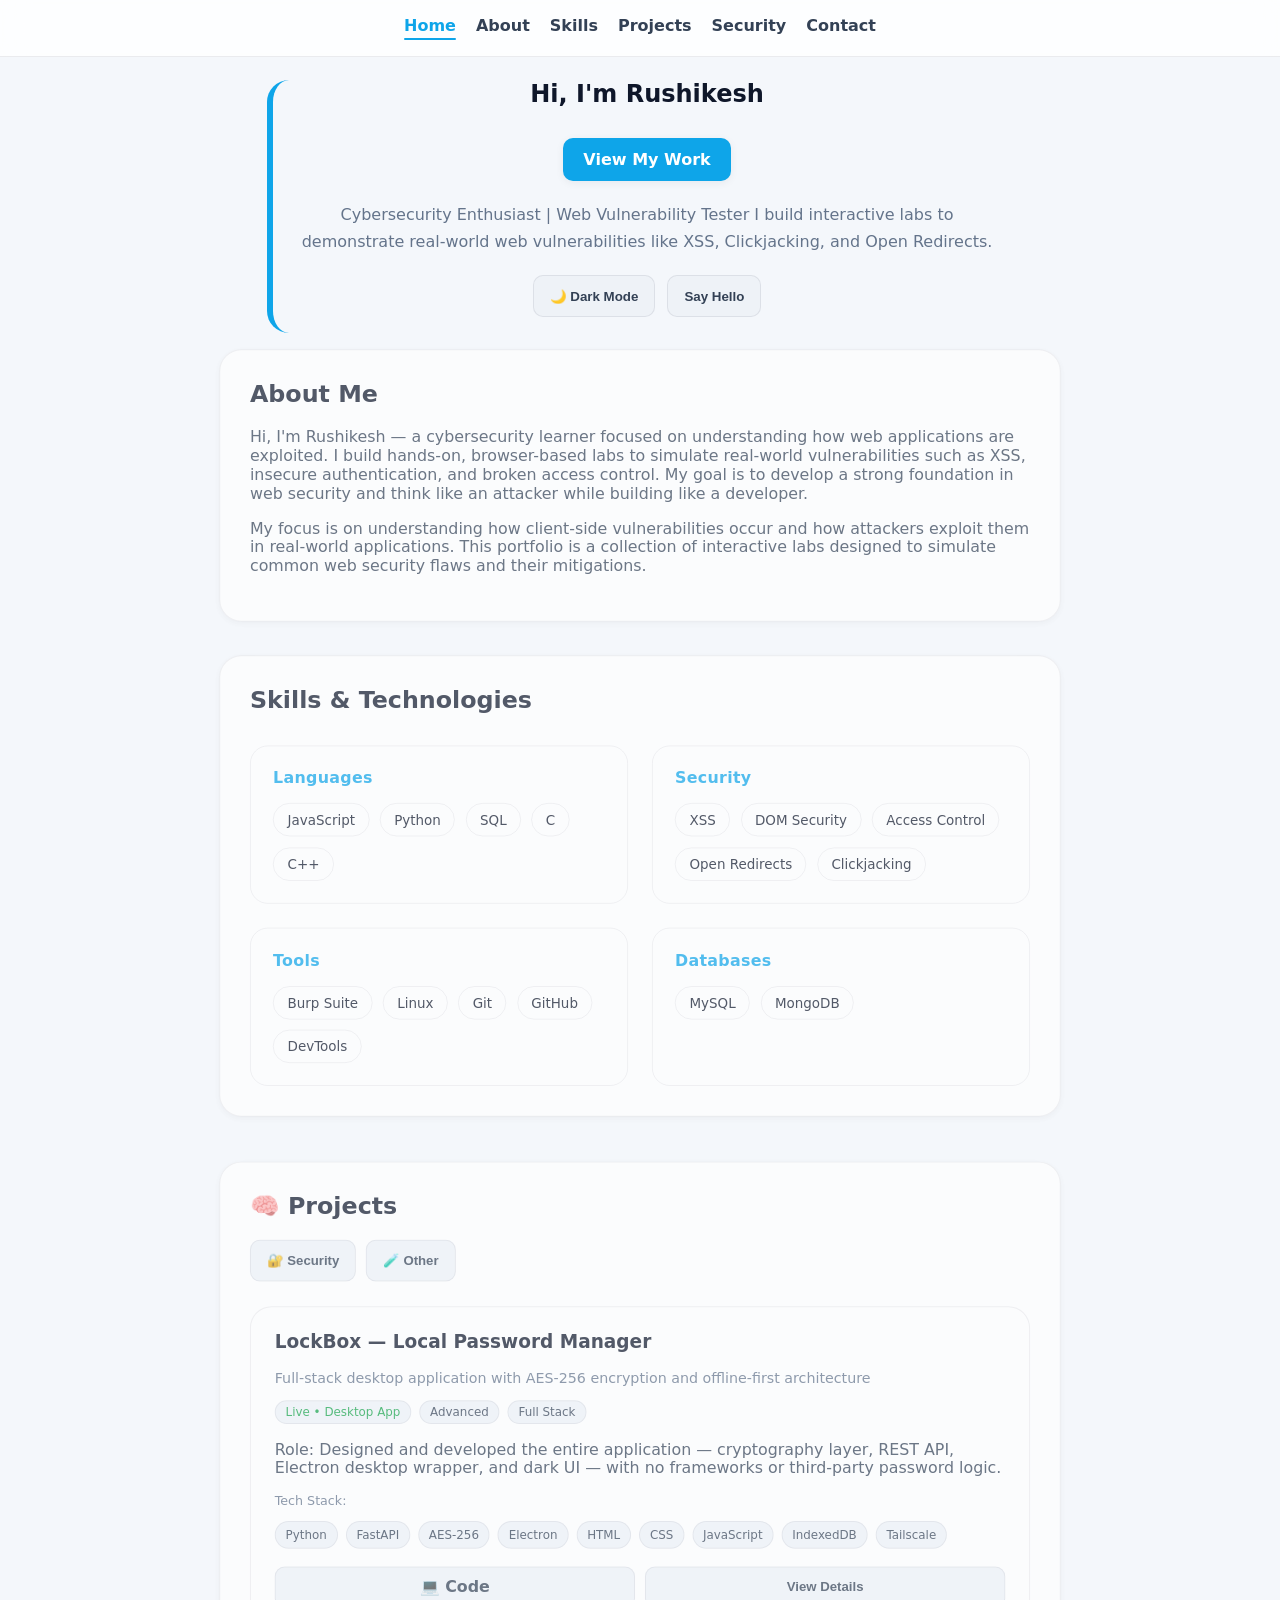
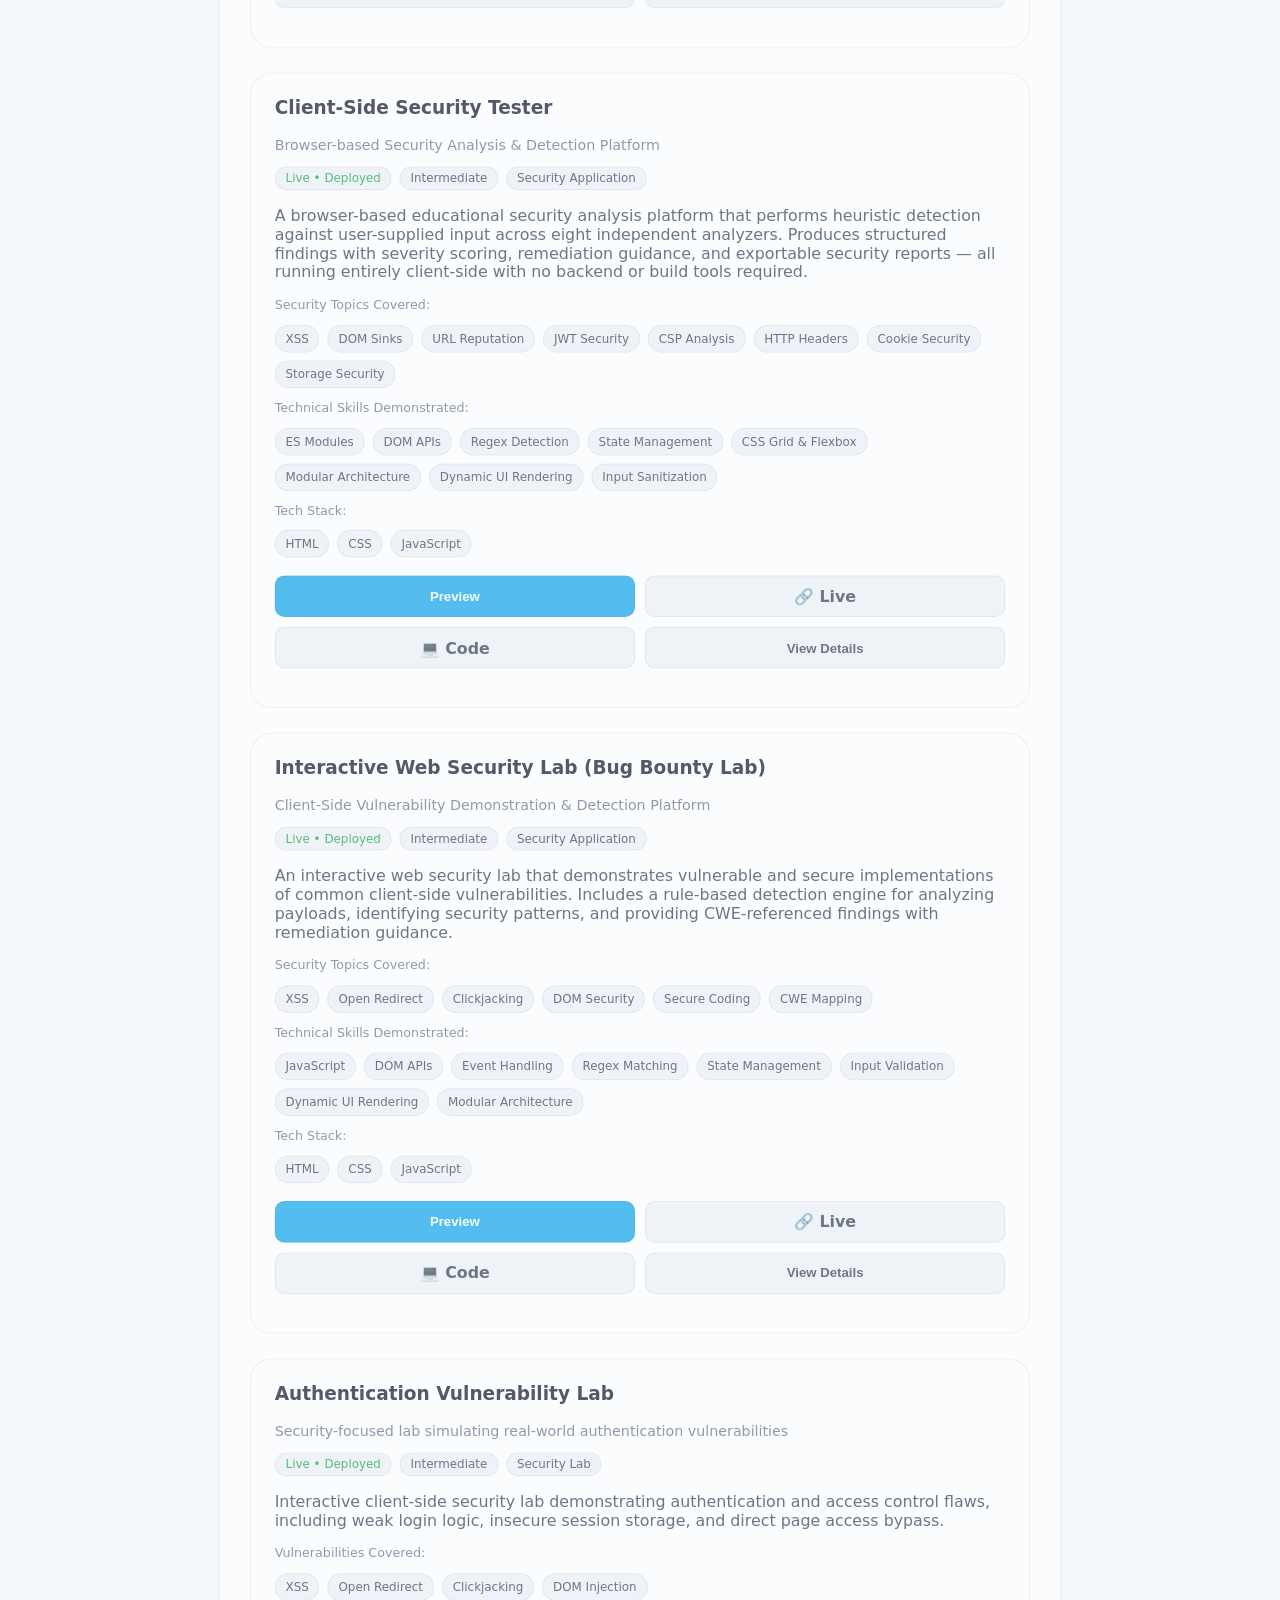
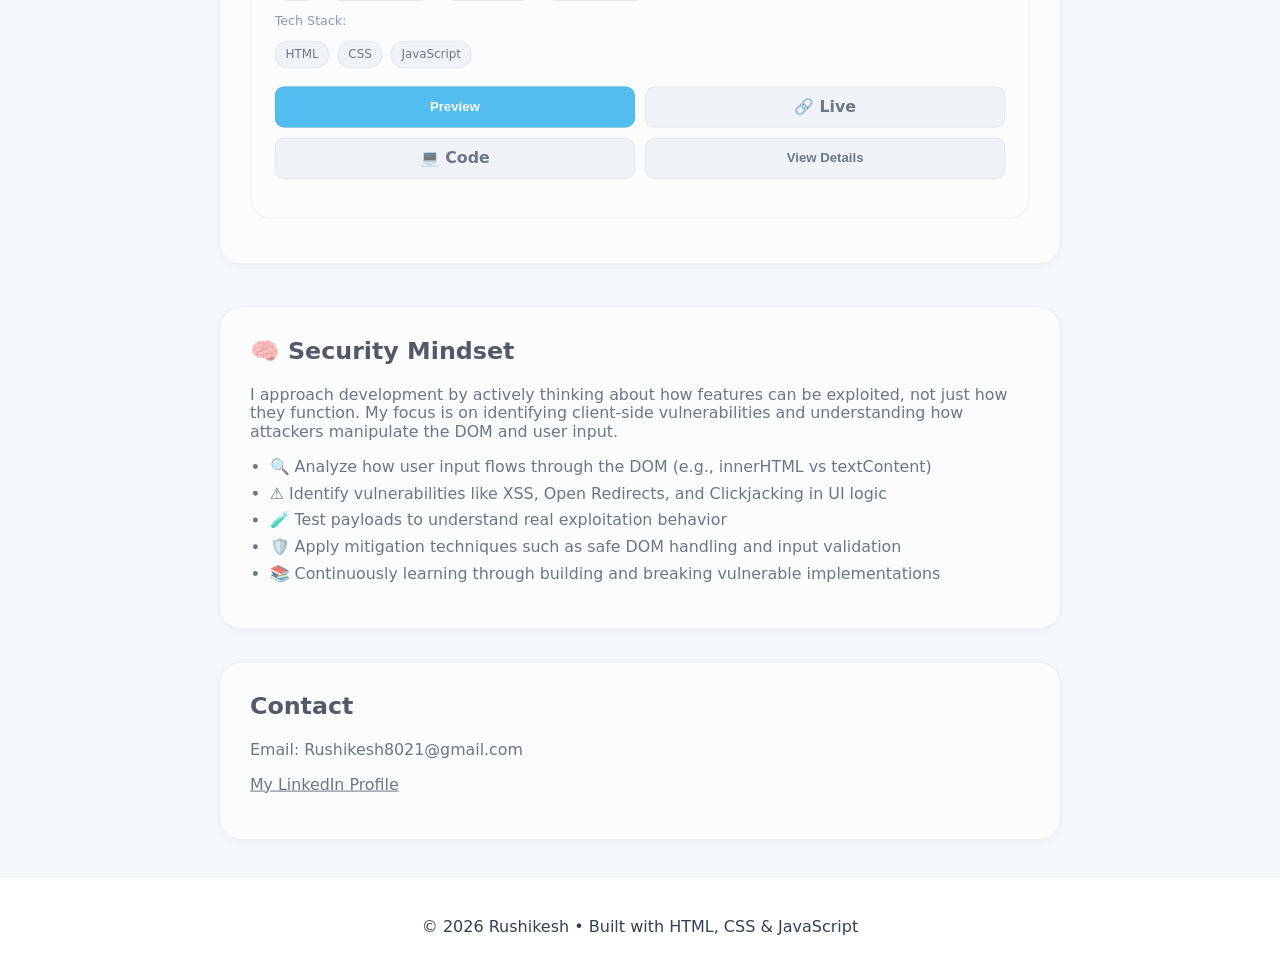
<file: index.html>
<!DOCTYPE html>
<html lang="en">
<head>
    <meta charset="UTF-8">
    <link rel="stylesheet" href="css/style.css">
    <meta name="viewport" content="width=device-width, initial-scale=1.0">
    <title>Rushikesh Portfolio</title>
</head>

<body>

    <div class="progress-bar"></div>

    <nav id="navbar">
        <a href="#hero">Home</a>
        <a href="#about">About</a>
        <a href="#skills">Skills</a>
        <a href="#projects">Projects</a>
        <a href="#security">Security</a>
        <a href="#contact">Contact</a>
    </nav>

    <main>

        <!-- Hero -->
        <section id="hero">
            <h1>Hi, I'm Rushikesh</h1>

            <a href="#projects" class="cta-btn">
                View My Work
            </a>

            <p class="hero-tagline">
                Cybersecurity Enthusiast | Web Vulnerability Tester
                I build interactive labs to demonstrate real-world web vulnerabilities
                like XSS, Clickjacking, and Open Redirects.
            </p>

            <div class="hero-actions">
                <button id="darkModeToggle">🌙 Dark Mode</button>
                <button id="helloBtn">Say Hello</button>
            </div>

            <p id="message"></p>
        </section>

        <!-- About -->
        <section id="about" class="section reveal">
            <div class="section-content">
                <h2>About Me</h2>
                <p>
                    Hi, I'm Rushikesh — a cybersecurity learner focused on understanding how web applications are exploited.
                    I build hands-on, browser-based labs to simulate real-world vulnerabilities such as XSS, insecure authentication, and broken access control.
                    My goal is to develop a strong foundation in web security and think like an attacker while building like a developer.
                </p>
                <p>
                    My focus is on understanding how client-side vulnerabilities occur
                    and how attackers exploit them in real-world applications.
                    This portfolio is a collection of interactive labs designed to simulate
                    common web security flaws and their mitigations.
                </p>
            </div>
        </section>

        <!-- Skills -->
        <section id="skills" class="section reveal">
            <div class="section-content">

                <h2>Skills & Technologies</h2>

                <div class="skills-grid">

                    <div class="skill-category">
                        <h3>Languages</h3>
                        <div class="skill-tags">
                            <span>JavaScript</span>
                            <span>Python</span>
                            <span>SQL</span>
                            <span>C</span>
                            <span>C++</span>
                        </div>
                    </div>

                    <div class="skill-category">
                        <h3>Security</h3>
                        <div class="skill-tags">
                            <span>XSS</span>
                            <span>DOM Security</span>
                            <span>Access Control</span>
                            <span>Open Redirects</span>
                            <span>Clickjacking</span>
                        </div>
                    </div>

                    <div class="skill-category">
                        <h3>Tools</h3>
                        <div class="skill-tags">
                            <span>Burp Suite</span>
                            <span>Linux</span>
                            <span>Git</span>
                            <span>GitHub</span>
                            <span>DevTools</span>
                        </div>
                    </div>

                    <div class="skill-category">
                        <h3>Databases</h3>
                        <div class="skill-tags">
                            <span>MySQL</span>
                            <span>MongoDB</span>
                        </div>
                    </div>

                </div>

            </div>
        </section>

        <!-- Projects -->
        <section id="projects" class="section reveal">
            <div class="section-content">
                <h2>🧠 Projects</h2>

                <div class="tabs">
                    <button class="tab-btn" data-tab="securityTab">🔐 Security</button>
                    <button class="tab-btn" data-tab="otherTab">🧪 Other</button>
                </div>
                
                <div id="securityTab" class="tab-content">

                    <div class="project-card">

                        <!-- 1. Title -->
                        <h3>LockBox — Local Password Manager</h3>
                        <p class="project-subtitle">
                            Full-stack desktop application with AES-256 encryption and offline-first architecture
                        </p>

                        <!-- 2. Meta (quick signals) -->
                        <div class="project-meta">
                            <span class="status live">Live • Desktop App</span>
                            <span class="complexity">Advanced</span>
                            <span class="type">Full Stack</span>
                        </div>

                        <!-- Description -->
                        <p class="project-role">
                            Role: Designed and developed the entire application — cryptography layer, REST API, Electron desktop wrapper, and dark UI — with no frameworks or third-party password logic.
                        </p>

                        <!-- 3. Tech stack -->
                        <p class="tech-label">Tech Stack:</p>
                        <div class="project-tech">
                            <span>Python</span>
                            <span>FastAPI</span>
                            <span>AES-256</span>
                            <span>Electron</span>
                            <span>HTML</span>
                            <span>CSS</span>
                            <span>JavaScript</span>
                            <span>IndexedDB</span>
                            <span>Tailscale</span>
                        </div>

                        <!-- 4. Actions (interaction) -->
                        <div class="project-actions">
                            <a href="https://github.com/Ronkiller18/lockbox" target="_blank" rel="noopener noreferrer" class="btn">
                            💻 Code
                            </a>
                            <button class="btn details-btn">View Details</button>
                        </div>

                        <!-- 5. Expandable details -->
                        <div class="project-details">

                            <!-- Features (proof of skill) -->
                            <ul class="project-features">
                                <li>AES-256 encrypted vault with PBKDF2 at 600,000 iterations</li>
                                <li>Zero-knowledge design — master password never stored anywhere</li>
                                <li>Native desktop app via Electron — auto-starts backend, system tray</li>
                                <li>Full offline read/write using IndexedDB as primary store</li>
                                <li>Manual sync between devices with last-write-wins conflict resolution</li>
                                <li>Password generator, strength indicator, and tag-based organisation</li>
                                <li>6 complete UI themes, profile with avatar, and master password change</li>
                                <li>55 automated tests across crypto, vault I/O, and API layers</li>
                            </ul>

                            <ul class="project-details-list">
                                <li>Built REST API with FastAPI — 10 endpoints including sync and re-encryption</li>
                                <li>Implemented atomic file writes — vault never corrupted on crash</li>
                                <li>Constant-time password comparison to prevent timing attacks</li>
                                <li>Service worker + PWA manifest for browser access on any device</li>
                                <li>Encrypted tunnel access via Tailscale WireGuard VPN</li>
                                <li><strong>Problem:</strong> Needed a password manager with no cloud dependency or subscription</li>
                                <li><strong>Solution:</strong> Built the entire stack from scratch — crypto, storage, API, and UI</li>
                            </ul>

                            <!-- Security -->
                            <div class="project-security">
                                <p class="tech-label">🔐 Security Notes</p>
                                <ul>
                                    <li>AES-256-CBC + HMAC-SHA256 via Python cryptography library (Fernet)</li>
                                    <li>PBKDF2-HMAC-SHA256 with 600,000 iterations for key derivation</li>
                                    <li>Session key lives only in server memory — never written to disk</li>
                                    <li>vault.enc excluded from version control via .gitignore</li>
                                    <li>Auto-lock clears session key and IndexedDB cache after inactivity</li>
                                    <li>All device traffic encrypted via Tailscale WireGuard tunnel</li>
                                </ul>
                            </div>

                            <!-- Note (thinking signal) -->
                            <p class="project-note">
                                Built as a daily-use tool — every decision prioritised security and reliability over convenience
                            </p>
                        </div>
                    </div>

                    <div class="project-card">

                        <!-- 1. Title -->
                        <h3>Client-Side Security Tester</h3>

                        <p class="project-subtitle">
                            Browser-based Security Analysis & Detection Platform
                        </p>

                        <!-- 2. Meta -->
                        <div class="project-meta">
                            <span class="status live">Live • Deployed</span>
                            <span class="complexity">Intermediate</span>
                            <span class="type">Security Application</span>
                        </div>

                        <!-- Description -->
                        <p class="project-desc">
                            A browser-based educational security analysis platform that performs
                            heuristic detection against user-supplied input across eight independent
                            analyzers. Produces structured findings with severity scoring, remediation
                            guidance, and exportable security reports — all running entirely client-side
                            with no backend or build tools required.
                        </p>

                        <!-- Security Topics -->
                        <p class="tech-label">Security Topics Covered:</p>

                        <div class="project-tech">
                            <span>XSS</span>
                            <span>DOM Sinks</span>
                            <span>URL Reputation</span>
                            <span>JWT Security</span>
                            <span>CSP Analysis</span>
                            <span>HTTP Headers</span>
                            <span>Cookie Security</span>
                            <span>Storage Security</span>
                        </div>

                        <!-- Technical Skills -->
                        <p class="tech-label">Technical Skills Demonstrated:</p>

                        <div class="project-tech">
                            <span>ES Modules</span>
                            <span>DOM APIs</span>
                            <span>Regex Detection</span>
                            <span>State Management</span>
                            <span>CSS Grid & Flexbox</span>
                            <span>Modular Architecture</span>
                            <span>Dynamic UI Rendering</span>
                            <span>Input Sanitization</span>
                        </div>

                        <!-- Tech Stack -->
                        <p class="tech-label">Tech Stack:</p>

                        <div class="project-tech">
                            <span>HTML</span>
                            <span>CSS</span>
                            <span>JavaScript</span>
                        </div>

                        <!-- Actions -->
                        <div class="project-actions">

                            <button class="btn preview-btn" aria-label="Preview project" data-url="https://ronkiller18.github.io/portfolio/projects/security-tester/">
                                Preview
                            </button>

                            <a href="https://ronkiller18.github.io/portfolio/projects/security-tester/" target="_blank" rel="noopener noreferrer" class="btn">
                                🔗 Live
                            </a>

                            <a href="https://github.com/Ronkiller18/portfolio/tree/main/projects/security-tester" target="_blank" rel="noopener noreferrer" class="btn">
                                💻 Code
                            </a>

                            <button class="btn details-btn">
                                View Details
                            </button>

                        </div>

                        <!-- Expandable Details -->
                        <div class="project-details">

                            <!-- Features -->
                            <ul class="project-features">
                                <li>XSS detection — script tags, event handlers, javascript: URIs, and iframe injection</li>
                                <li>DOM sink analysis — flags innerHTML, eval(), document.write(), location.href, and insertAdjacentHTML</li>
                                <li>URL reputation — detects raw IP domains, excessive subdomains, brand impersonation, homograph characters, and encoded hostnames</li>
                                <li>JWT analyzer — decodes tokens and checks for alg:none, missing expiry, and sensitive payload data</li>
                                <li>CSP analyzer — flags unsafe-inline, unsafe-eval, wildcard sources, and missing frame-ancestors</li>
                                <li>Security header analysis — checks HSTS, X-Frame-Options, X-Content-Type-Options, Referrer-Policy, and Permissions-Policy</li>
                                <li>Cookie security — per-cookie checks for missing HttpOnly, Secure, SameSite, and SameSite=None without Secure</li>
                                <li>Storage security — scans JavaScript code for sensitive keys, JWT values, Bearer tokens, and eval() with storage data</li>
                            </ul>

                            <!-- Engineering Focus -->
                            <ul class="project-details-list">
                                <li>Modular ES Module architecture — each analyzer is a pure function returning a typed findings array</li>
                                <li>Centralised findings store with severity-based risk scoring (High +40, Medium +20, Low +10)</li>
                                <li>Live severity bar chart on every scan — no canvas, no library, pure CSS transition</li>
                                <li>Findings filter bar (All / High / Medium / Low) with per-severity colour states</li>
                                <li>Activity history with instant keyword search and match highlighting</li>
                                <li>JSON export and formatted HTML security report generation</li>
                                <li>Full documentation page with sticky sidebar TOC, copy-enabled code blocks, and scroll-tracked active links</li>
                                <li><strong>Problem:</strong> Adding new tools required touching dashboard.js to clear inputs on reset</li>
                                <li><strong>Solution:</strong> Reset callback registry — each tool registers its own clear function so the dashboard never knows input IDs</li>
                            </ul>

                            <!-- Security Breakdown -->
                            <div class="project-security">
                                <p class="tech-label">🔐 Security Breakdown</p>
                                <ul>
                                    <li><strong>Input Safety:</strong> All user input passes through escapeHTML() before any DOM insertion — no raw rendering anywhere in the codebase.</li>
                                    <li><strong>No Data Exfiltration:</strong> All analysis runs entirely in the browser — no network requests, no external APIs, no data ever leaves the page.</li>
                                    <li><strong>Scope Isolation:</strong> ES Module imports prevent global scope pollution and accidental cross-module state leaks.</li>
                                    <li><strong>Storage:</strong> The tool itself uses no localStorage or sessionStorage — ironic given it detects misuse of both.</li>
                                    <li><strong>External Links:</strong> All outbound links use rel="noopener noreferrer" to prevent tab-napping.</li>
                                </ul>
                            </div>

                            <!-- Project Note -->
                            <p class="project-note">
                                Detection logic is heuristic and educational — designed to demonstrate vulnerability patterns and detection techniques, not replace professional security tooling.
                            </p>

                        </div>
                    </div>
                    
                    <div class="project-card">

                        <!-- 1. Title -->
                        <h3>Interactive Web Security Lab (Bug Bounty Lab)</h3>

                        <p class="project-subtitle">
                            Client-Side Vulnerability Demonstration & Detection Platform
                        </p>

                        <!-- 2. Meta -->
                        <div class="project-meta">
                            <span class="status live">Live • Deployed</span>
                            <span class="complexity">Intermediate</span>
                            <span class="type">Security Application</span>
                        </div>

                        <!-- Description -->
                        <p class="project-desc">
                            An interactive web security lab that demonstrates vulnerable and secure
                            implementations of common client-side vulnerabilities. Includes a
                            rule-based detection engine for analyzing payloads, identifying security
                            patterns, and providing CWE-referenced findings with remediation guidance.
                        </p>

                        <!-- Vulnerabilities -->
                        <p class="tech-label">Security Topics Covered:</p>

                        <div class="project-tech">
                            <span>XSS</span>
                            <span>Open Redirect</span>
                            <span>Clickjacking</span>
                            <span>DOM Security</span>
                            <span>Secure Coding</span>
                            <span>CWE Mapping</span>
                        </div>

                        <!-- Technical Skills -->
                        <p class="tech-label">Technical Skills Demonstrated:</p>

                        <div class="project-tech">
                            <span>JavaScript</span>
                            <span>DOM APIs</span>
                            <span>Event Handling</span>
                            <span>Regex Matching</span>
                            <span>State Management</span>
                            <span>Input Validation</span>
                            <span>Dynamic UI Rendering</span>
                            <span>Modular Architecture</span>
                        </div>

                        <!-- Tech Stack -->
                        <p class="tech-label">Tech Stack:</p>

                        <div class="project-tech">
                            <span>HTML</span>
                            <span>CSS</span>
                            <span>JavaScript</span>
                        </div>

                        <!-- Actions -->
                        <div class="project-actions">

                            <button class="btn preview-btn" aria-label="Preview project" data-url="https://ronkiller18.github.io/portfolio/projects/bug-bounty-lab">
                                Preview
                            </button>

                            <a href="https://ronkiller18.github.io/portfolio/projects/bug-bounty-lab" target="_blank" rel="noopener noreferrer" class="btn">
                                🔗 Live
                            </a>

                            <a href="https://github.com/Ronkiller18/portfolio/tree/main/projects/bug-bounty-lab" target="_blank" rel="noopener noreferrer" class="btn">
                                💻 Code
                            </a>

                            <button class="btn details-btn">
                                View Details
                            </button>

                        </div>

                        <!-- Expandable Details -->
                        <div class="project-details">

                            <!-- Features -->
                            <ul class="project-features">
                                <li>Stored XSS demonstration using vulnerable innerHTML rendering</li>
                                <li>Secure XSS implementation using safe DOM text rendering</li>
                                <li>Open Redirect vulnerability and whitelist-based mitigation</li>
                                <li>Clickjacking attack simulation with secure alternative workflow</li>
                                <li>Rule-based payload analysis engine using regex detection</li>
                                <li>Security findings mapped to CWE references</li>
                                <li>Attack explanations, remediation guidance, and educational breakdowns</li>
                                <li>Scan history tracking and dynamic vulnerability reporting</li>
                            </ul>

                            <!-- Engineering Focus -->
                            <ul class="project-details-list">
                                <li>Built modular JavaScript architecture across multiple feature modules</li>
                                <li>Implemented dynamic DOM generation and interactive UI rendering</li>
                                <li>Developed reusable detection rules for payload classification</li>
                                <li>Applied client-side input validation and URL parsing techniques</li>
                                <li>Managed application state for comments, scans, findings, and history</li>
                                <li>Designed educational security workflows for learning and experimentation</li>
                            </ul>

                            <!-- Security Notes -->
                            <div class="project-security">
                                <p class="tech-label">🔐 Security Breakdown</p>
                                <ul>
                                    <li><strong>XSS:</strong>Demonstrates how unsafe HTML rendering can lead to arbitrary JavaScript execution.</li>
                                    <li><strong>Open Redirect:</strong>Shows how unvalidated redirects can facilitate phishing attacks and user deception.</li>
                                    <li><strong>Clickjacking:</strong>Simulates hidden UI interactions that can trigger unintended user actions.</li>
                                    <li><strong>Detection Engine:</strong>Identifies suspicious payload patterns using regex-based analysis and CWE classification.</li>
                                    <li><strong>Mitigations:</strong> Demonstrates secure DOM handling, URL validation, safer rendering techniques, and defensive coding practices.</li>
                                </ul>
                            </div>

                            <!-- Project Note -->
                            <p class="project-note">
                                Actively expanding with additional security labs, detection capabilities, and authentication-focused exercises.
                            </p>

                        </div>
                    </div>

                    <div class="project-card">

                        <!-- 1. Title -->
                        <h3>Authentication Vulnerability Lab</h3>
                        <p class="project-subtitle">
                            Security-focused lab simulating real-world authentication vulnerabilities
                        </p>

                        <!-- 2. Meta (quick signals) -->
                        <div class="project-meta">
                            <span class="status live">Live • Deployed</span>
                            <span class="complexity">Intermediate</span>
                            <span class="type">Security Lab</span>
                        </div>

                        <!-- Description -->
                        <p class="project-desc">
                            Interactive client-side security lab demonstrating authentication and access control flaws,
                            including weak login logic, insecure session storage, and direct page access bypass.
                        </p>

                        <!-- 3. Tech stack -->
                        <p class="tech-label">Vulnerabilities Covered:</p>
                        <div class="project-tech">
                            <span>XSS</span>
                            <span>Open Redirect</span>
                            <span>Clickjacking</span>
                            <span>DOM Injection</span>
                        </div>
                        
                        <p class="tech-label">Tech Stack:</p> 
                        <div class="project-tech">
                            <span>HTML</span>
                            <span>CSS</span>
                            <span>JavaScript</span>
                        </div>

                        <!-- 4. Actions (interaction) -->
                        <div class="project-actions">
                            <button class="btn preview-btn" aria-label="Preview project" data-url="https://ronkiller18.github.io/portfolio/projects/auth-lab">
                             Preview
                            </button>
                            <a href="https://ronkiller18.github.io/portfolio/projects/auth-lab/index.html" target="_blank" rel="noopener noreferrer" class="btn">
                            🔗 Live
                            </a>
                            <a href="https://github.com/Ronkiller18/portfolio/tree/main/projects/auth-lab" target="_blank" rel="noopener noreferrer" class="btn">
                            💻 Code
                            </a>
                            <button class="btn details-btn">View Details</button>
                        </div>

                        <!-- 5. Expandable details -->
                        <div class="project-details">

                            <!-- Features (proof of skill) -->
                            <ul class="project-features">
                                <li><strong>Weak Authentication:</strong> Login validation handled entirely on client-side → bypassable via DevTools</li>
                                <li><strong>Session Manipulation:</strong> Authentication state stored in localStorage → can be modified manually</li>
                                <li><strong>Broken Access Control:</strong> Direct access to protected pages without validation</li>
                                <li><strong>Exploitation:</strong> Demonstrated bypass using browser console and URL access</li>
                            </ul>

                            <ul class="project-details-list">
                                <li>Analyzing DOM-based vulnerabilities</li>
                                <li>Crafting and testing attack payloads</li>
                                <li>Understanding exploitation flow and mitigation techniques</li>
                            </ul>

                            <!-- Security Notes -->
                            <div class="project-security">
                                <p class="tech-label">🔐 Security Notes</p>
                                <ul>
                                    <li>Client-side authentication is inherently insecure</li>
                                    <li>localStorage should not be used for sensitive session control</li>
                                    <li>Proper access control must be enforced on the server</li>
                                    <li>This project intentionally demonstrates insecure patterns for learning</li>
                                </ul>
                            </div>

                            <!-- Note (thinking signal) -->
                            <p class="project-note">
                                Currently under development🐇
                            </p>
                        </div>
                    </div>
                </div>                    

                <div id="otherTab" class="tab-content" style="display: none;">

                    <div class="project-card">

                        <!-- 1. Title -->
                        <h3>Portfolio Website</h3>
                        <p class="project-subtitle">
                            Frontend-focused project with real-world UI patterns
                        </p>

                        <!-- 2. Meta (quick signals) -->
                        <div class="project-meta">
                            <span class="status live">Live • Deployed</span>
                            <span class="complexity">Intermediate</span>
                            <span class="type">Frontend</span>
                        </div>

                        <!-- Description -->
                        <p class="project-role">
                            Role: Designed and developed the full frontend, focusing on performance, responsiveness, and interaction design.
                        </p>

                        <!-- 3. Tech stack -->
                        <p class="tech-label">Tech Stack:</p>
                        <div class="project-tech">
                            <span>HTML</span>
                            <span>CSS</span>
                            <span>JavaScript</span>
                        </div>

                        <!-- 4. Actions (interaction) -->
                        <div class="project-actions">
                            <button class="btn preview-btn" aria-label="Preview project" data-url="https://ronkiller18.github.io/portfolio/">
                             Preview
                            </button>
                            <a href="https://ronkiller18.github.io/portfolio/" target="_blank" rel="noopener noreferrer" class="btn">
                            🔗 Live
                            </a>
                            <a href="https://github.com/Ronkiller18/portfolio" target="_blank" rel="noopener noreferrer" class="btn">
                            💻 Code
                            </a>
                            <button class="btn details-btn">View Details</button>
                        </div>

                        <!-- 5. Expandable details -->
                        <div class="project-details">

                            <!-- Features (proof of skill) -->
                            <ul class="project-features">
                                <li>IntersectionObserver-based animations</li>
                                <li>Responsive layout with Flexbox</li>
                                <li>Dynamic modal preview system</li>
                            </ul>

                            <ul class="project-details-list">
                                <li>Built responsive layout using CSS Grid and Flexbox</li>
                                <li>Implemented dark mode toggle using classList</li>
                                <li>Added scroll reveal animations using IntersectionObserver</li>
                                <li>Optimized layout for mobile devices</li>
                                <li><strong>Problem:</strong> Needed a clean way to present projects professionally</li>
                                <li><strong>Solution:</strong> Built a modular, responsive UI with reusable components</li>
                            </ul>

                            <!-- Security -->
                            <div class="project-security">
                                <p class="tech-label">🔐 Security Notes</p>
                                <ul>
                                    <li>Static content reduces attack surface</li>
                                    <li>No user input stored or processed</li>
                                    <li>External links handled safely</li>
                                    <li>Future scope: apply Content Security Policy (CSP)</li>
                                </ul>
                            </div>

                            <!-- Note (thinking signal) -->
                            <p class="project-note">
                                Focused on performance and clean DOM structure
                            </p>                        
                        </div>
                    </div>               

                    <div class="project-card">

                        <!-- 1. Title -->
                        <h3>Game Application</h3>
                        <p class="project-subtitle">
                            Frontend-focused project with real-world UI patterns
                        </p>

                        <!-- 2. Meta (quick signals) -->
                        <div class="project-meta">
                            <span class="status live">Live • Deployed</span>
                            <span class="complexity">Intermediate</span>
                            <span class="type">Frontend</span>
                        </div>

                        <!-- Description -->
                        <p class="project-desc">
                            A lightweight offline browser game focused on simple mechanics and performance.
                        </p>

                        <!-- 3. Tech stack -->
                        <p class="tech-label">Tech Stack:</p> 
                        <div class="project-tech">
                            <span>HTML</span>
                            <span>CSS</span>
                            <span>JavaScript</span>
                        </div>

                        <!-- 4. Actions (interaction) -->
                        <div class="project-actions">
                            <button class="btn preview-btn" aria-label="Preview project" data-url="https://ronkiller18.github.io/portfolio/">
                             Preview
                            </button>
                            <a href="https://ronkiller18.github.io/portfolio/" target="_blank" rel="noopener noreferrer" class="btn">
                            🔗 Live
                            </a>
                            <a href="https://github.com/Ronkiller18/portfolio" target="_blank" rel="noopener noreferrer" class="btn">
                            💻 Code
                            </a>
                            <button class="btn details-btn">View Details</button>
                        </div>

                        <!-- 5. Expandable details -->
                        <div class="project-details">

                            <!-- Features (proof of skill) -->
                            <ul class="project-features">
                                <li>IntersectionObserver-based animations</li>
                                <li>Responsive layout with Flexbox</li>
                                <li>Dynamic modal preview system</li>
                            </ul>

                            <ul class="project-details-list">
                                <li>Designing basic game mechanics using JavaScript</li>
                                <li>Handling user input and game state</li>
                                <li>Optimizing for smooth performance on low-end devices</li>
                            </ul>

                            <!-- Security Notes -->
                            <div class="project-security">
                                <p class="tech-label">🔐 Security Notes</p>
                                <ul>
                                    <li>Runs fully client-side with no sensitive data exposure</li>
                                    <li>No authentication system → eliminates account-based risks</li>
                                    <li>Controlled input handling (no arbitrary code execution)</li>
                                    <li>Future scope: secure score storage and validation</li>
                                </ul>
                            </div>

                            <!-- Note (thinking signal) -->
                            <p class="project-note">
                                Currently under development🐇
                            </p>
                        </div>
                    </div>
                </div>    
            </div>
        </section>

        <!-- Security -->
        <section id="security" class="section reveal">
            <h2>🧠 Security Mindset</h2>

            <p>
                I approach development by actively thinking about how features can be exploited,
                not just how they function. My focus is on identifying client-side vulnerabilities
                and understanding how attackers manipulate the DOM and user input.
            </p>

            <ul class="security-points">
                <li>🔍 Analyze how user input flows through the DOM (e.g., innerHTML vs textContent)</li>
                <li>⚠️ Identify vulnerabilities like XSS, Open Redirects, and Clickjacking in UI logic</li>
                <li>🧪 Test payloads to understand real exploitation behavior</li>
                <li>🛡️ Apply mitigation techniques such as safe DOM handling and input validation</li>
                <li>📚 Continuously learning through building and breaking vulnerable implementations</li>
            </ul>
        </section>

        <!-- Contact -->
        <section id="contact" class="section reveal">
            <div class="section-content">
                <h2>Contact</h2>
                <p>Email: Rushikesh8021@gmail.com</p>
                <p>
                    <a href="https://www.linkedin.com/in/iamrushikeshpatil/" target="_blank" rel="noopener noreferrer">
                        My LinkedIn Profile
                    </a>
                </p>
            </div>
        </section>

    </main>

    <footer>
        <p>© 2026 Rushikesh • Built with HTML, CSS & JavaScript</p>
    </footer>

    <div id="previewModal" class="preview-modal" role="dialog" aria-modal="true" aria-hidden="true">
        <div class="preview-overlay"></div>

        <div class="preview-content">
            <button class="preview-close" aria-label="Close preview">&times;</button>

            <p class="preview-hint">Press ESC to close</p>

            <div class="preview-loader" id="previewLoader">
                <div class="spinner"></div>
                <p>Loading preview…</p>
                <small>If it takes too long, the site may block embedding</small>
            </div>

            <div class="preview-fallback hidden" id="previewFallback">
                <p>Preview not available</p>
                <a id="openLiveLink" target="_blank">Open Live Site ↗</a>
            </div>

            <iframe id="previewFrame" src="" loading="lazy"></iframe>
        </div>
    </div>

    <script src="js/script.js"></script>
</body>
</html>
</file>
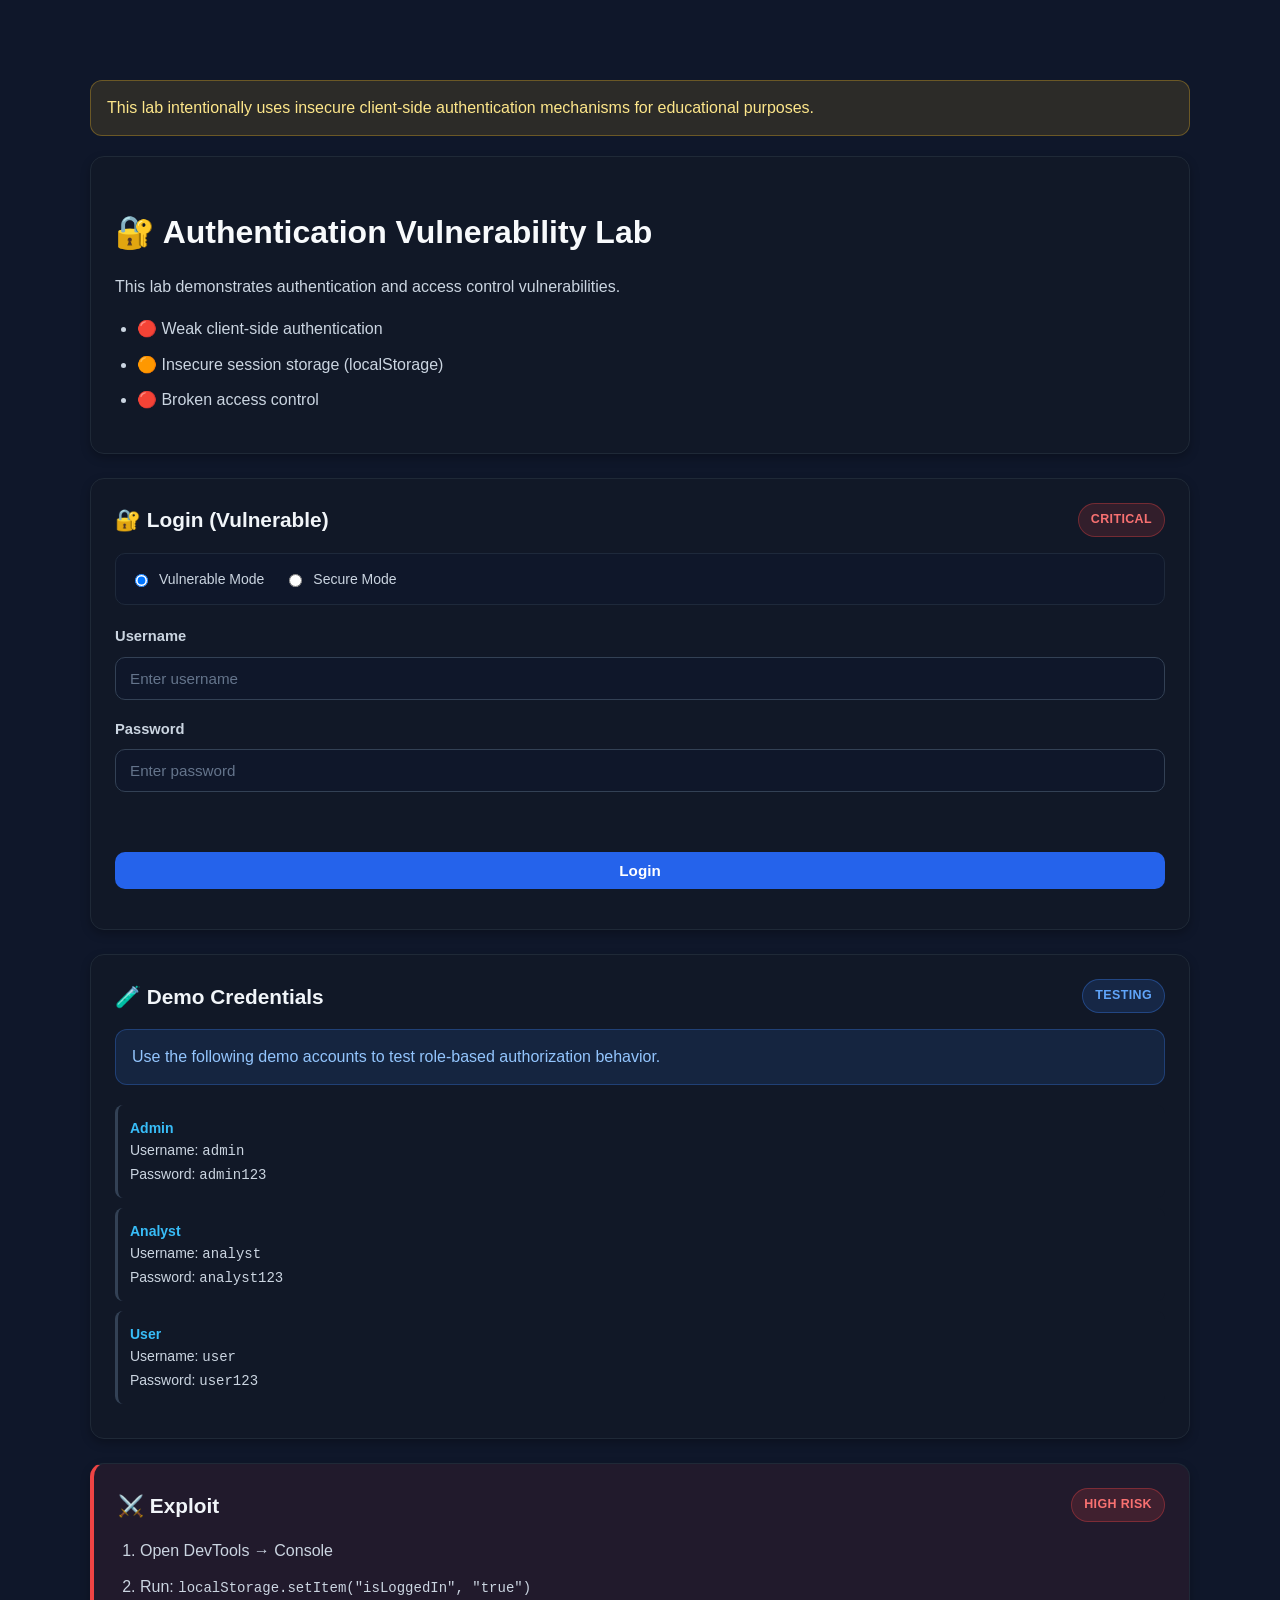
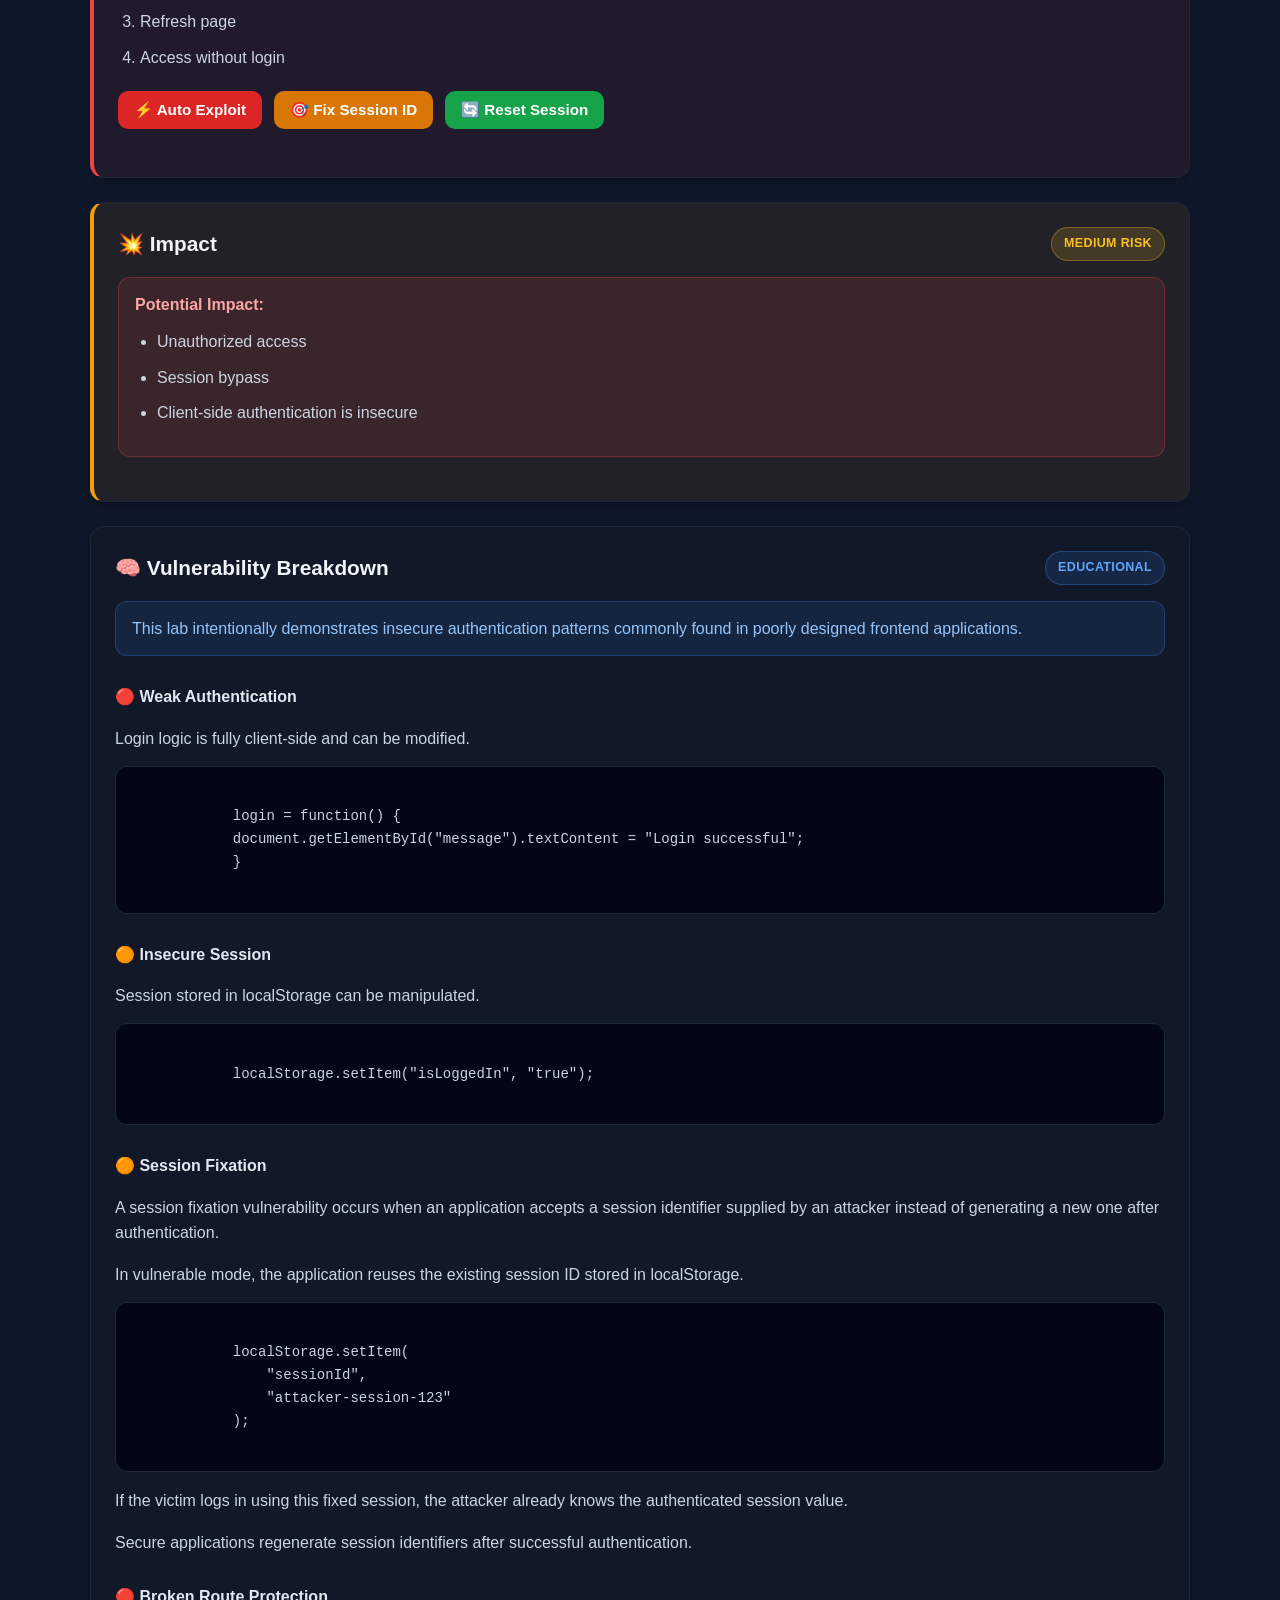
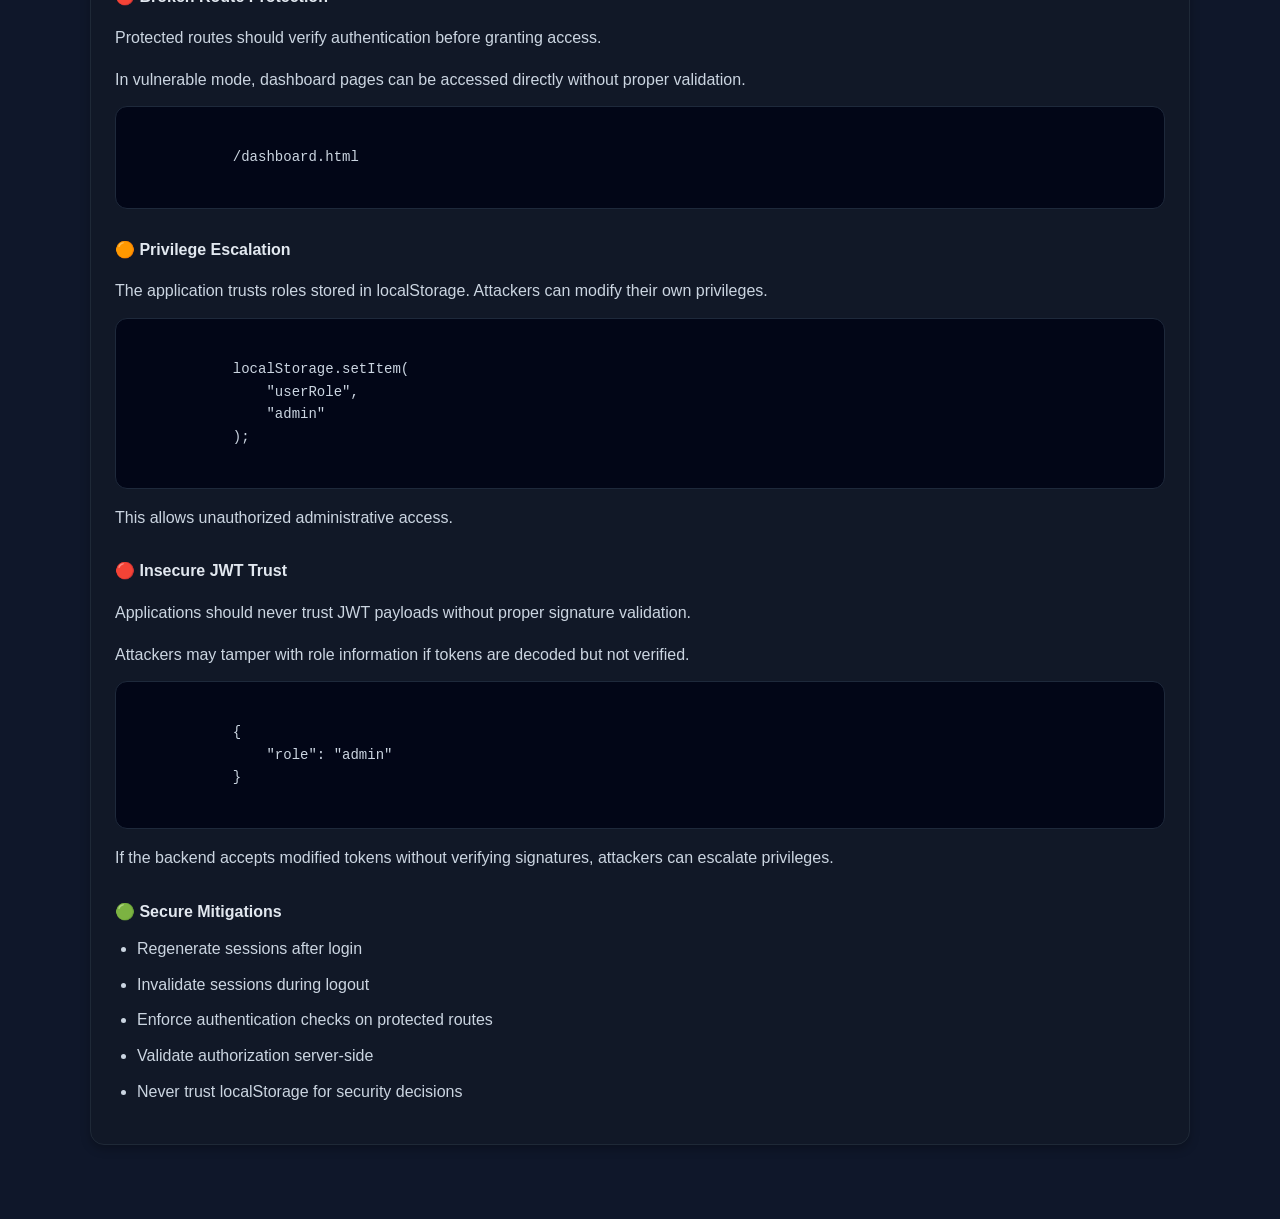
<file: projects/auth-lab/index.html>
<!DOCTYPE html>
<html lang="en">
<head>
    <meta charset="UTF-8">
    <title>Auth Lab - Login</title>
    <link rel="stylesheet" href="css/style.css">
</head>
<body>
    <div class="page-container">

        <div class="alert alert-warning">
            This lab intentionally uses insecure client-side
            authentication mechanisms for educational purposes.
        </div>

        <!-- INTRO -->
        <section class="lab-intro security-card ">
            <h1>🔐 Authentication Vulnerability Lab</h1>

            <p>
                This lab demonstrates authentication and access control vulnerabilities.
            </p>

            <ul>
                <li>🔴 Weak client-side authentication</li>
                <li>🟠 Insecure session storage (localStorage)</li>
                <li>🔴 Broken access control</li>
            </ul>
        </section>

        <!--Login-->
        <section class="lab-section security-card auth-card">

            <div class="section-header">
                <h2>🔐 Login (Vulnerable)</h2>

                <span class="severity-badge critical">
                    Critical
                </span>
            </div>

            <div class="security-mode-selector">

                <label>
                    <input
                        type="radio"
                        name="sessionMode"
                        value="vulnerable"
                        checked
                    >
                    Vulnerable Mode
                </label>

                <label>
                    <input
                        type="radio"
                        name="sessionMode"
                        value="secure"
                    >
                    Secure Mode
                </label>

            </div>

            <form id="loginForm" class="auth-form">

                <div class="form-group">
                    <label for="username">Username</label>

                    <input
                        type="text"
                        id="username"
                        name="username"
                        placeholder="Enter username"
                        autocomplete="off"
                    >
                </div>

                <div class="form-group">
                    <label for="password">Password</label>

                    <input
                        type="password"
                        id="password"
                        name="password"
                        placeholder="Enter password"
                    >

                    <div id="passwordStrength"></div>

                    <ul id="passwordFeedback"></ul>
                </div>

                <button type="submit" class="btn btn-primary">
                    Login
                </button>

            </form>

            <p id="message" class="status-message"></p>
            <p id="lockoutMessage" class="lockout-message"></p>

        </section>
        
        <!-- DEMO CREDENTIALS -->
        <section class="lab-section security-card">

            <div class="section-header">

                <h2>🧪 Demo Credentials</h2>

                <span class="severity-badge info">
                    Testing
                </span>

            </div>

            <div class="alert alert-info">

                Use the following demo accounts to test
                role-based authorization behavior.

            </div>

            <div class="timeline-list">

                <li>
                    <strong>Admin</strong><br>
                    Username: <code>admin</code><br>
                    Password: <code>admin123</code>
                </li>

                <li>
                    <strong>Analyst</strong><br>
                    Username: <code>analyst</code><br>
                    Password: <code>analyst123</code>
                </li>

                <li>
                    <strong>User</strong><br>
                    Username: <code>user</code><br>
                    Password: <code>user123</code>
                </li>

            </div>

        </section>

        <!-- EXPLOIT SECTION -->
        <section class="lab-section security-card exploit-box">

            <div class="section-header">

                <h2>⚔️ Exploit</h2>

                <span class="severity-badge high">
                    High Risk
                </span>

            </div>

            <ol>
                <li>Open DevTools → Console</li>
                <li>Run:
                    <code>localStorage.setItem("isLoggedIn", "true")</code>
                </li>
                <li>Refresh page</li>
                <li>Access without login</li>
            </ol>

            <div class="action-row">
                <button id="autoExploitBtn" class="btn btn-danger">⚡ Auto Exploit</button>
                <button id="fixateSessionBtn" class="btn btn-warning">🎯 Fix Session ID</button>
                <button id="resetExploitBtn" class="btn btn-success">🔄 Reset Session</button>
            </div>

        </section>

        <!-- IMPACT -->
        <section class="lab-section security-card exploit-impact">

            <div class="section-header">

                <h2>💥 Impact</h2>

                <span class="severity-badge medium">
                    Medium Risk
                </span>

            </div>
            <div class="alert alert-danger">

                <strong>Potential Impact:</strong>

                <ul>
                    <li>Unauthorized access</li>
                    <li>Session bypass</li>
                    <li>Client-side authentication is insecure</li>
                </ul>

            </div>
        </section>

        <!-- BREAKDOWN -->
        <section class="lab-section security-card">

            <div class="section-header">

                <h2>🧠 Vulnerability Breakdown</h2>

                <span class="severity-badge info">
                    Educational
                </span>

            </div>

            <div class="alert alert-info">

                This lab intentionally demonstrates insecure authentication patterns
                commonly found in poorly designed frontend applications.

            </div>

            <h3>🔴 Weak Authentication</h3>
            <p>Login logic is fully client-side and can be modified.</p>

            <pre><code>
            login = function() {
            document.getElementById("message").textContent = "Login successful";
            }
            </code></pre>

            <h3>🟠 Insecure Session</h3>
            <p>Session stored in localStorage can be manipulated.</p>

            <pre><code>
            localStorage.setItem("isLoggedIn", "true");
            </code></pre>

            <h3>🟠 Session Fixation</h3>
            <p>
            A session fixation vulnerability occurs when an application
            accepts a session identifier supplied by an attacker instead
            of generating a new one after authentication.
            </p>

            <p>
            In vulnerable mode, the application reuses the existing
            session ID stored in localStorage.
            </p>

            <pre><code>
            localStorage.setItem(
                "sessionId",
                "attacker-session-123"
            );
            </code></pre>

            <p>
            If the victim logs in using this fixed session,
            the attacker already knows the authenticated session value.
            </p>

            <p>
            Secure applications regenerate session identifiers
            after successful authentication.
            </p>            

            <h3>🔴 Broken Route Protection</h3>

            <p>
            Protected routes should verify authentication
            before granting access.
            </p>

            <p>
            In vulnerable mode, dashboard pages can be
            accessed directly without proper validation.
            </p>

            <pre><code>
            /dashboard.html
            </code></pre>

            <h3>🟠 Privilege Escalation</h3>

            <p>
            The application trusts roles stored in localStorage.
            Attackers can modify their own privileges.
            </p>

            <pre><code>
            localStorage.setItem(
                "userRole",
                "admin"
            );
            </code></pre>

            <p>
            This allows unauthorized administrative access.
            </p>

            <h3>🔴 Insecure JWT Trust</h3>

            <p>
            Applications should never trust JWT payloads
            without proper signature validation.
            </p>

            <p>
            Attackers may tamper with role information
            if tokens are decoded but not verified.
            </p>

            <pre><code>
            {
                "role": "admin"
            }
            </code></pre>

            <p>
            If the backend accepts modified tokens
            without verifying signatures,
            attackers can escalate privileges.
            </p>

            <h3>🟢 Secure Mitigations</h3>

            <ul>
                <li>Regenerate sessions after login</li>
                <li>Invalidate sessions during logout</li>
                <li>Enforce authentication checks on protected routes</li>
                <li>Validate authorization server-side</li>
                <li>Never trust localStorage for security decisions</li>
            </ul>

        </section>

        <script type="module" src="./js/auth/app.js"></script>

    </div>
</body>
</html>
</file>
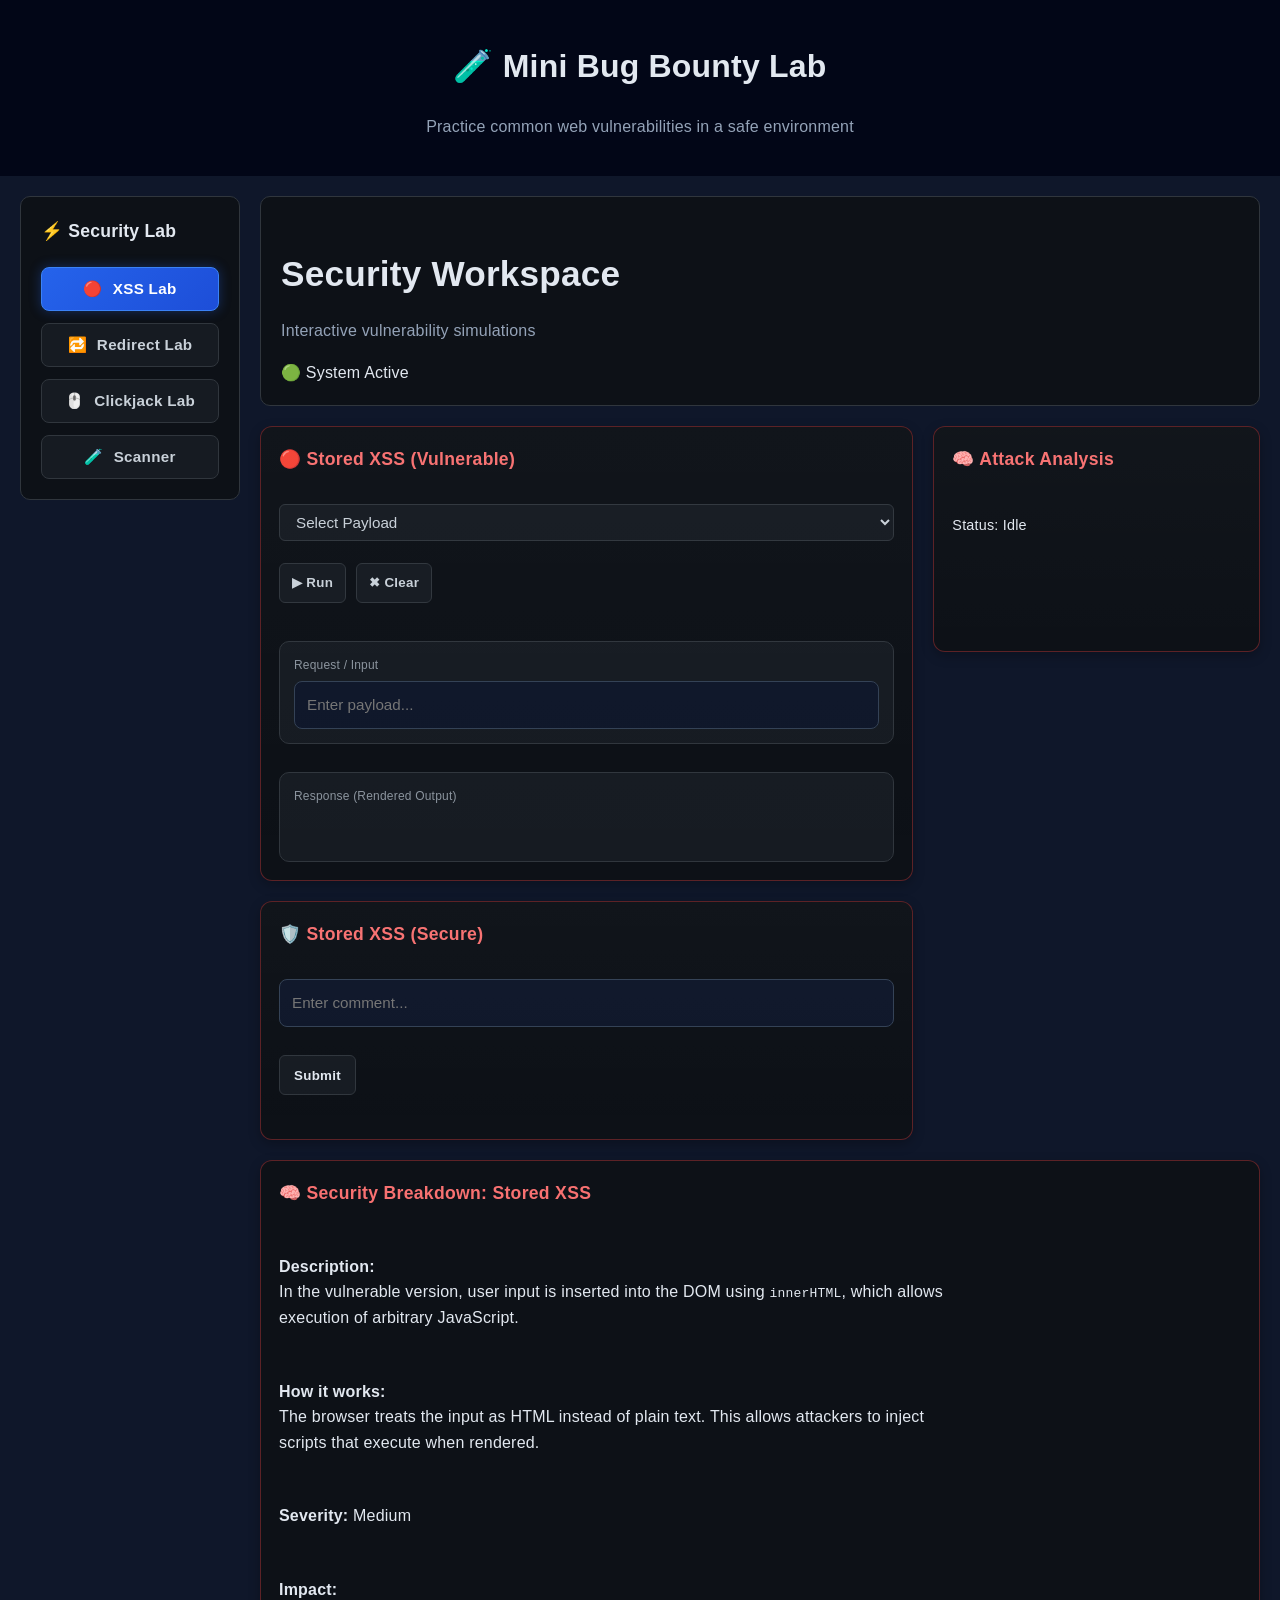
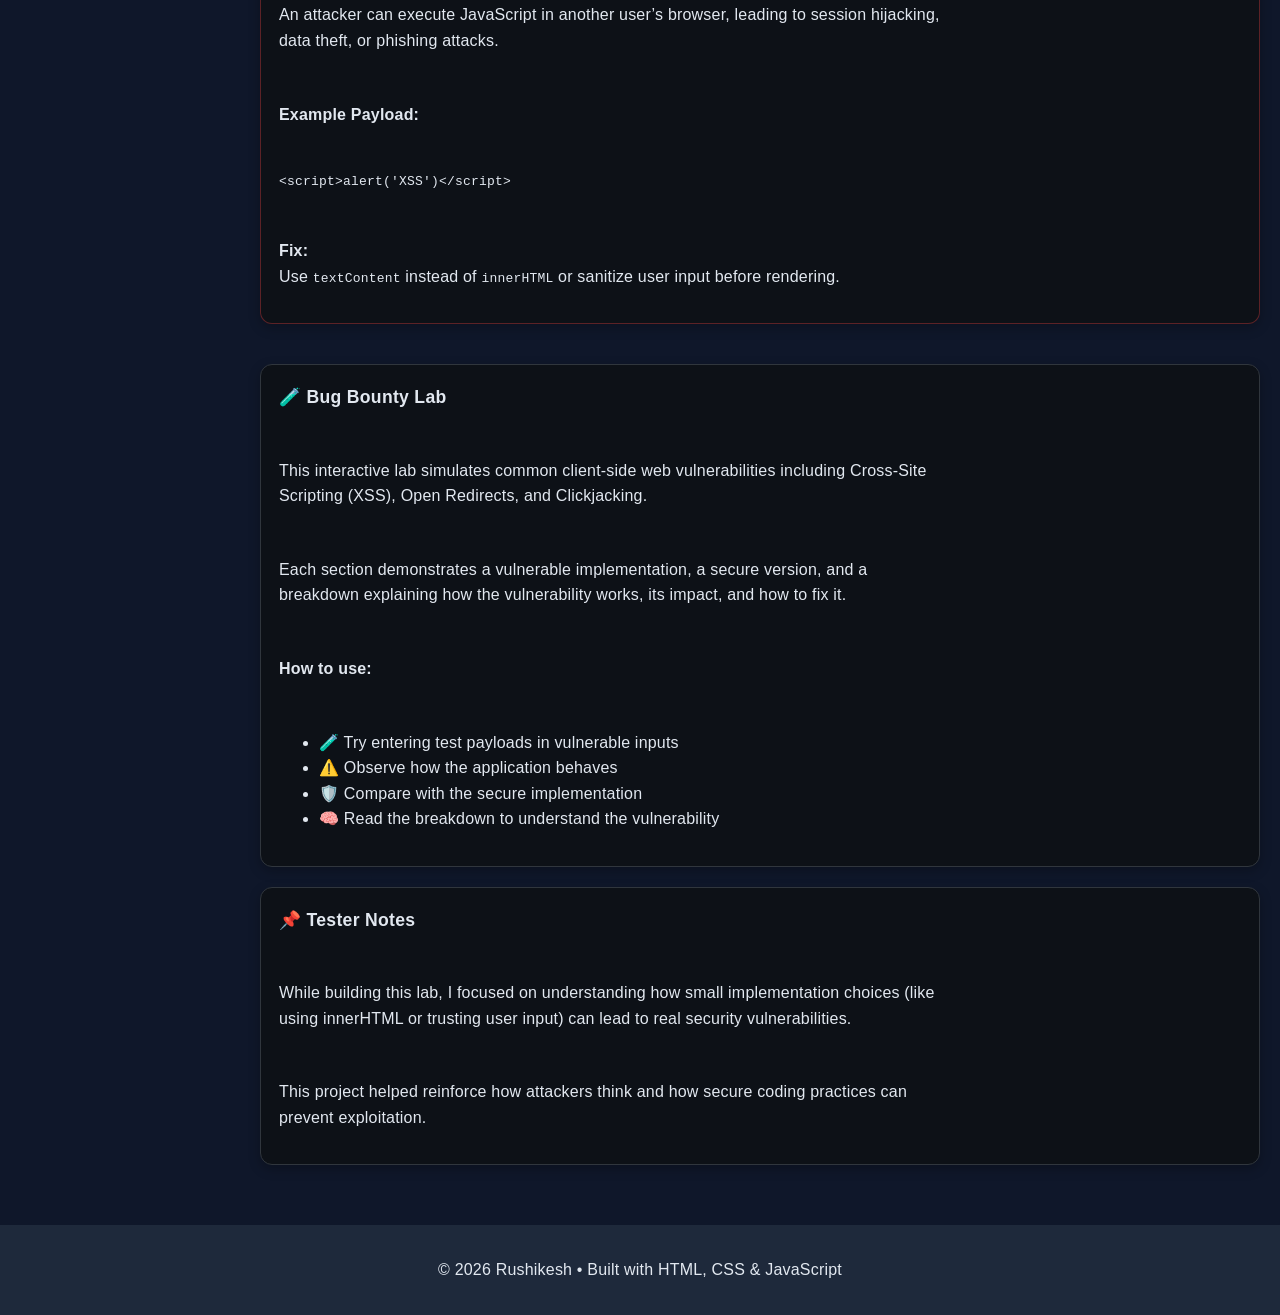
<file: projects/bug-bounty-lab/index.html>
<!DOCTYPE html>
<html lang="en">
    <head>
        <meta charset="UTF-8">
        <title>Mini Bug Bounty Lab</title>
        <link rel="stylesheet" href="css/style.css">
    </head>
    <body>

        <header>
            <h1>🧪 Mini Bug Bounty Lab</h1>
            <p>Practice common web vulnerabilities in a safe environment</p>
        </header>

        <main>

            <!-- DASHBOARD -->
            <div class="app-layout">

                <aside class="sidebar">
                    <h2>⚡ Security Lab</h2>

                    <button class="nav-item active" data-tab="xss">
                        <span>🔴</span>
                        XSS Lab
                    </button>

                    <button class="nav-item" data-tab="redirect">
                        <span>🔁</span>
                        Redirect Lab
                    </button>

                    <button class="nav-item" data-tab="clickjack">
                        <span>🖱️</span>
                        Clickjack Lab
                    </button>

                    <button class="nav-item" data-tab="scanner">
                        <span>🧪</span>
                        Scanner
                    </button>
                </aside>

                <section class="workspace">

                    <div class="topbar">

                        <div>
                            <h2>Security Workspace</h2>
                            <p>Interactive vulnerability simulations</p>
                        </div>

                        <div class="workspace-status">
                            <span>🟢 System Active</span>
                        </div>

                    </div>

                    <div class="workspace-container">

                        <!-- ================= XSS WORKSPACE ================= -->
                        <div class="tab-section" id="xss">

                            <div class="workspace-grid">

                                <!-- LEFT -->
                                <div class="lab-area">

                                    <section class="lab-section xss-lab tool-panel threat-xss">

                                        <h2>🔴 Stored XSS (Vulnerable)</h2>

                                        <div class="tool-bar">

                                            <select id="payloadSelector">

                                                <option value="">
                                                    Select Payload
                                                </option>

                                                <option value="alert">
                                                    Alert Payload
                                                </option>

                                                <option value="img">
                                                    Image onerror
                                                </option>

                                                <option value="style">
                                                    DOM Manipulation
                                                </option>

                                            </select>

                                            <div class="button-group">
                                                <button id="runXSSBtn">
                                                    ▶ Run
                                                </button>

                                                <button id="clearOutputBtn">
                                                    ✖ Clear
                                                </button>
                                            </div>

                                        </div>

                                        <div class="panel">
                                            <label>Request / Input</label>

                                            <input
                                                type="text"
                                                id="commentInput"
                                                placeholder="Enter payload..."
                                            >
                                        </div>

                                        <div class="panel output">
                                            <label>Response (Rendered Output)</label>
                                            <div id="comments"></div>
                                        </div>

                                    </section>

                                    <section class="lab-section tool-panel threat-xss">

                                        <h2>🛡️ Stored XSS (Secure)</h2>

                                        <input
                                            type="text"
                                            id="safeInput"
                                            placeholder="Enter comment..."
                                        >

                                        <div class="button-group">
                                            <button onclick="addSafeComment()">
                                                Submit
                                            </button>
                                        </div>

                                        <div id="safeComments"></div>

                                    </section>

                                </div>

                                <!-- RIGHT -->
                                <div class="right-panel">

                                    <section class="lab-section tool-panel threat-xss">

                                        <h2>🧠 Attack Analysis</h2>

                                        <div class="scanner-status">
                                            Status:
                                            <span id="attackStatus">Idle</span>
                                        </div>

                                        <p id="xssMessage"></p>
                                        <p id="xssExplanation"></p>

                                    </section>
                                </div>
                            </div>

                            <!-- XSS BREAKDOWN -->   
                                <section class="lab-section security-breakdown threat-xss">

                                    <h2>🧠 Security Breakdown: Stored XSS</h2>

                                    <p><strong>Description:</strong><br>
                                    In the vulnerable version, user input is inserted into the DOM using <code>innerHTML</code>,
                                    which allows execution of arbitrary JavaScript.
                                    </p>

                                    <p><strong>How it works:</strong><br>
                                    The browser treats the input as HTML instead of plain text. 
                                    This allows attackers to inject scripts that execute when rendered.
                                    </p>

                                    <p><strong>Severity:</strong> Medium</p>

                                    <p><strong>Impact:</strong><br>
                                    An attacker can execute JavaScript in another user’s browser,
                                    leading to session hijacking, data theft, or phishing attacks.
                                    </p>

                                    <p><strong>Example Payload:</strong></p>
                                    <pre><code>&lt;script&gt;alert('XSS')&lt;/script&gt;</code></pre>

                                    <p><strong>Fix:</strong><br>
                                    Use <code>textContent</code> instead of <code>innerHTML</code> 
                                    or sanitize user input before rendering.
                                    </p>

                                </section>  

                        </div>

                        <!-- ================= REDIRECT WORKSPACE ================= -->
                        <div class="tab-section hidden" id="redirect">

                            <section class="lab-section tool-panel threat-redirect">

                                <h2>🔁 Open Redirect (Vulnerable)</h2>

                                <input
                                    type="text"
                                    id="redirectInputVuln"
                                    placeholder="Enter URL..."
                                >

                                <div class="button-group">
                                    <button onclick="redirectUser()">Go</button>
                                </div>

                            </section>

                            <section class="lab-section tool-panel threat-redirect">

                                <h2>🛡️ Open Redirect (Secure)</h2>

                                <p>
                                    This version validates URLs against a whitelist
                                    before redirecting the user.
                                </p>

                                <input
                                    type="text"
                                    id="redirectInputSafe"
                                    placeholder="Enter URL..."
                                >

                                <div class="button-group">
                                    <button onclick="safeRedirect()">
                                        Go (Secure)
                                    </button>
                                </div>                                

                            </section>

                            <!-- REDIRECT BREAKDOWN -->
                            <section class="lab-section security-breakdown threat-redirect">

                                <h2>🧠 Security Breakdown: Open Redirect</h2>

                                <p><strong>Description:</strong><br>
                                The application redirects users based on untrusted input without validation.
                                </p>

                                <p><strong>How it works:</strong><br>
                                Attackers craft a malicious URL that appears legitimate but redirects users
                                to a different, potentially harmful site.
                                </p>

                                <p><strong>Severity:</strong> Medium</p>

                                <p><strong>Impact:</strong><br>
                                Can be used for phishing attacks by tricking users into trusting a legitimate domain
                                before redirecting them to a malicious site.
                                </p>

                                <p><strong>Example Payload:</strong></p>
                                <pre><code>https://your-site.com?redirect=https://evil.com</code></pre>

                                <p><strong>Fix:</strong><br>
                                Validate redirect URLs using a whitelist of trusted domains.
                                </p>

                            </section>                            

                        </div>

                        <!-- ================= CLICKJACK WORKSPACE ================= -->
                        <div class="tab-section hidden" id="clickjack">

                            <section class="lab-section tool-panel threat-clickjack">

                                <h2>🖱️ Clickjacking (Simulation)</h2>

                                <div class="clickjack-container">

                                    <button class="fake-btn">
                                        🎁 Claim Free Reward
                                    </button>

                                    <button
                                        class="real-btn"
                                        onclick="hiddenAction()"
                                    >
                                        Hidden Action
                                    </button>

                                </div>

                            </section>

                            <section class="lab-section tool-panel threat-clickjack">

                                <h2>🛡️ Clickjacking (Secure)</h2>

                                <p class="note">
                                    This secure version prevents hidden overlays
                                    and unintended click actions.
                                </p>

                                <div class="safe-clickjack">

                                    <button onclick="safeAction()">
                                        🎁 Claim Free Reward
                                    </button>

                                </div>

                            </section>

                            <!-- CLICKJACK BREAKDOWN -->
                            <section class="lab-section security-breakdown threat-clickjack">

                                <h2>🧠 Security Breakdown: Clickjacking</h2>

                                <p><strong>Description:</strong><br>
                                Users are tricked into clicking hidden or disguised elements.
                                </p>

                                <p><strong>How it works:</strong><br>
                                A transparent or hidden layer is placed over a visible button,
                                causing users to unknowingly trigger unintended actions.
                                </p>

                                <p><strong>Severity:</strong> Medium</p>

                                <p><strong>Impact:</strong><br>
                                Can lead to unauthorized actions such as form submissions,
                                account changes, or unintended clicks.
                                </p>

                                <p><strong>Fix:</strong><br>
                                Prevent UI overlay attacks and use protections like frame restrictions.
                                </p>

                            </section>                            

                        </div>

                        <!-- ================= SCANNER WORKSPACE ================= -->
                        <div class="tab-section hidden" id="scanner">

                            <div class="workspace-grid">

                                <div class="lab-area">

                                    <section class="lab-section tool-panel threat-scanner">

                                        <h2>🧪 Detection Engine</h2>

                                        <textarea
                                            id="requestBox"
                                            placeholder="Enter request or payload..."
                                        ></textarea>

                                        <div class="button-group">
                                            <button onclick="analyzeRequest()">
                                                Analyze
                                            </button>
                                            <button id="clearScanBtn">
                                                Clear Scanner
                                            </button>
                                        </div>

                                        <div class="scanner-status">
                                            Status:
                                            <span id="scanStatus">Idle</span>
                                        </div>

                                        <div id="scanSummary" class="scan-summary hidden"></div>
                                        <div class="scanner-results" id="scannerResults">
                                            <p class="placeholder">
                                                No scan performed yet
                                            </p>
                                        </div>

                                    </section>

                                </div>

                                <div class="right-panel">

                                    <section class="lab-section tool-panel threat-scanner">

                                        <h2>📜 Scan History</h2>

                                        <div class="scan-history" id="scanHistory">
                                            <p class="placeholder">
                                                No scan history yet
                                            </p>
                                        </div>

                                    </section>

                                </div>

                            </div>

                            <section class="lab-section security-breakdown threat-scanner">

                                <h2>🧠 Security Breakdown: Detection Engine</h2>

                                <p>
                                    This scanner simulates how security tools analyze
                                    requests and payloads for suspicious patterns.
                                </p>

                                <p>
                                    The engine checks for indicators commonly associated
                                    with vulnerabilities such as:
                                </p>

                                <ul>
                                    <li>XSS payload patterns</li>
                                    <li>Unsafe DOM manipulation</li>
                                    <li>Open redirect parameters</li>
                                </ul>

                                <h3>Example Test Payloads</h3>

                                <div class="example-payloads">

                                    <div class="example-payload-card">

                                        <button class="copy-btn">
                                            Copy
                                        </button>

                                        <pre>&lt;img src=x onerror=alert('XSS')&gt;</pre>

                                    </div>

                                    <div class="example-payload-card">

                                        <button class="copy-btn">
                                            Copy
                                        </button>

                                        <pre>https://site.com?redirect=https://evil.com</pre>

                                    </div>

                                    <div class="example-payload-card">

                                        <button class="copy-btn">
                                            Copy
                                        </button>

                                        <pre>document.write('Injected')</pre>

                                    </div>
                                </div>

                                <p>
                                    Real-world scanners use advanced parsing,
                                    signatures, heuristics, and behavioral analysis
                                    to identify vulnerabilities automatically.
                                </p>

                                <p>
                                    This simulation demonstrates the core concept
                                    behind automated vulnerability detection tools.
                                </p>

                            </section>
                        </div>
                    </div>
                </section>    
            </div>
            
            <div class="content-column">
                <!-- EDUCATIONAL BREAKDOWNS -->
                <section class="lab-section lab-intro">

                    <h2>🧪 Bug Bounty Lab</h2>

                    <p>
                        This interactive lab simulates common client-side web vulnerabilities 
                        including Cross-Site Scripting (XSS), Open Redirects, and Clickjacking.
                    </p>

                    <p>
                        Each section demonstrates a vulnerable implementation, a secure version, 
                        and a breakdown explaining how the vulnerability works, its impact, 
                        and how to fix it.
                    </p>

                    <p><strong>How to use:</strong></p>
                    <ul>
                        <li>🧪 Try entering test payloads in vulnerable inputs</li>
                        <li>⚠️ Observe how the application behaves</li>
                        <li>🛡️ Compare with the secure implementation</li>
                        <li>🧠 Read the breakdown to understand the vulnerability</li>
                    </ul>

                </section>

                <section class="lab-section tester-notes">

                    <h2>📌 Tester Notes</h2>

                    <p>
                        While building this lab, I focused on understanding how small 
                        implementation choices (like using innerHTML or trusting user input) 
                        can lead to real security vulnerabilities.
                    </p>

                    <p>
                        This project helped reinforce how attackers think and how secure 
                        coding practices can prevent exploitation.
                    </p>

                </section>
            </div>               
        </main>

        <footer>
            <p>© 2026 Rushikesh • Built with HTML, CSS & JavaScript</p>
        </footer>

        <script src="js/payloads.js"></script>
        <script src="js/xss.js"></script>
        <script src="js/redirect.js"></script>
        <script src="js/scanner.js"></script>
        <script src="js/clickjack.js"></script>
        <script src="js/ui.js"></script>
        <script src="js/main.js"></script>
    </body>
</html>
</file>
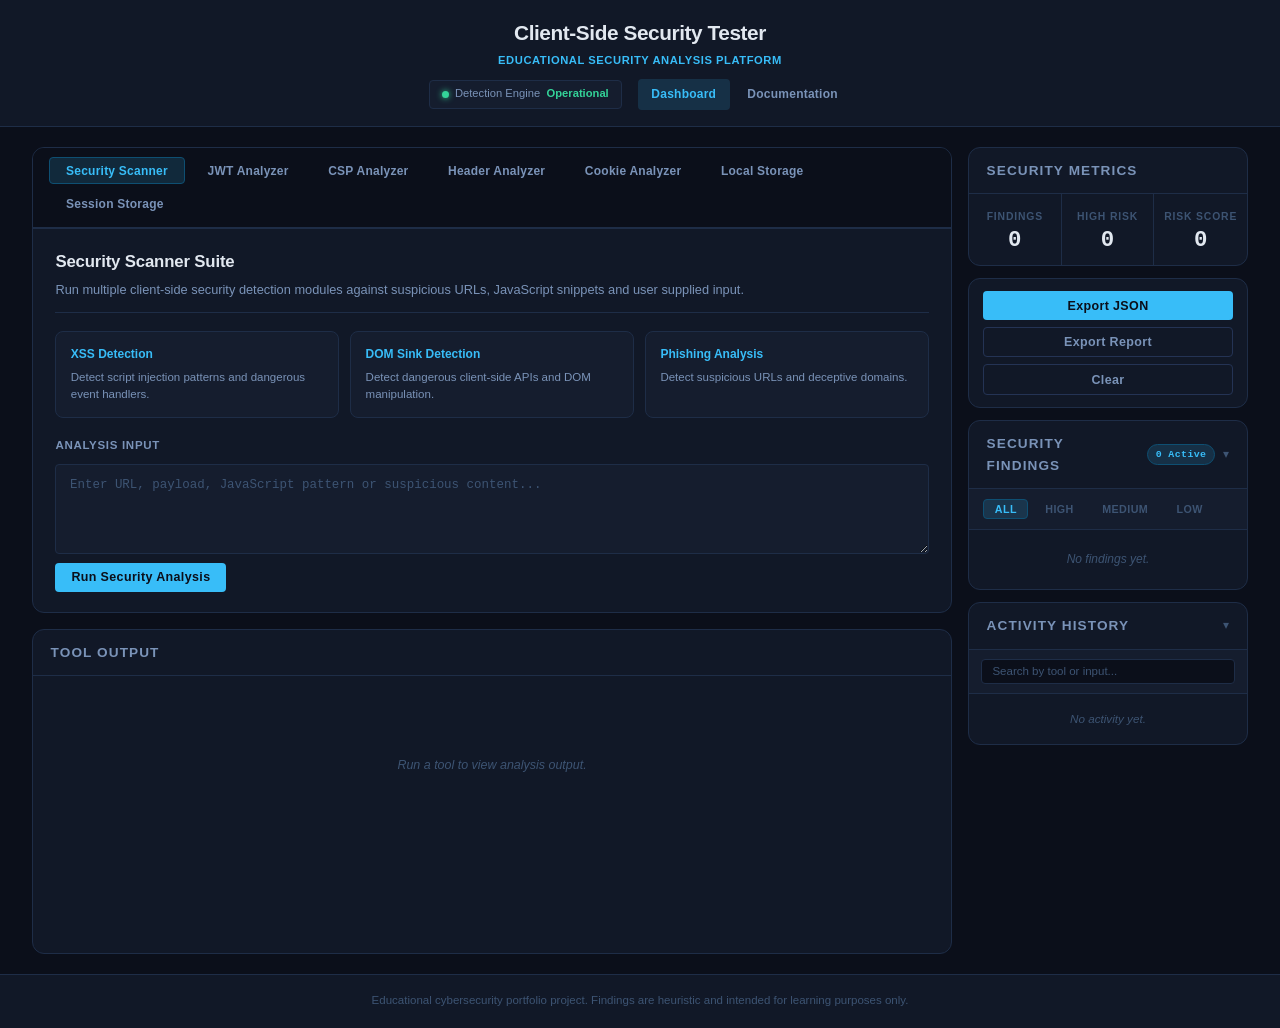
<file: projects/security-tester/index.html>
<!DOCTYPE html>
<html lang="en">

<head>
    <meta charset="UTF-8">
    <meta name="viewport" content="width=device-width, initial-scale=1.0">
    <title>Client-Side Security Tester</title>
    <link rel="stylesheet" href="css/global.css">
    <link rel="stylesheet" href="css/dashboard.css">
    <link rel="stylesheet" href="css/findings.css">
</head>

<body>

    <!-- ===================================== -->
    <!-- Header                               -->
    <!-- ===================================== -->
    <header class="app-header">
        <div class="header-content">
            <div class="header-brand">
                <h1>Client-Side Security Tester</h1>
                <span class="header-tagline">Educational Security Analysis Platform</span>
            </div>
            <div class="header-right">
                <div class="platform-status">
                    <span class="status-dot"></span>
                    <span>Detection Engine</span>
                    <strong>Operational</strong>
                </div>
                <nav class="top-nav">
                    <a href="index.html" class="nav-link active">Dashboard</a>
                    <a href="learn.html" class="nav-link">Documentation</a>
                </nav>
            </div>
        </div>
    </header>

    <!-- ===================================== -->
    <!-- Main Dashboard                       -->
    <!-- ===================================== -->
    <main class="dashboard-grid">

        <!-- LEFT COLUMN -->
        <div class="left-column">

            <!-- Tool Workspace -->
            <section class="workspace-panel panel">

                <div class="tool-navigation-wrapper">
                    <nav class="tool-navigation" role="tablist" aria-label="Security Tools">
                        <button class="tool-tab active" data-tool="scanner"        role="tab" aria-selected="true">Security Scanner</button>
                        <button class="tool-tab" data-tool="jwt"            role="tab" aria-selected="false">JWT Analyzer</button>
                        <button class="tool-tab" data-tool="csp"            role="tab" aria-selected="false">CSP Analyzer</button>
                        <button class="tool-tab" data-tool="headers"        role="tab" aria-selected="false">Header Analyzer</button>
                        <button class="tool-tab" data-tool="cookies"        role="tab" aria-selected="false">Cookie Analyzer</button>
                        <button class="tool-tab" data-tool="localstorage"   role="tab" aria-selected="false">Local Storage</button>
                        <button class="tool-tab" data-tool="sessionstorage" role="tab" aria-selected="false">Session Storage</button>
                        <!-- Add new tool tabs here -->
                    </nav>
                </div>

                <!-- Scanner Tool -->
                <section class="tool-workspace active" data-tool-panel="scanner" role="tabpanel">
                    <div class="tool-header">
                        <h2>Security Scanner Suite</h2>
                        <p>Run multiple client-side security detection modules against suspicious URLs, JavaScript snippets and user supplied input.</p>
                    </div>
                    <div class="scanner-modules">
                        <div class="module-card">
                            <h4>XSS Detection</h4>
                            <p>Detect script injection patterns and dangerous event handlers.</p>
                        </div>
                        <div class="module-card">
                            <h4>DOM Sink Detection</h4>
                            <p>Detect dangerous client-side APIs and DOM manipulation.</p>
                        </div>
                        <div class="module-card">
                            <h4>Phishing Analysis</h4>
                            <p>Detect suspicious URLs and deceptive domains.</p>
                        </div>
                    </div>
                    <div class="tool-content">
                        <label for="inputData">Analysis Input</label>
                        <textarea id="inputData" class="tool-textarea" placeholder="Enter URL, payload, JavaScript pattern or suspicious content..."></textarea>
                        <div class="action-row">
                            <button id="analyzeBtn">Run Security Analysis</button>
                        </div>
                    </div>
                </section>

                <!-- JWT Tool -->
                <section class="tool-workspace" data-tool-panel="jwt" role="tabpanel">
                    <div class="tool-header">
                        <h2>JWT Analyzer</h2>
                        <p>Decode and inspect JWTs for common security issues.</p>
                    </div>
                    <div class="tool-content">
                        <label for="jwtInput">JWT Token</label>
                        <textarea id="jwtInput" class="tool-textarea" placeholder="Paste JWT token..."></textarea>
                        <div class="action-row">
                            <button id="decodeJwtBtn">Decode JWT</button>
                        </div>
                    </div>
                </section>

                <!-- CSP Tool -->
                <section class="tool-workspace" data-tool-panel="csp" role="tabpanel">
                    <div class="tool-header">
                        <h2>CSP Analyzer</h2>
                        <p>Review Content Security Policies and identify weak directives.</p>
                    </div>
                    <div class="tool-content">
                        <label for="cspInput">CSP Policy</label>
                        <textarea id="cspInput" class="tool-textarea" placeholder="Paste CSP policy..."></textarea>
                        <div class="action-row">
                            <button id="analyzeCspBtn">Analyze CSP</button>
                        </div>
                    </div>
                </section>

                <!-- Header Analyzer Tool -->
                <section class="tool-workspace" data-tool-panel="headers" role="tabpanel">
                    <div class="tool-header">
                        <h2>Security Header Analyzer</h2>
                        <p>Paste HTTP response headers to check for missing or weak security directives.</p>
                    </div>
                    <div class="scanner-modules">
                        <div class="module-card">
                            <h4>Transport Security</h4>
                            <p>Checks HSTS configuration and strength.</p>
                        </div>
                        <div class="module-card">
                            <h4>Content Policy</h4>
                            <p>Checks CSP, X-Frame-Options, X-Content-Type-Options.</p>
                        </div>
                        <div class="module-card">
                            <h4>Privacy Headers</h4>
                            <p>Checks Referrer-Policy and Permissions-Policy.</p>
                        </div>
                    </div>
                    <div class="tool-content">
                        <label for="headerInput">Response Headers</label>
                        <textarea id="headerInput" class="tool-textarea" placeholder="Content-Security-Policy: default-src 'self'
X-Frame-Options: DENY
Strict-Transport-Security: max-age=31536000; includeSubDomains
X-Content-Type-Options: nosniff
Referrer-Policy: strict-origin-when-cross-origin
Permissions-Policy: camera=(), microphone=()"></textarea>
                        <div class="action-row">
                            <button id="analyzeHeaderBtn">Analyze Headers</button>
                        </div>
                    </div>
                </section>

                <!-- Cookie Analyzer Tool -->
                <section class="tool-workspace" data-tool-panel="cookies" role="tabpanel">
                    <div class="tool-header">
                        <h2>Cookie Security Analyzer</h2>
                        <p>Paste Set-Cookie headers to check for missing security attributes across all cookies.</p>
                    </div>
                    <div class="scanner-modules">
                        <div class="module-card">
                            <h4>HttpOnly</h4>
                            <p>Detects cookies readable by JavaScript — XSS theft risk.</p>
                        </div>
                        <div class="module-card">
                            <h4>Secure Flag</h4>
                            <p>Detects cookies sent over unencrypted HTTP connections.</p>
                        </div>
                        <div class="module-card">
                            <h4>SameSite</h4>
                            <p>Detects missing or weak cross-site request restrictions.</p>
                        </div>
                    </div>
                    <div class="tool-content">
                        <label for="cookieInput">Set-Cookie Headers</label>
                        <textarea id="cookieInput" class="tool-textarea" placeholder="Set-Cookie: session=abc123; Path=/
Set-Cookie: token=xyz; HttpOnly; Secure; SameSite=Strict; Max-Age=3600
Set-Cookie: prefs=dark; SameSite=Lax"></textarea>
                        <div class="action-row">
                            <button id="analyzeCookieBtn">Analyze Cookies</button>
                        </div>
                    </div>
                </section>

                <!-- Local Storage Analyzer -->
                <section class="tool-workspace" data-tool-panel="localstorage" role="tabpanel">
                    <div class="tool-header">
                        <h2>Local Storage Analyzer</h2>
                        <p>Paste JavaScript code that uses localStorage to detect sensitive data being stored client-side.</p>
                    </div>
                    <div class="scanner-modules">
                        <div class="module-card">
                            <h4>Sensitive Keys</h4>
                            <p>Detects tokens, credentials and secrets stored by key name.</p>
                        </div>
                        <div class="module-card">
                            <h4>Token Values</h4>
                            <p>Detects JWT and Bearer token patterns in stored values.</p>
                        </div>
                        <div class="module-card">
                            <h4>Serialised Objects</h4>
                            <p>Detects JSON.stringify of objects containing sensitive data.</p>
                        </div>
                    </div>
                    <div class="tool-content">
                        <label for="localStorageInput">JavaScript Code</label>
                        <textarea id="localStorageInput" class="tool-textarea" placeholder="// Paste JS code using localStorage, e.g:
localStorage.setItem('token', jwtValue)
localStorage.setItem('user', JSON.stringify(userData))
const auth = localStorage.getItem('authToken')"></textarea>
                        <div class="action-row">
                            <button id="analyzeLocalStorageBtn">Analyze Local Storage</button>
                        </div>
                    </div>
                </section>

                <!-- Session Storage Analyzer -->
                <section class="tool-workspace" data-tool-panel="sessionstorage" role="tabpanel">
                    <div class="tool-header">
                        <h2>Session Storage Analyzer</h2>
                        <p>Paste JavaScript code that uses sessionStorage to detect sensitive data exposure risks.</p>
                    </div>
                    <div class="scanner-modules">
                        <div class="module-card">
                            <h4>Sensitive Keys</h4>
                            <p>Detects tokens, credentials and secrets stored by key name.</p>
                        </div>
                        <div class="module-card">
                            <h4>XSS Readability</h4>
                            <p>sessionStorage is still readable by JavaScript — XSS can steal it.</p>
                        </div>
                        <div class="module-card">
                            <h4>Token Values</h4>
                            <p>Detects JWT and Bearer token patterns in stored values.</p>
                        </div>
                    </div>
                    <div class="tool-content">
                        <label for="sessionStorageInput">JavaScript Code</label>
                        <textarea id="sessionStorageInput" class="tool-textarea" placeholder="// Paste JS code using sessionStorage, e.g:
sessionStorage.setItem('token', jwtValue)
sessionStorage.setItem('session', JSON.stringify(sessionData))
const token = sessionStorage.getItem('authToken')"></textarea>
                        <div class="action-row">
                            <button id="analyzeSessionStorageBtn">Analyze Session Storage</button>
                        </div>
                    </div>
                </section>

            </section>

            <!-- Tool Output — fixed height, scrollable -->
            <section class="panel tool-output-section">
                <div class="section-header">
                    <h3>Tool Output</h3>
                </div>
                <div class="tool-output-scroll">
                    <div id="toolOutput">
                        <p class="empty-state">Run a tool to view analysis output.</p>
                    </div>
                </div>
            </section>

        </div>

        <!-- RIGHT COLUMN -->
        <aside class="right-column">

            <!-- Security Metrics -->
            <section class="panel summary-panel">
                <div class="section-header">
                    <h3>Security Metrics</h3>
                </div>
                <div class="summary-grid">
                    <div class="summary-card">
                        <span class="summary-label">Findings</span>
                        <strong id="findingCount">0</strong>
                    </div>
                    <div class="summary-card">
                        <span class="summary-label">High Risk</span>
                        <strong id="highCount">0</strong>
                    </div>
                    <div class="summary-card">
                        <span class="summary-label">Risk Score</span>
                        <strong id="riskScore">0</strong>
                    </div>
                </div>
                <!-- Severity bar chart — hidden until findings exist -->
                <div class="severity-chart" id="severityChart" aria-hidden="true">
                    <div class="chart-row">
                        <span class="chart-label">High</span>
                        <div class="chart-track">
                            <div class="chart-bar chart-bar--high" id="barHigh" style="width:0%"></div>
                        </div>
                        <span class="chart-count" id="countHigh">0</span>
                    </div>
                    <div class="chart-row">
                        <span class="chart-label">Medium</span>
                        <div class="chart-track">
                            <div class="chart-bar chart-bar--medium" id="barMedium" style="width:0%"></div>
                        </div>
                        <span class="chart-count" id="countMedium">0</span>
                    </div>
                    <div class="chart-row">
                        <span class="chart-label">Low</span>
                        <div class="chart-track">
                            <div class="chart-bar chart-bar--low" id="barLow" style="width:0%"></div>
                        </div>
                        <span class="chart-count" id="countLow">0</span>
                    </div>
                </div>
            </section>

            <!-- Actions -->
            <section class="panel action-panel">
                <div class="action-row">
                    <button id="exportBtn">Export JSON</button>
                    <button id="exportHtmlBtn" class="secondary-btn">Export Report</button>
                    <button id="clearBtn" class="secondary-btn">Clear</button>
                </div>
            </section>

            <!-- Security Findings -->
            <section class="panel findings-section">
                <div class="section-header collapsible-header" data-target="findings-body">
                    <h3>Security Findings</h3>
                    <div class="header-right-group">
                        <span id="findingLabel" class="finding-counter">0 Active</span>
                        <span class="collapse-icon">▾</span>
                    </div>
                </div>
                <div class="findings-filter-bar">
                    <button class="filter-btn active" data-filter="all">All</button>
                    <button class="filter-btn" data-filter="high">High</button>
                    <button class="filter-btn" data-filter="medium">Medium</button>
                    <button class="filter-btn" data-filter="low">Low</button>
                </div>
                <div id="findings-body" class="collapsible-body">
                    <div id="results"></div>
                </div>
            </section>

            <!-- Activity History -->
            <section class="panel history-section">
                <div class="section-header collapsible-header" data-target="history-body">
                    <h3>Activity History</h3>
                    <span class="collapse-icon">▾</span>
                </div>
                <div id="history-body" class="collapsible-body">
                    <!-- Search bar — always visible above the scroll area -->
                    <div class="history-search-bar">
                        <input
                            type="text"
                            id="historySearch"
                            class="history-search-input"
                            placeholder="Search by tool or input..."
                            autocomplete="off"
                        >
                    </div>
                    <div class="history-scroll">
                        <div id="history"></div>
                    </div>
                </div>
            </section>

        </aside>

    </main>

    <!-- ===================================== -->
    <!-- Footer                               -->
    <!-- ===================================== -->
    <footer class="app-footer">
        <div class="footer-content">
            <p>Educational cybersecurity portfolio project. Findings are heuristic and intended for learning purposes only.</p>
        </div>
    </footer>

    <script type="module" src="js/main.js"></script>

</body>
</html>
</file>
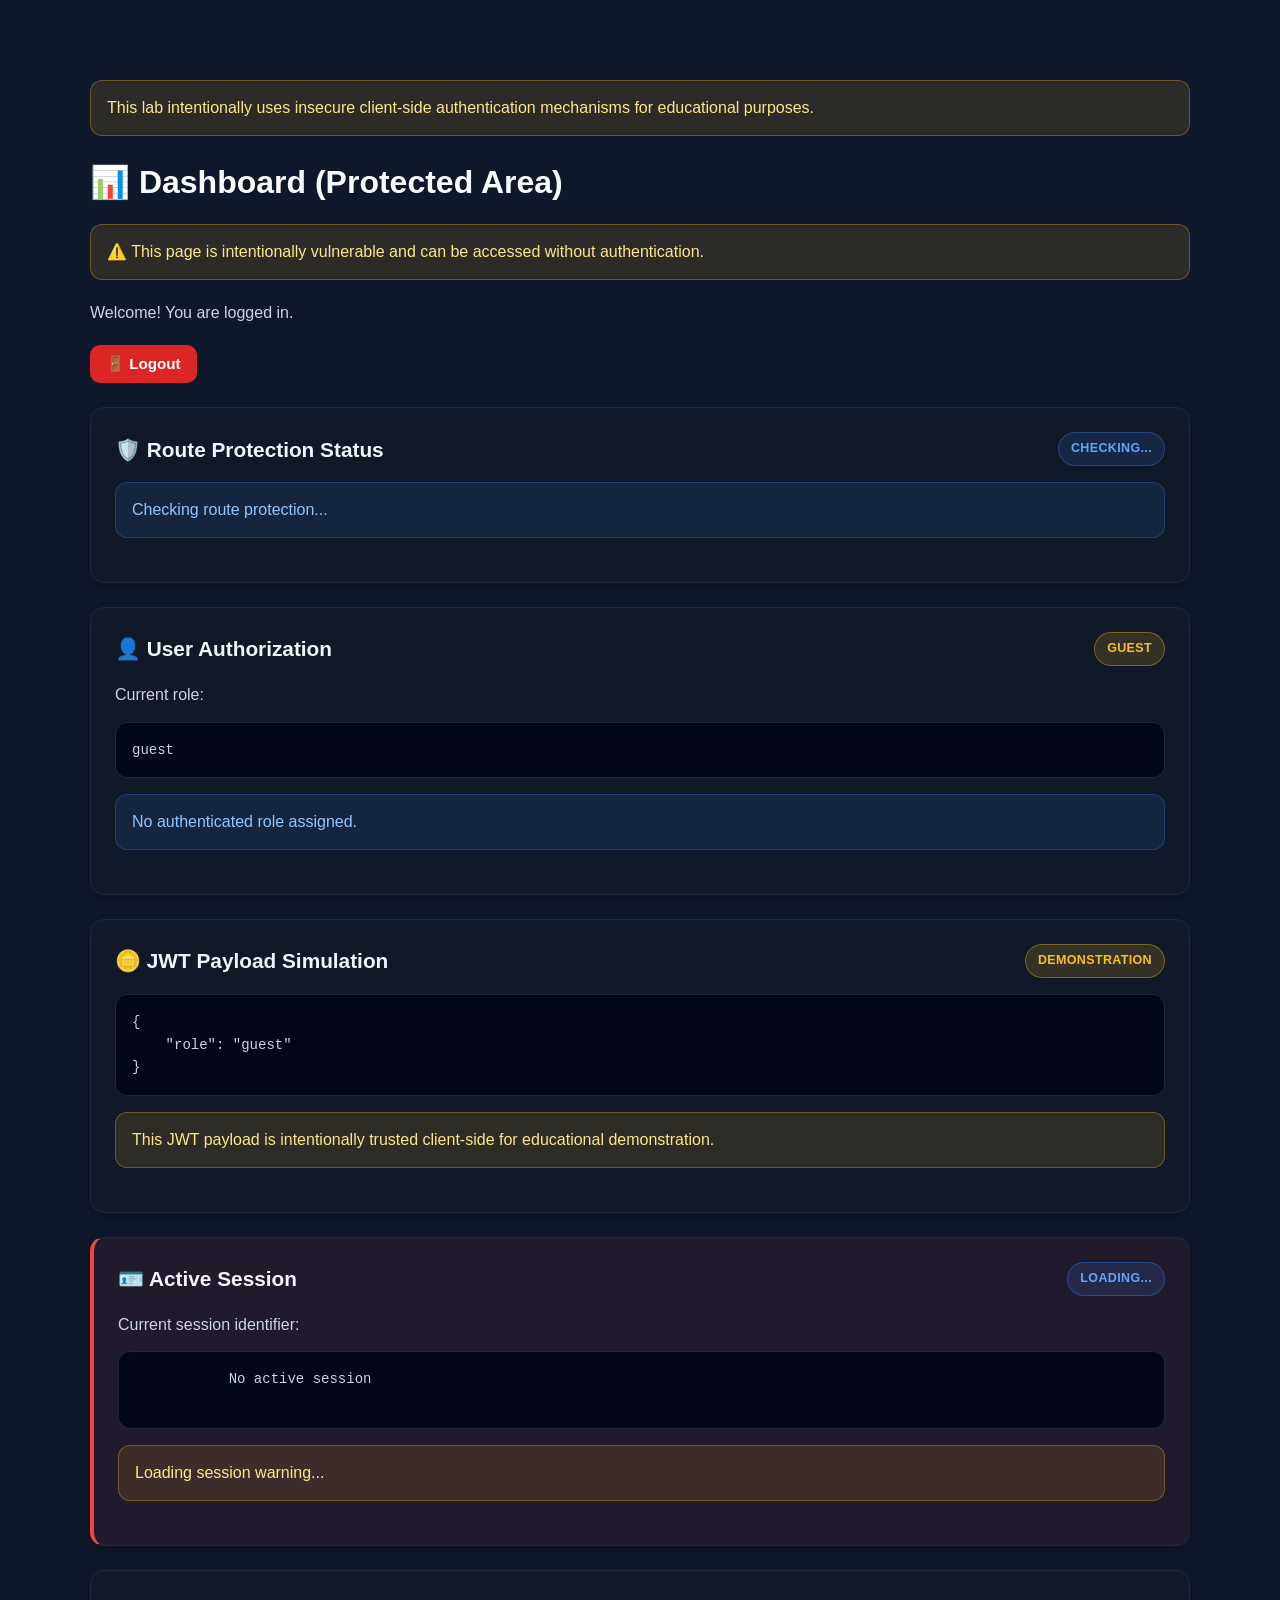
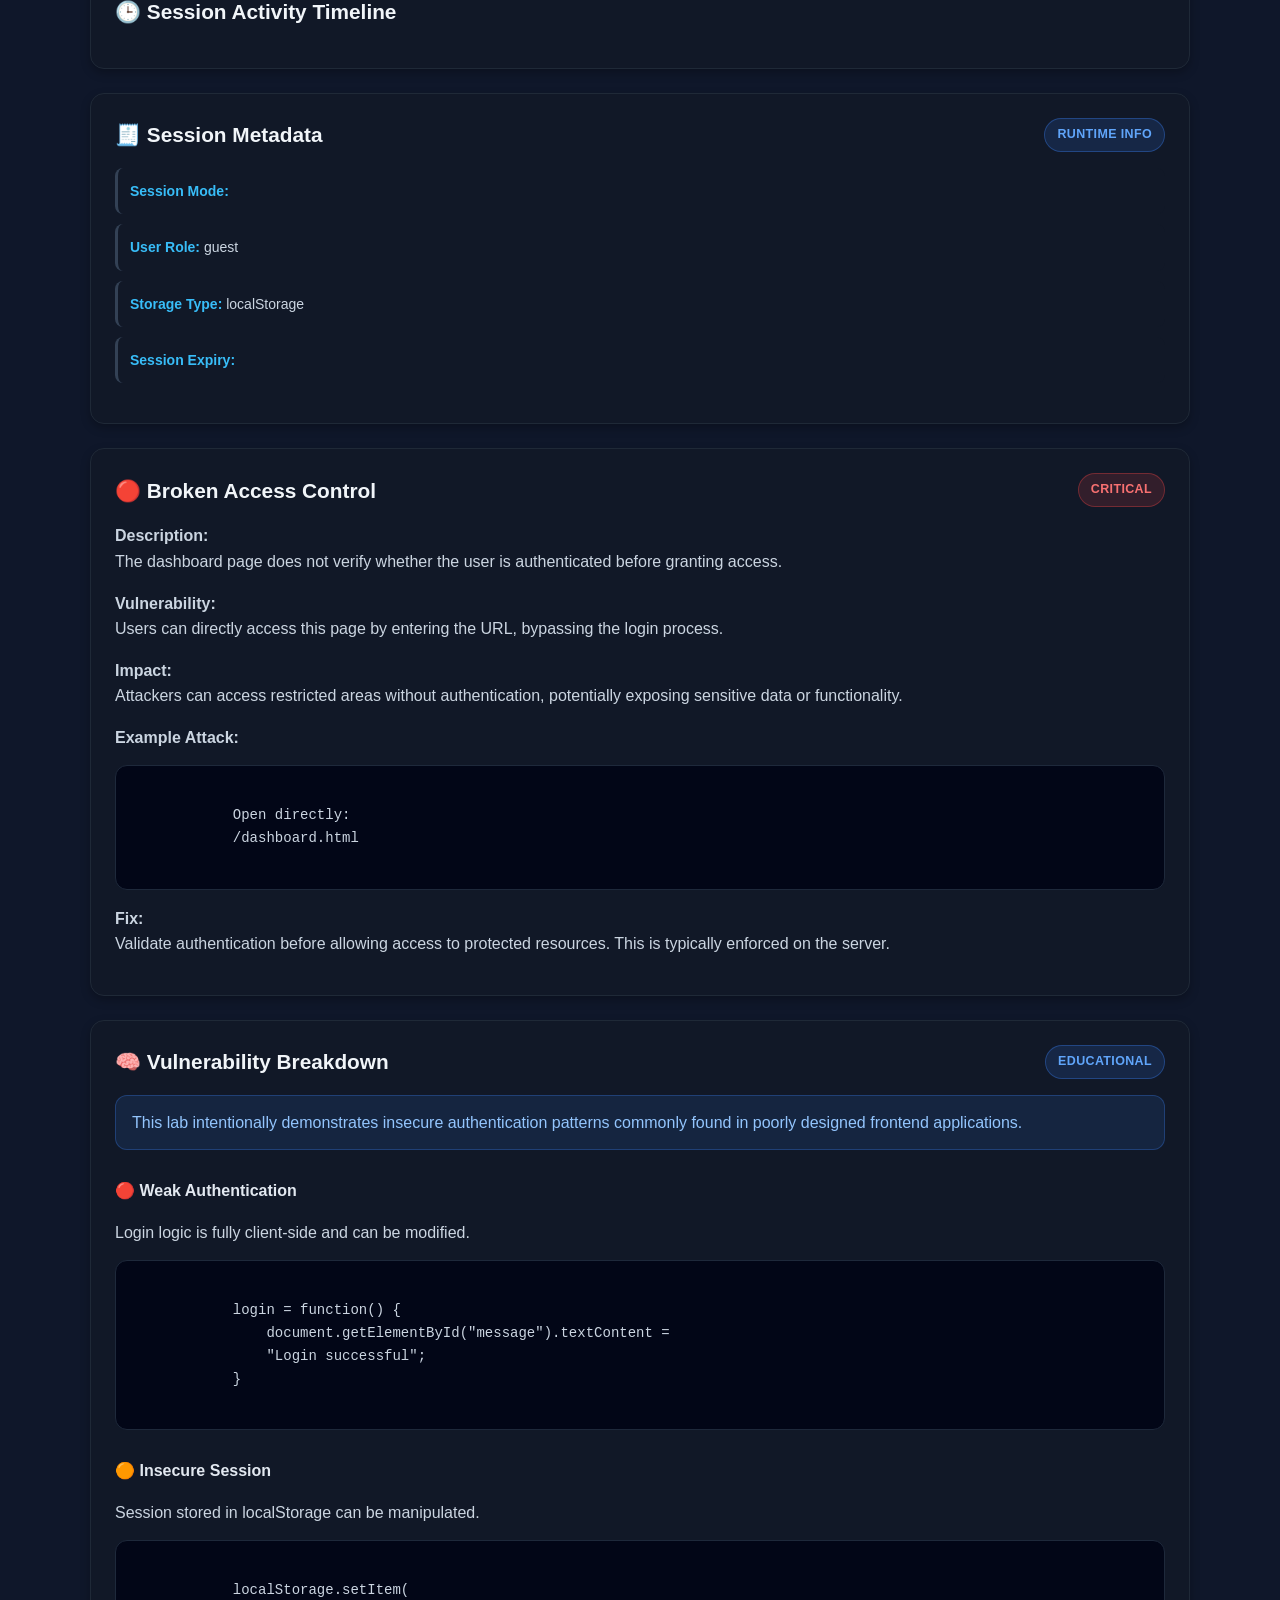
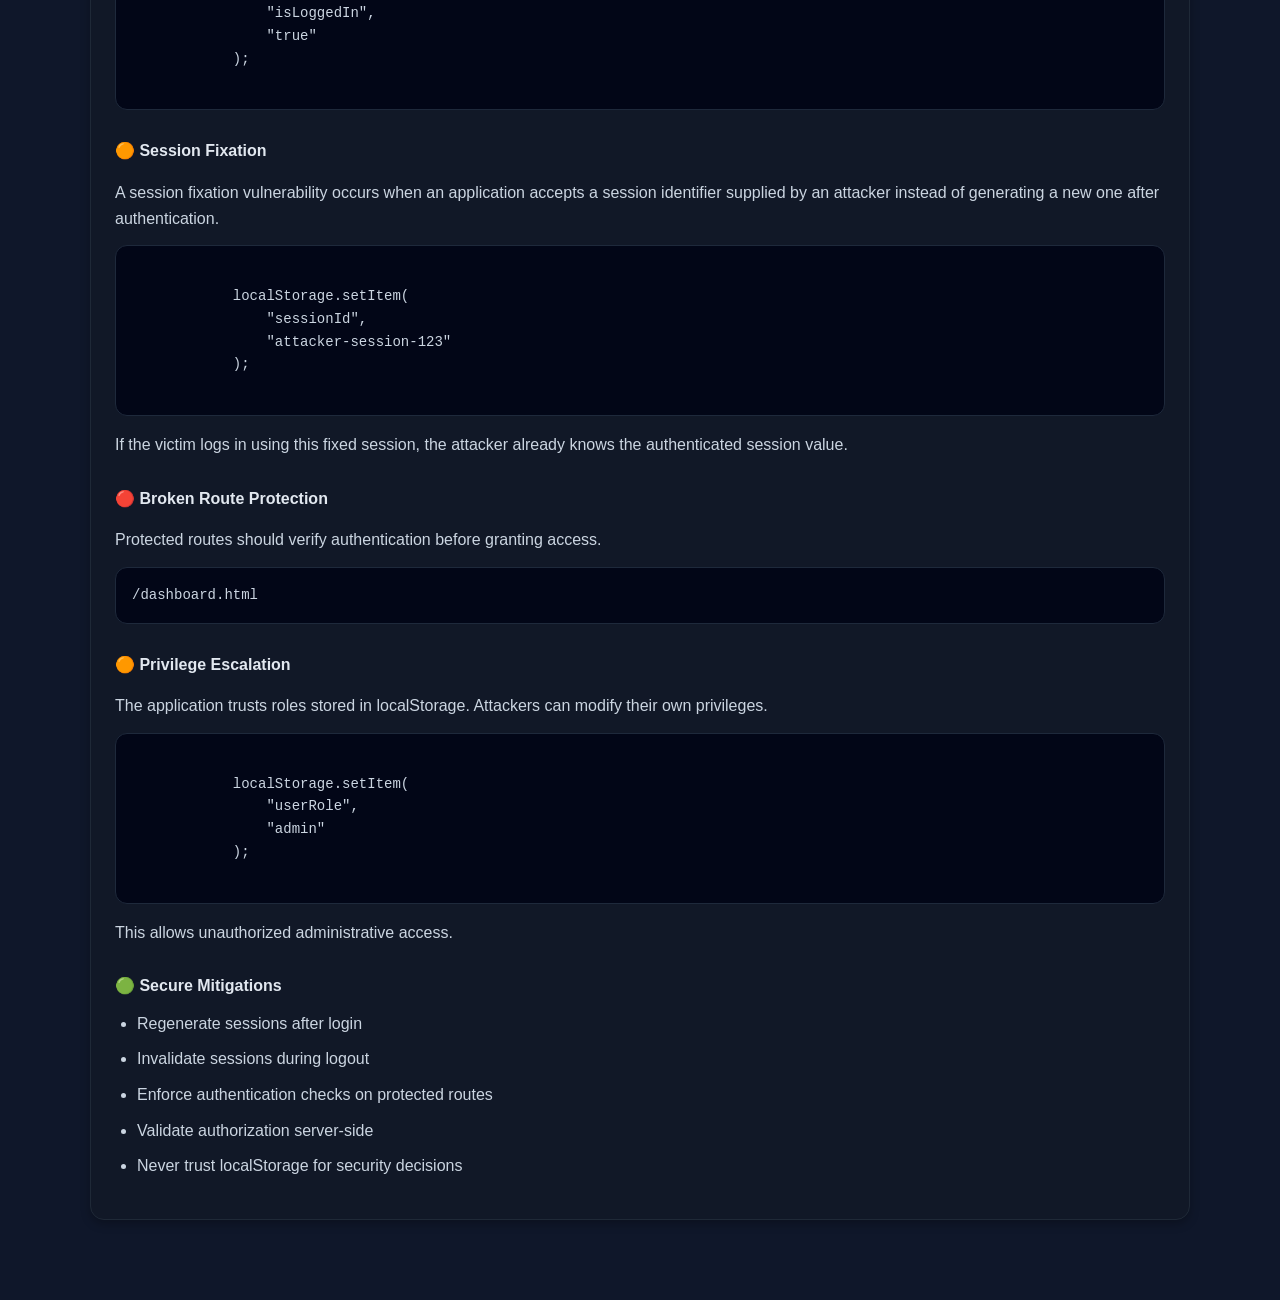
<file: projects/auth-lab/dashboard.html>
<!DOCTYPE html>
<html lang="en">
<head>
    <meta charset="UTF-8">
    <title>Dashboard</title>
    <link rel="stylesheet" href="css/style.css">
</head>
<body>

    <div class="page-container">

        <!-- EDUCATIONAL WARNING -->
        <div class="alert alert-warning">
            This lab intentionally uses insecure client-side
            authentication mechanisms for educational purposes.
        </div>

        <!-- PAGE TITLE -->
        <h1>📊 Dashboard (Protected Area)</h1>

        <div class="alert alert-warning">
            ⚠️ This page is intentionally vulnerable and can be accessed without authentication.
        </div>

        <p>Welcome! You are logged in.</p>

        <!-- LOGOUT -->
        <div class="action-row">

            <button id="logoutBtn" class="btn btn-danger">
                🚪 Logout
            </button>

        </div>

        <!-- ROUTE PROTECTION -->
        <section class="lab-section security-card">

            <div class="section-header">

                <h2>🛡️ Route Protection Status</h2>

                <span class="severity-badge info" id="routeProtectionBadge">
                    Checking...
                </span>

            </div>

            <div class="alert alert-info" id="routeProtectionMessage">
                Checking route protection...
            </div>

        </section>

        <!-- USER AUTHORIZATION -->
        <section class="lab-section security-card">

            <div class="section-header">

                <h2>👤 User Authorization</h2>

                <span class="severity-badge medium" id="roleBadge">
                    Loading...
                </span>

            </div>

            <p> Current role: </p>

            <pre><code id="roleDisplay"></code></pre>

            <div class="alert alert-info" id="roleMessage">
                Checking permissions...
            </div>

        </section>

        <!-- JWT DEMONSTRATION -->
        <section class="lab-section security-card">

            <div class="section-header">

                <h2>🪙 JWT Payload Simulation</h2>

                <span class="severity-badge medium">
                    Demonstration
                </span>

            </div>

            <pre><code id="jwtDisplay">{
                "role": "guest"
            }</code></pre>

            <div class="alert alert-warning">
                This JWT payload is intentionally trusted
                client-side for educational demonstration.
            </div>

        </section>

        <!-- ACTIVE SESSION -->
        <section class="lab-section security-card exploit-box">

            <div class="section-header">

                <h2>🪪 Active Session</h2>

                <span
                    class="severity-badge info"
                    id="sessionRiskBadge"
                >
                    Loading...
                </span>

            </div>

            <p>
                Current session identifier:
            </p>

            <pre>
            <code id="sessionDisplay"></code>
            </pre>

            <div
                class="alert alert-warning"
                id="sessionWarning"
            >
                Loading session warning...
            </div>

        </section>

        <!-- SESSION TIMELINE -->
        <section class="lab-section security-card">

            <div class="section-header">

                <h2>🕒 Session Activity Timeline</h2>

            </div>

            <ul
                id="sessionTimeline"
                class="timeline-list"
            >
            </ul>

        </section>

        <!-- SESSION METADATA -->
        <section class="lab-section security-card">

            <div class="section-header">

                <h2>🧾 Session Metadata</h2>

                <span class="severity-badge info">
                    Runtime Info
                </span>

            </div>

            <ul class="timeline-list">

                <li>
                    <strong>Session Mode:</strong>
                    <span id="sessionModeDisplay"></span>
                </li>

                <li>
                    <strong>User Role:</strong>
                    <span id="sessionRoleDisplay"></span>
                </li>

                <li>
                    <strong>Storage Type:</strong>
                    localStorage
                </li>

                <li>
                    <strong>Session Expiry:</strong>
                    <span id="sessionExpiryDisplay"></span>
                </li>

            </ul>

        </section>

        <!-- BROKEN ACCESS CONTROL -->
        <section class="lab-section security-card">

            <div class="section-header">

                <h2>🔴 Broken Access Control</h2>

                <span class="severity-badge critical">
                    Critical
                </span>

            </div>

            <p>
                <strong>Description:</strong><br>
                The dashboard page does not verify whether the user is authenticated
                before granting access.
            </p>

            <p>
                <strong>Vulnerability:</strong><br>
                Users can directly access this page by entering the URL,
                bypassing the login process.
            </p>

            <p>
                <strong>Impact:</strong><br>
                Attackers can access restricted areas without authentication,
                potentially exposing sensitive data or functionality.
            </p>

            <p>
                <strong>Example Attack:</strong>
            </p>

            <pre><code>
            Open directly:
            /dashboard.html
            </code></pre>

            <p>
                <strong>Fix:</strong><br>
                Validate authentication before allowing access to protected resources.
                This is typically enforced on the server.
            </p>

        </section>

        <!-- ADDITIONAL BREAKDOWN -->
        <section class="lab-section security-card">

            <div class="section-header">

                <h2>🧠 Vulnerability Breakdown</h2>

                <span class="severity-badge info">
                    Educational
                </span>

            </div>

            <div class="alert alert-info">

                This lab intentionally demonstrates insecure authentication patterns
                commonly found in poorly designed frontend applications.

            </div>

            <h3>🔴 Weak Authentication</h3>

            <p>
                Login logic is fully client-side and can be modified.
            </p>

            <pre><code>
            login = function() {
                document.getElementById("message").textContent =
                "Login successful";
            }
            </code></pre>

            <h3>🟠 Insecure Session</h3>

            <p>
                Session stored in localStorage can be manipulated.
            </p>

            <pre><code>
            localStorage.setItem(
                "isLoggedIn",
                "true"
            );
            </code></pre>

            <h3>🟠 Session Fixation</h3>

            <p>
                A session fixation vulnerability occurs when an application
                accepts a session identifier supplied by an attacker instead
                of generating a new one after authentication.
            </p>

            <pre><code>
            localStorage.setItem(
                "sessionId",
                "attacker-session-123"
            );
            </code></pre>

            <p>
                If the victim logs in using this fixed session,
                the attacker already knows the authenticated session value.
            </p>

            <h3>🔴 Broken Route Protection</h3>

            <p>
                Protected routes should verify authentication
                before granting access.
            </p>

            <pre><code>/dashboard.html</code></pre>

            <h3>🟠 Privilege Escalation</h3>

            <p>
                The application trusts roles stored in localStorage.
                Attackers can modify their own privileges.
            </p>

            <pre><code>
            localStorage.setItem(
                "userRole",
                "admin"
            );
            </code></pre>

            <p>
                This allows unauthorized administrative access.
            </p>

            <h3>🟢 Secure Mitigations</h3>

            <ul>

                <li> Regenerate sessions after login</li>
                <li>Invalidate sessions during logout</li>
                <li> Enforce authentication checks on protected routes</li>
                <li>Validate authorization server-side</li>
                <li>Never trust localStorage for security decisions</li>

            </ul>

        </section>

        <script
            type="module"
            src="./js/auth/app.js"
        ></script>

    </div>

</body>
</html>
</file>
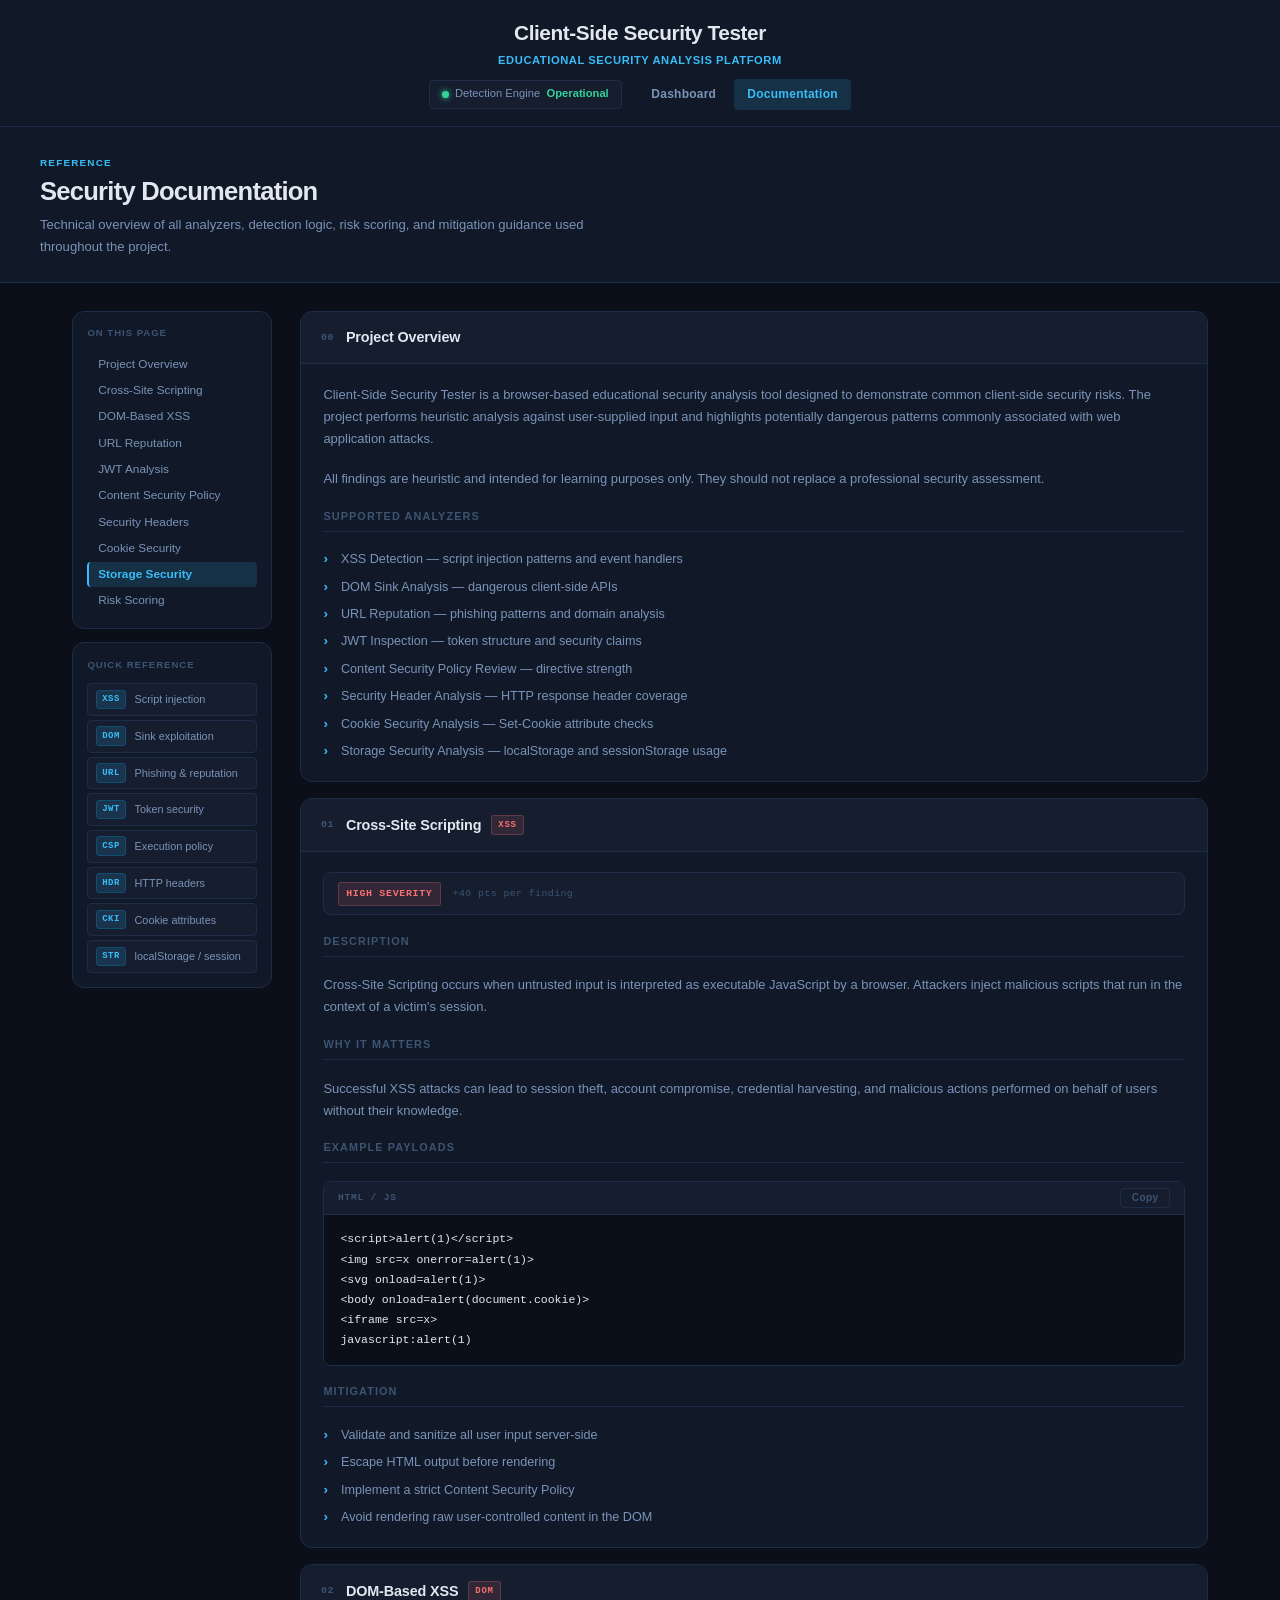
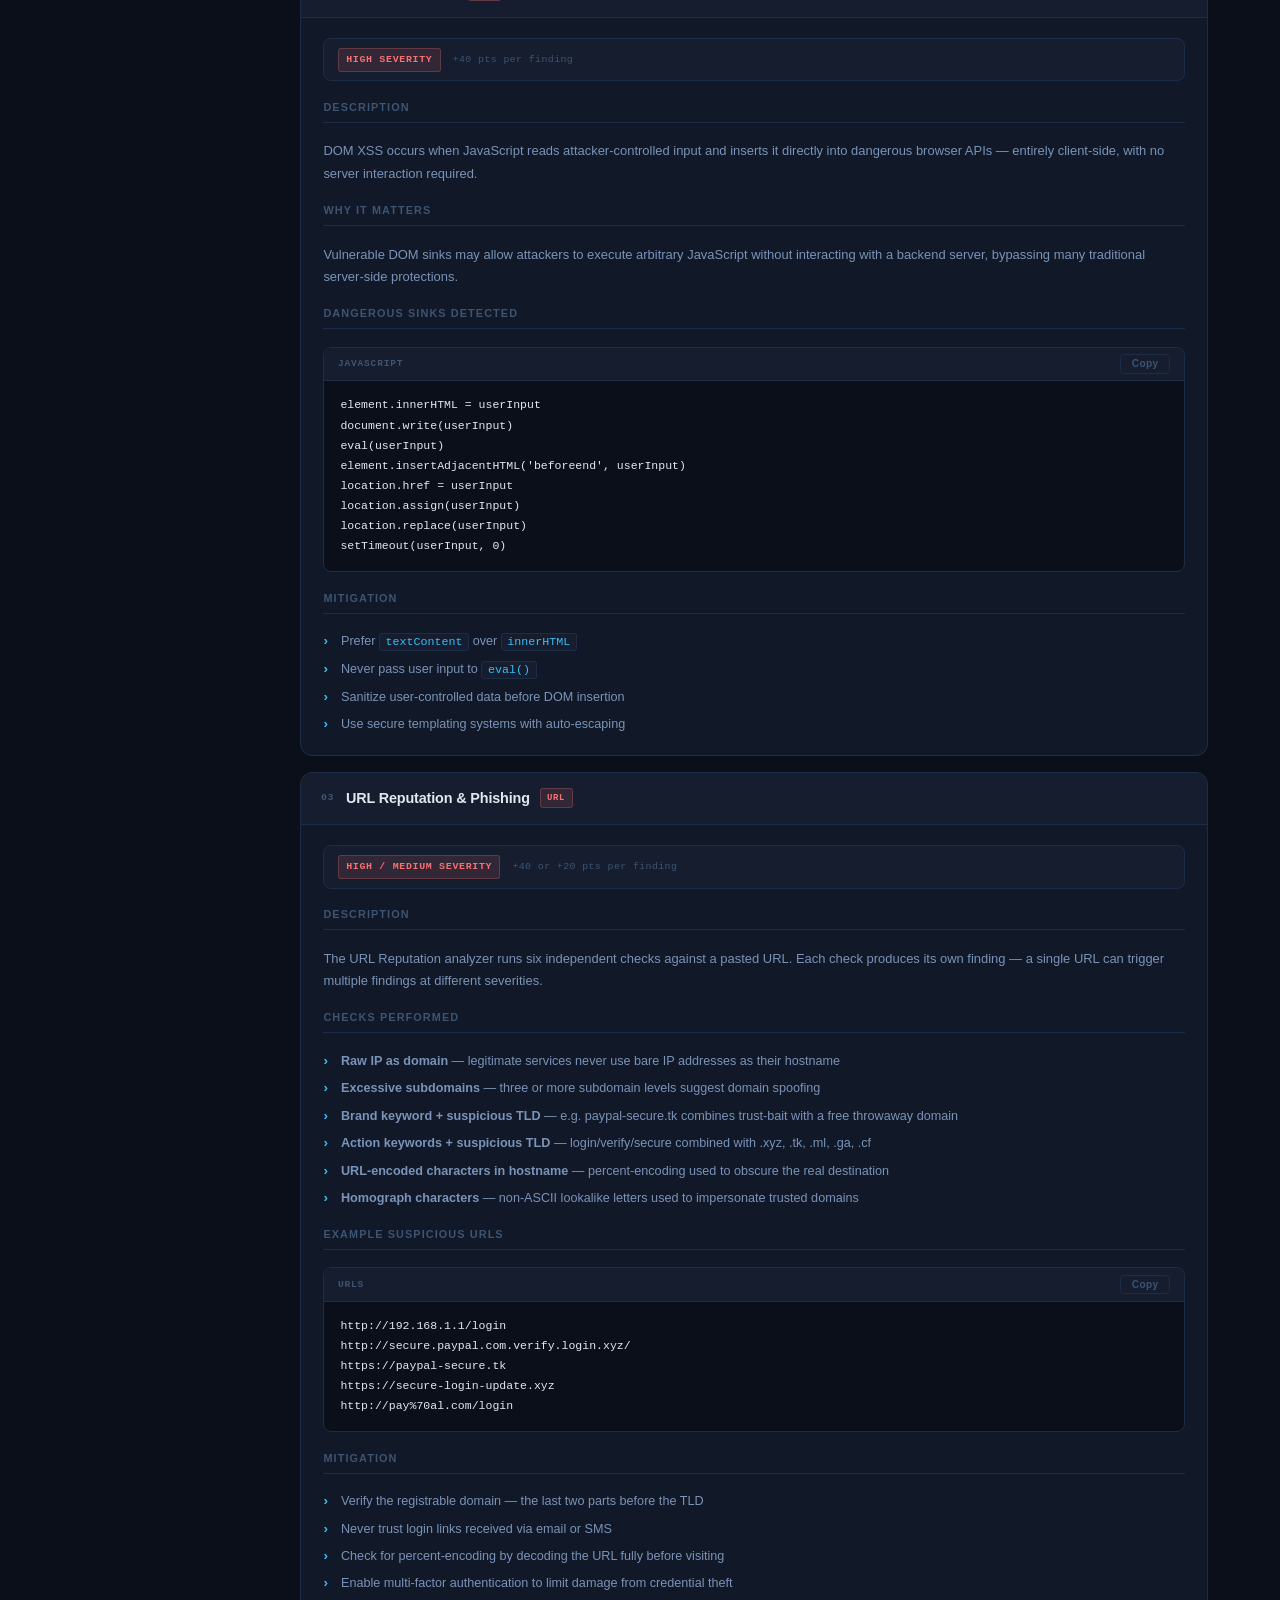
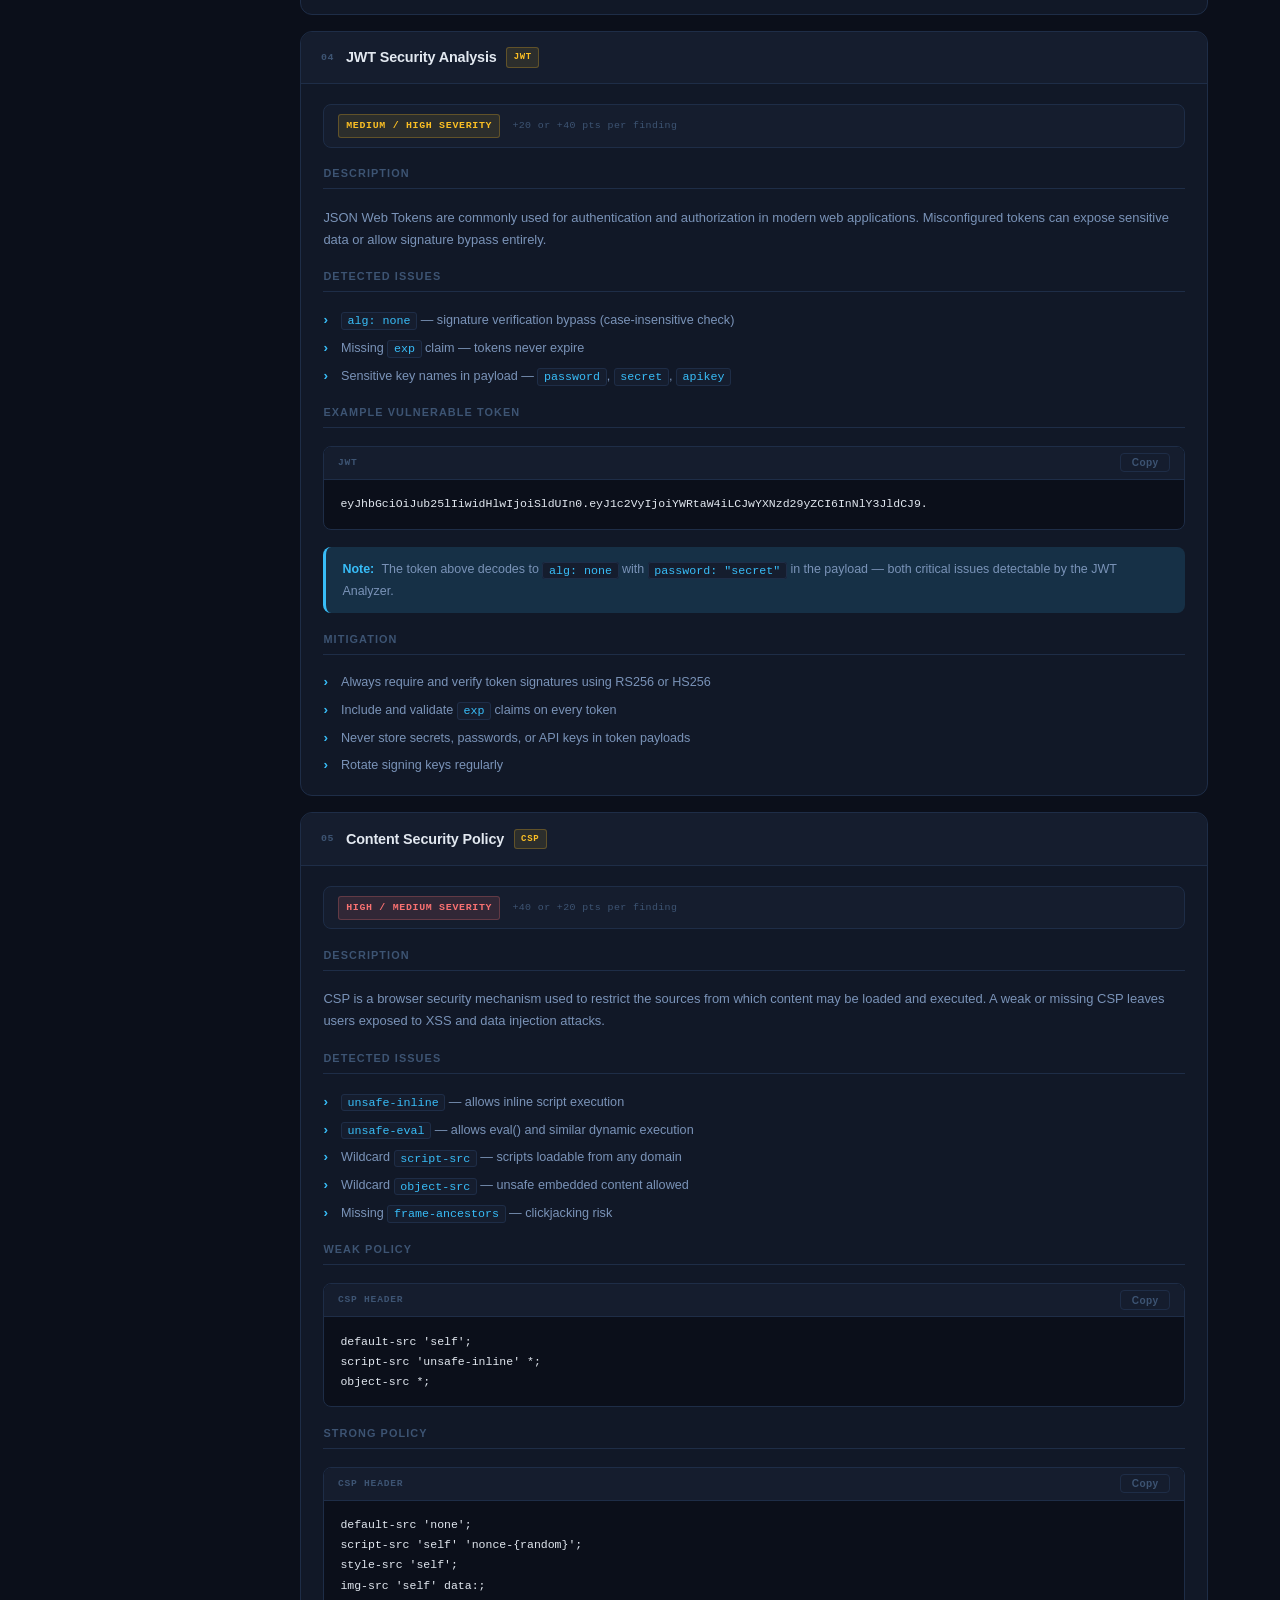
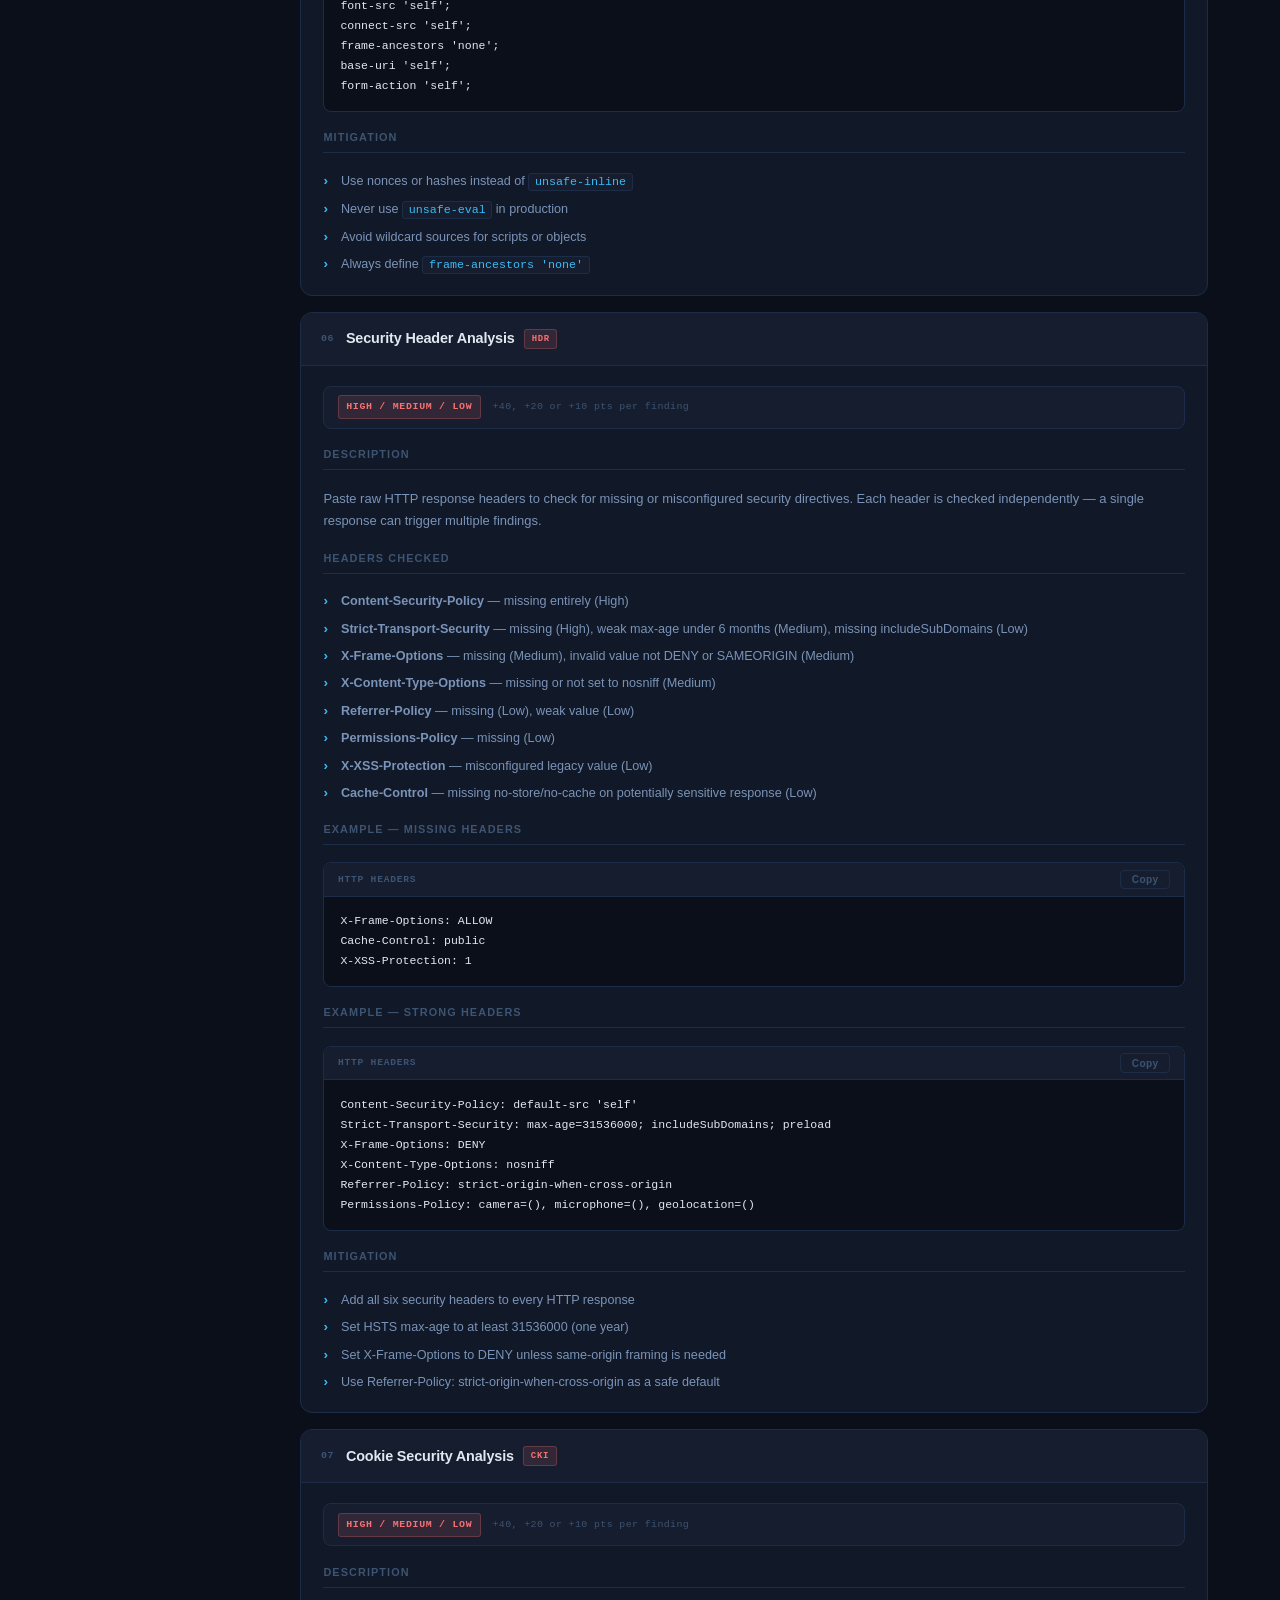
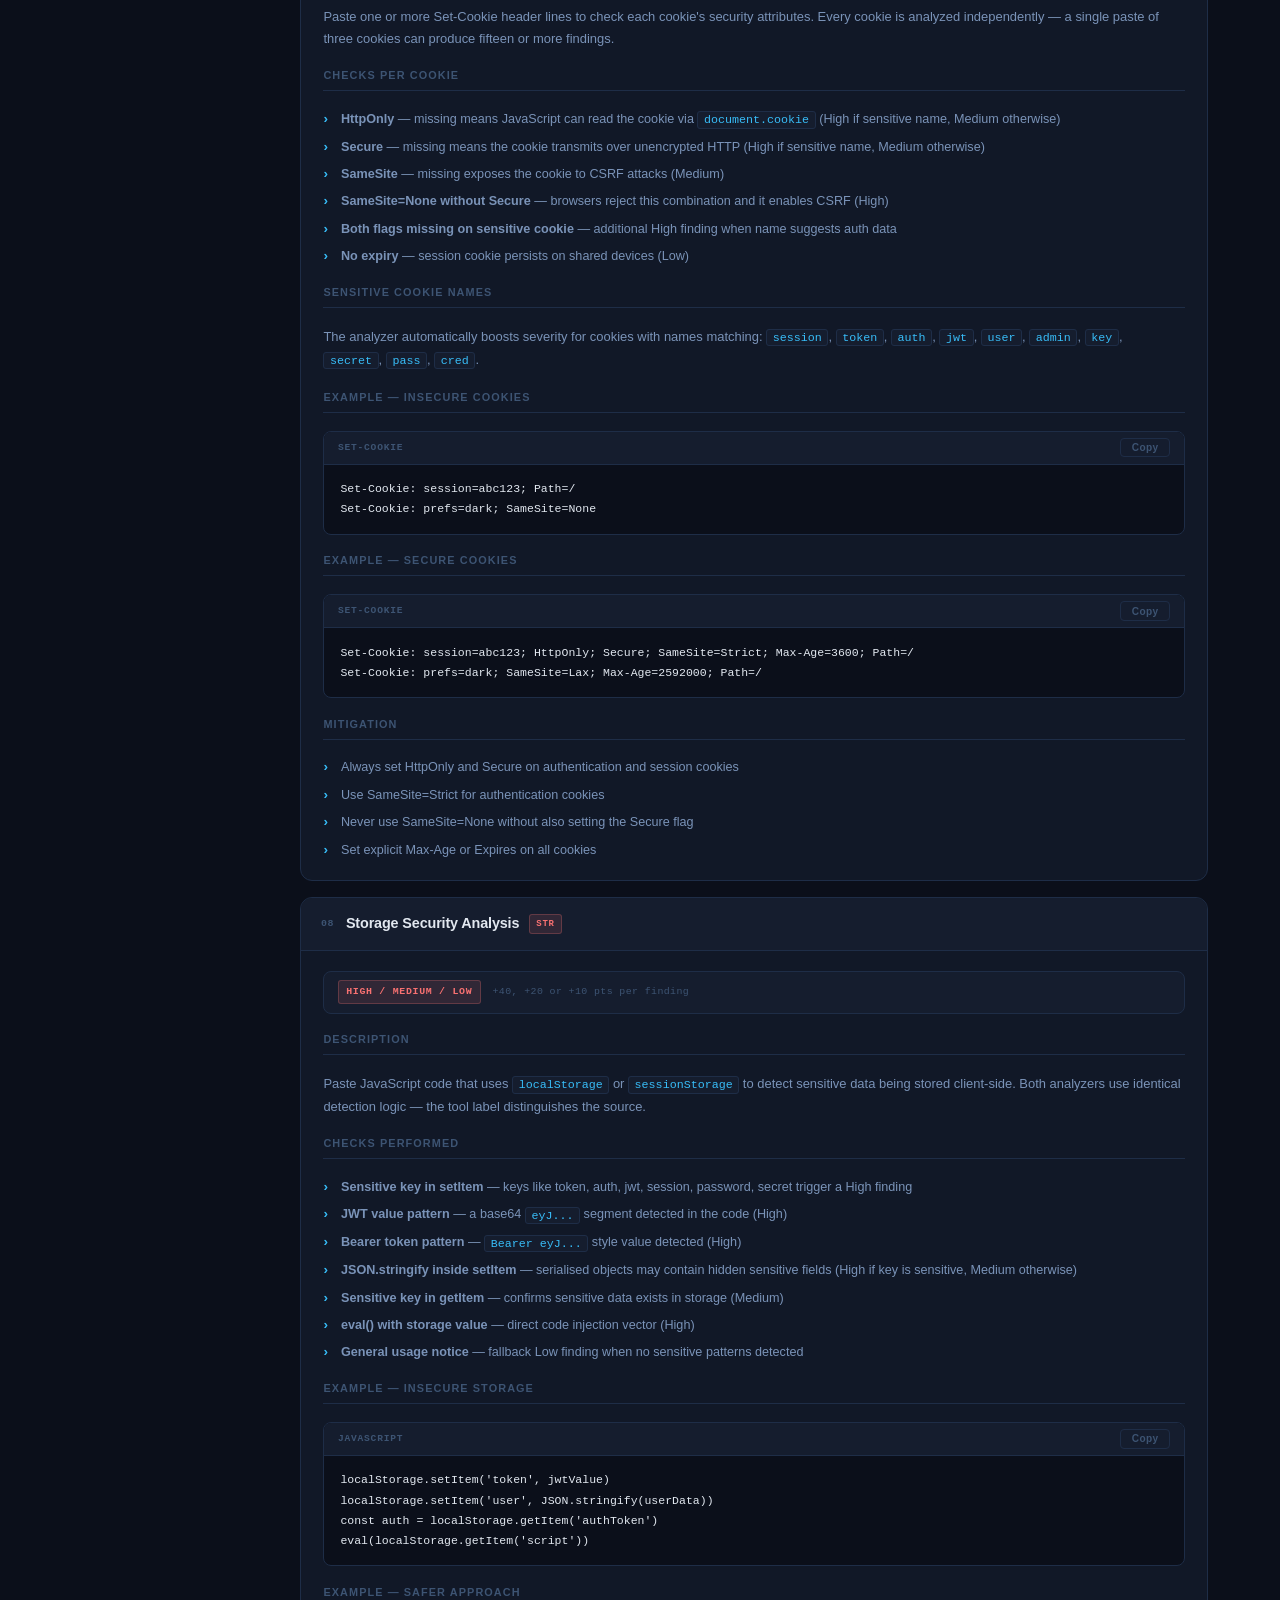
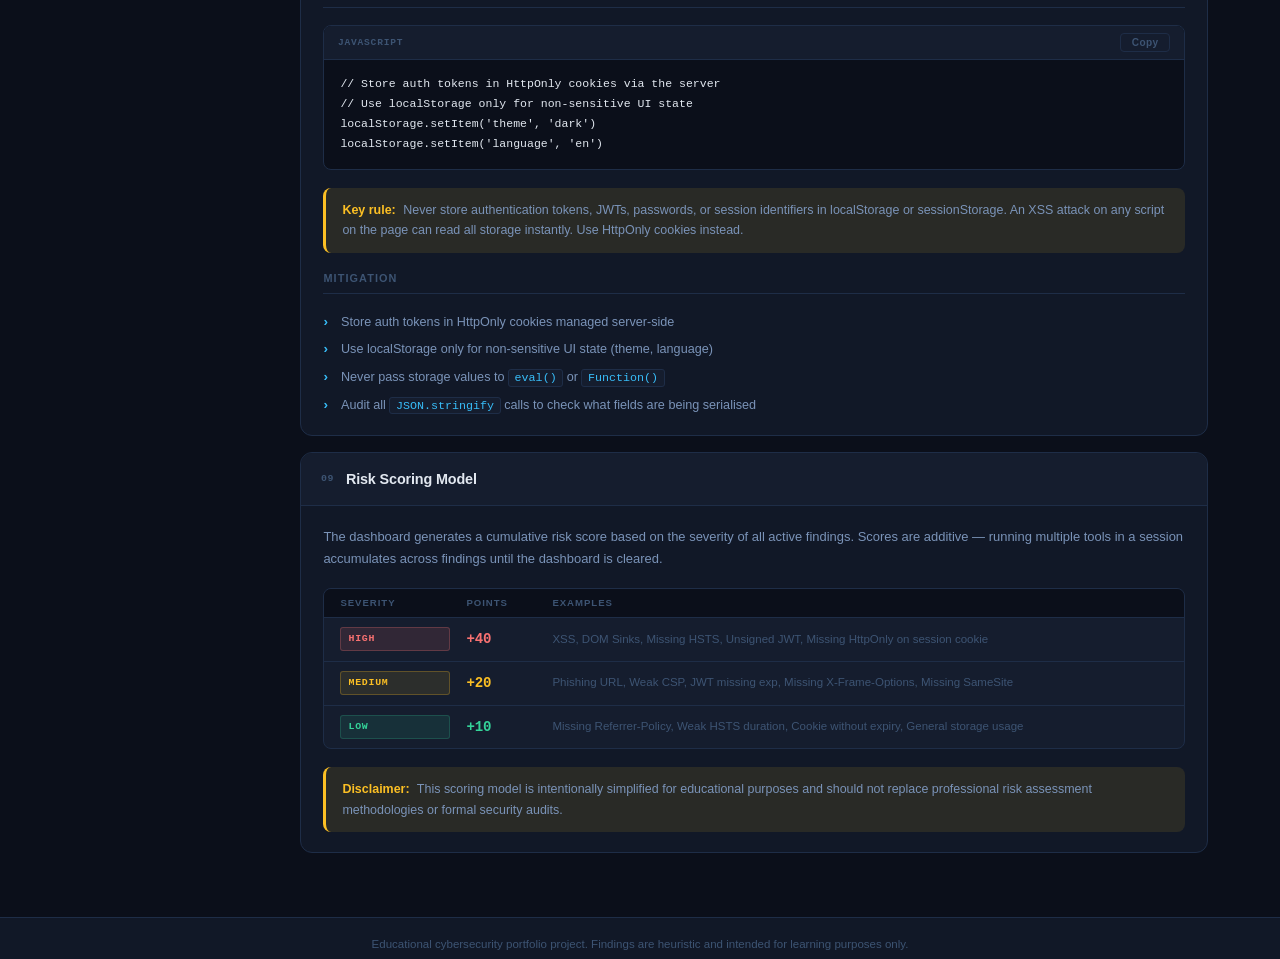
<file: projects/security-tester/learn.html>
<!DOCTYPE html>
<html lang="en">

<head>
    <meta charset="UTF-8">
    <meta name="viewport" content="width=device-width, initial-scale=1.0">
    <title>Documentation — Client-Side Security Tester</title>
    <link rel="stylesheet" href="css/global.css">
    <link rel="stylesheet" href="css/learn.css">
</head>

<body>

    <!-- ===================================== -->
    <!-- Header                               -->
    <!-- ===================================== -->
    <header class="app-header">
        <div class="header-content">
            <div class="header-brand">
                <h1>Client-Side Security Tester</h1>
                <span class="header-tagline">Educational Security Analysis Platform</span>
            </div>
            <div class="header-right">
                <div class="platform-status">
                    <span class="status-dot"></span>
                    <span>Detection Engine</span>
                    <strong>Operational</strong>
                </div>
                <nav class="top-nav">
                    <a href="index.html" class="nav-link">Dashboard</a>
                    <a href="learn.html" class="nav-link active">Documentation</a>
                </nav>
            </div>
        </div>
    </header>

    <!-- ===================================== -->
    <!-- Page Hero                            -->
    <!-- ===================================== -->
    <div class="doc-hero">
        <div class="doc-hero-inner">
            <p class="doc-hero-label">Reference</p>
            <h2 class="doc-hero-title">Security Documentation</h2>
            <p class="doc-hero-sub">Technical overview of all analyzers, detection logic, risk scoring, and mitigation guidance used throughout the project.</p>
        </div>
    </div>

    <!-- ===================================== -->
    <!-- Main Content                         -->
    <!-- ===================================== -->
    <main class="doc-layout">

        <!-- ======================== -->
        <!-- Sidebar                  -->
        <!-- ======================== -->
        <aside class="doc-sidebar">

            <div class="toc-panel">
                <p class="toc-label">On this page</p>
                <nav class="toc-nav">
                    <a href="#overview"  class="toc-link active">Project Overview</a>
                    <a href="#xss"       class="toc-link">Cross-Site Scripting</a>
                    <a href="#dom-xss"   class="toc-link">DOM-Based XSS</a>
                    <a href="#phishing"  class="toc-link">URL Reputation</a>
                    <a href="#jwt"       class="toc-link">JWT Analysis</a>
                    <a href="#csp"       class="toc-link">Content Security Policy</a>
                    <a href="#headers"   class="toc-link">Security Headers</a>
                    <a href="#cookies"   class="toc-link">Cookie Security</a>
                    <a href="#storage"   class="toc-link">Storage Security</a>
                    <a href="#risk"      class="toc-link">Risk Scoring</a>
                </nav>
            </div>

            <div class="quick-ref-panel">
                <p class="toc-label">Quick Reference</p>
                <div class="qr-grid">
                    <a href="#xss"      class="qr-card"><span class="qr-tag">XSS</span><span class="qr-desc">Script injection</span></a>
                    <a href="#dom-xss"  class="qr-card"><span class="qr-tag">DOM</span><span class="qr-desc">Sink exploitation</span></a>
                    <a href="#phishing" class="qr-card"><span class="qr-tag">URL</span><span class="qr-desc">Phishing & reputation</span></a>
                    <a href="#jwt"      class="qr-card"><span class="qr-tag">JWT</span><span class="qr-desc">Token security</span></a>
                    <a href="#csp"      class="qr-card"><span class="qr-tag">CSP</span><span class="qr-desc">Execution policy</span></a>
                    <a href="#headers"  class="qr-card"><span class="qr-tag">HDR</span><span class="qr-desc">HTTP headers</span></a>
                    <a href="#cookies"  class="qr-card"><span class="qr-tag">CKI</span><span class="qr-desc">Cookie attributes</span></a>
                    <a href="#storage"  class="qr-card"><span class="qr-tag">STR</span><span class="qr-desc">localStorage / session</span></a>
                </div>
            </div>

        </aside>

        <!-- ======================== -->
        <!-- Doc Sections             -->
        <!-- ======================== -->
        <div class="doc-content">

            <!-- ======================== -->
            <!-- 00 — Project Overview    -->
            <!-- ======================== -->
            <section class="doc-section" id="overview">
                <div class="doc-section-header">
                    <span class="doc-section-number">00</span>
                    <h2>Project Overview</h2>
                </div>
                <div class="doc-section-body">
                    <p>Client-Side Security Tester is a browser-based educational security analysis tool designed to demonstrate common client-side security risks. The project performs heuristic analysis against user-supplied input and highlights potentially dangerous patterns commonly associated with web application attacks.</p>
                    <p>All findings are heuristic and intended for learning purposes only. They should not replace a professional security assessment.</p>

                    <h3>Supported Analyzers</h3>
                    <ul class="doc-list">
                        <li>XSS Detection — script injection patterns and event handlers</li>
                        <li>DOM Sink Analysis — dangerous client-side APIs</li>
                        <li>URL Reputation — phishing patterns and domain analysis</li>
                        <li>JWT Inspection — token structure and security claims</li>
                        <li>Content Security Policy Review — directive strength</li>
                        <li>Security Header Analysis — HTTP response header coverage</li>
                        <li>Cookie Security Analysis — Set-Cookie attribute checks</li>
                        <li>Storage Security Analysis — localStorage and sessionStorage usage</li>
                    </ul>
                </div>
            </section>

            <!-- ======================== -->
            <!-- 01 — XSS                 -->
            <!-- ======================== -->
            <section class="doc-section" id="xss">
                <div class="doc-section-header">
                    <span class="doc-section-number">01</span>
                    <h2>Cross-Site Scripting <span class="doc-tag doc-tag--high">XSS</span></h2>
                </div>
                <div class="doc-section-body">

                    <div class="doc-meta-row">
                        <span class="doc-severity doc-severity--high">High Severity</span>
                        <span class="doc-score">+40 pts per finding</span>
                    </div>

                    <h3>Description</h3>
                    <p>Cross-Site Scripting occurs when untrusted input is interpreted as executable JavaScript by a browser. Attackers inject malicious scripts that run in the context of a victim's session.</p>

                    <h3>Why It Matters</h3>
                    <p>Successful XSS attacks can lead to session theft, account compromise, credential harvesting, and malicious actions performed on behalf of users without their knowledge.</p>

                    <h3>Example Payloads</h3>
                    <div class="code-block-wrapper">
                        <div class="code-block-header">
                            <span class="code-lang">HTML / JS</span>
                            <button class="copy-btn" data-target="xss-payloads">Copy</button>
                        </div>
                        <pre class="code-block" id="xss-payloads"><code>&lt;script&gt;alert(1)&lt;/script&gt;
&lt;img src=x onerror=alert(1)&gt;
&lt;svg onload=alert(1)&gt;
&lt;body onload=alert(document.cookie)&gt;
&lt;iframe src=x&gt;
javascript:alert(1)</code></pre>
                    </div>

                    <h3>Mitigation</h3>
                    <ul class="doc-list">
                        <li>Validate and sanitize all user input server-side</li>
                        <li>Escape HTML output before rendering</li>
                        <li>Implement a strict Content Security Policy</li>
                        <li>Avoid rendering raw user-controlled content in the DOM</li>
                    </ul>
                </div>
            </section>

            <!-- ======================== -->
            <!-- 02 — DOM XSS             -->
            <!-- ======================== -->
            <section class="doc-section" id="dom-xss">
                <div class="doc-section-header">
                    <span class="doc-section-number">02</span>
                    <h2>DOM-Based XSS <span class="doc-tag doc-tag--high">DOM</span></h2>
                </div>
                <div class="doc-section-body">

                    <div class="doc-meta-row">
                        <span class="doc-severity doc-severity--high">High Severity</span>
                        <span class="doc-score">+40 pts per finding</span>
                    </div>

                    <h3>Description</h3>
                    <p>DOM XSS occurs when JavaScript reads attacker-controlled input and inserts it directly into dangerous browser APIs — entirely client-side, with no server interaction required.</p>

                    <h3>Why It Matters</h3>
                    <p>Vulnerable DOM sinks may allow attackers to execute arbitrary JavaScript without interacting with a backend server, bypassing many traditional server-side protections.</p>

                    <h3>Dangerous Sinks Detected</h3>
                    <div class="code-block-wrapper">
                        <div class="code-block-header">
                            <span class="code-lang">JavaScript</span>
                            <button class="copy-btn" data-target="dom-sinks">Copy</button>
                        </div>
                        <pre class="code-block" id="dom-sinks"><code>element.innerHTML = userInput
document.write(userInput)
eval(userInput)
element.insertAdjacentHTML('beforeend', userInput)
location.href = userInput
location.assign(userInput)
location.replace(userInput)
setTimeout(userInput, 0)</code></pre>
                    </div>

                    <h3>Mitigation</h3>
                    <ul class="doc-list">
                        <li>Prefer <code class="inline-code">textContent</code> over <code class="inline-code">innerHTML</code></li>
                        <li>Never pass user input to <code class="inline-code">eval()</code></li>
                        <li>Sanitize user-controlled data before DOM insertion</li>
                        <li>Use secure templating systems with auto-escaping</li>
                    </ul>
                </div>
            </section>

            <!-- ======================== -->
            <!-- 03 — URL Reputation      -->
            <!-- ======================== -->
            <section class="doc-section" id="phishing">
                <div class="doc-section-header">
                    <span class="doc-section-number">03</span>
                    <h2>URL Reputation &amp; Phishing <span class="doc-tag doc-tag--high">URL</span></h2>
                </div>
                <div class="doc-section-body">

                    <div class="doc-meta-row">
                        <span class="doc-severity doc-severity--high">High / Medium Severity</span>
                        <span class="doc-score">+40 or +20 pts per finding</span>
                    </div>

                    <h3>Description</h3>
                    <p>The URL Reputation analyzer runs six independent checks against a pasted URL. Each check produces its own finding — a single URL can trigger multiple findings at different severities.</p>

                    <h3>Checks Performed</h3>
                    <ul class="doc-list">
                        <li><strong>Raw IP as domain</strong> — legitimate services never use bare IP addresses as their hostname</li>
                        <li><strong>Excessive subdomains</strong> — three or more subdomain levels suggest domain spoofing</li>
                        <li><strong>Brand keyword + suspicious TLD</strong> — e.g. paypal-secure.tk combines trust-bait with a free throwaway domain</li>
                        <li><strong>Action keywords + suspicious TLD</strong> — login/verify/secure combined with .xyz, .tk, .ml, .ga, .cf</li>
                        <li><strong>URL-encoded characters in hostname</strong> — percent-encoding used to obscure the real destination</li>
                        <li><strong>Homograph characters</strong> — non-ASCII lookalike letters used to impersonate trusted domains</li>
                    </ul>

                    <h3>Example Suspicious URLs</h3>
                    <div class="code-block-wrapper">
                        <div class="code-block-header">
                            <span class="code-lang">URLs</span>
                            <button class="copy-btn" data-target="phishing-urls">Copy</button>
                        </div>
                        <pre class="code-block" id="phishing-urls"><code>http://192.168.1.1/login
http://secure.paypal.com.verify.login.xyz/
https://paypal-secure.tk
https://secure-login-update.xyz
http://pay%70al.com/login</code></pre>
                    </div>

                    <h3>Mitigation</h3>
                    <ul class="doc-list">
                        <li>Verify the registrable domain — the last two parts before the TLD</li>
                        <li>Never trust login links received via email or SMS</li>
                        <li>Check for percent-encoding by decoding the URL fully before visiting</li>
                        <li>Enable multi-factor authentication to limit damage from credential theft</li>
                    </ul>
                </div>
            </section>

            <!-- ======================== -->
            <!-- 04 — JWT                 -->
            <!-- ======================== -->
            <section class="doc-section" id="jwt">
                <div class="doc-section-header">
                    <span class="doc-section-number">04</span>
                    <h2>JWT Security Analysis <span class="doc-tag doc-tag--medium">JWT</span></h2>
                </div>
                <div class="doc-section-body">

                    <div class="doc-meta-row">
                        <span class="doc-severity doc-severity--medium">Medium / High Severity</span>
                        <span class="doc-score">+20 or +40 pts per finding</span>
                    </div>

                    <h3>Description</h3>
                    <p>JSON Web Tokens are commonly used for authentication and authorization in modern web applications. Misconfigured tokens can expose sensitive data or allow signature bypass entirely.</p>

                    <h3>Detected Issues</h3>
                    <ul class="doc-list">
                        <li><code class="inline-code">alg: none</code> — signature verification bypass (case-insensitive check)</li>
                        <li>Missing <code class="inline-code">exp</code> claim — tokens never expire</li>
                        <li>Sensitive key names in payload — <code class="inline-code">password</code>, <code class="inline-code">secret</code>, <code class="inline-code">apikey</code></li>
                    </ul>

                    <h3>Example Vulnerable Token</h3>
                    <div class="code-block-wrapper">
                        <div class="code-block-header">
                            <span class="code-lang">JWT</span>
                            <button class="copy-btn" data-target="jwt-token">Copy</button>
                        </div>
                        <pre class="code-block" id="jwt-token"><code>eyJhbGciOiJub25lIiwidHlwIjoiSldUIn0.eyJ1c2VyIjoiYWRtaW4iLCJwYXNzd29yZCI6InNlY3JldCJ9.</code></pre>
                    </div>

                    <div class="doc-callout doc-callout--info">
                        <strong>Note:</strong> The token above decodes to <code class="inline-code">alg: none</code> with <code class="inline-code">password: "secret"</code> in the payload — both critical issues detectable by the JWT Analyzer.
                    </div>

                    <h3>Mitigation</h3>
                    <ul class="doc-list">
                        <li>Always require and verify token signatures using RS256 or HS256</li>
                        <li>Include and validate <code class="inline-code">exp</code> claims on every token</li>
                        <li>Never store secrets, passwords, or API keys in token payloads</li>
                        <li>Rotate signing keys regularly</li>
                    </ul>
                </div>
            </section>

            <!-- ======================== -->
            <!-- 05 — CSP                 -->
            <!-- ======================== -->
            <section class="doc-section" id="csp">
                <div class="doc-section-header">
                    <span class="doc-section-number">05</span>
                    <h2>Content Security Policy <span class="doc-tag doc-tag--medium">CSP</span></h2>
                </div>
                <div class="doc-section-body">

                    <div class="doc-meta-row">
                        <span class="doc-severity doc-severity--high">High / Medium Severity</span>
                        <span class="doc-score">+40 or +20 pts per finding</span>
                    </div>

                    <h3>Description</h3>
                    <p>CSP is a browser security mechanism used to restrict the sources from which content may be loaded and executed. A weak or missing CSP leaves users exposed to XSS and data injection attacks.</p>

                    <h3>Detected Issues</h3>
                    <ul class="doc-list">
                        <li><code class="inline-code">unsafe-inline</code> — allows inline script execution</li>
                        <li><code class="inline-code">unsafe-eval</code> — allows eval() and similar dynamic execution</li>
                        <li>Wildcard <code class="inline-code">script-src</code> — scripts loadable from any domain</li>
                        <li>Wildcard <code class="inline-code">object-src</code> — unsafe embedded content allowed</li>
                        <li>Missing <code class="inline-code">frame-ancestors</code> — clickjacking risk</li>
                    </ul>

                    <h3>Weak Policy</h3>
                    <div class="code-block-wrapper">
                        <div class="code-block-header">
                            <span class="code-lang">CSP Header</span>
                            <button class="copy-btn" data-target="csp-weak">Copy</button>
                        </div>
                        <pre class="code-block" id="csp-weak"><code>default-src 'self';
script-src 'unsafe-inline' *;
object-src *;</code></pre>
                    </div>

                    <h3>Strong Policy</h3>
                    <div class="code-block-wrapper">
                        <div class="code-block-header">
                            <span class="code-lang">CSP Header</span>
                            <button class="copy-btn" data-target="csp-strong">Copy</button>
                        </div>
                        <pre class="code-block" id="csp-strong"><code>default-src 'none';
script-src 'self' 'nonce-{random}';
style-src 'self';
img-src 'self' data:;
font-src 'self';
connect-src 'self';
frame-ancestors 'none';
base-uri 'self';
form-action 'self';</code></pre>
                    </div>

                    <h3>Mitigation</h3>
                    <ul class="doc-list">
                        <li>Use nonces or hashes instead of <code class="inline-code">unsafe-inline</code></li>
                        <li>Never use <code class="inline-code">unsafe-eval</code> in production</li>
                        <li>Avoid wildcard sources for scripts or objects</li>
                        <li>Always define <code class="inline-code">frame-ancestors 'none'</code></li>
                    </ul>
                </div>
            </section>

            <!-- ======================== -->
            <!-- 06 — Security Headers    -->
            <!-- ======================== -->
            <section class="doc-section" id="headers">
                <div class="doc-section-header">
                    <span class="doc-section-number">06</span>
                    <h2>Security Header Analysis <span class="doc-tag doc-tag--high">HDR</span></h2>
                </div>
                <div class="doc-section-body">

                    <div class="doc-meta-row">
                        <span class="doc-severity doc-severity--high">High / Medium / Low</span>
                        <span class="doc-score">+40, +20 or +10 pts per finding</span>
                    </div>

                    <h3>Description</h3>
                    <p>Paste raw HTTP response headers to check for missing or misconfigured security directives. Each header is checked independently — a single response can trigger multiple findings.</p>

                    <h3>Headers Checked</h3>
                    <ul class="doc-list">
                        <li><strong>Content-Security-Policy</strong> — missing entirely (High)</li>
                        <li><strong>Strict-Transport-Security</strong> — missing (High), weak max-age under 6 months (Medium), missing includeSubDomains (Low)</li>
                        <li><strong>X-Frame-Options</strong> — missing (Medium), invalid value not DENY or SAMEORIGIN (Medium)</li>
                        <li><strong>X-Content-Type-Options</strong> — missing or not set to nosniff (Medium)</li>
                        <li><strong>Referrer-Policy</strong> — missing (Low), weak value (Low)</li>
                        <li><strong>Permissions-Policy</strong> — missing (Low)</li>
                        <li><strong>X-XSS-Protection</strong> — misconfigured legacy value (Low)</li>
                        <li><strong>Cache-Control</strong> — missing no-store/no-cache on potentially sensitive response (Low)</li>
                    </ul>

                    <h3>Example — Missing Headers</h3>
                    <div class="code-block-wrapper">
                        <div class="code-block-header">
                            <span class="code-lang">HTTP Headers</span>
                            <button class="copy-btn" data-target="headers-weak">Copy</button>
                        </div>
                        <pre class="code-block" id="headers-weak"><code>X-Frame-Options: ALLOW
Cache-Control: public
X-XSS-Protection: 1</code></pre>
                    </div>

                    <h3>Example — Strong Headers</h3>
                    <div class="code-block-wrapper">
                        <div class="code-block-header">
                            <span class="code-lang">HTTP Headers</span>
                            <button class="copy-btn" data-target="headers-strong">Copy</button>
                        </div>
                        <pre class="code-block" id="headers-strong"><code>Content-Security-Policy: default-src 'self'
Strict-Transport-Security: max-age=31536000; includeSubDomains; preload
X-Frame-Options: DENY
X-Content-Type-Options: nosniff
Referrer-Policy: strict-origin-when-cross-origin
Permissions-Policy: camera=(), microphone=(), geolocation=()</code></pre>
                    </div>

                    <h3>Mitigation</h3>
                    <ul class="doc-list">
                        <li>Add all six security headers to every HTTP response</li>
                        <li>Set HSTS max-age to at least 31536000 (one year)</li>
                        <li>Set X-Frame-Options to DENY unless same-origin framing is needed</li>
                        <li>Use Referrer-Policy: strict-origin-when-cross-origin as a safe default</li>
                    </ul>
                </div>
            </section>

            <!-- ======================== -->
            <!-- 07 — Cookie Security     -->
            <!-- ======================== -->
            <section class="doc-section" id="cookies">
                <div class="doc-section-header">
                    <span class="doc-section-number">07</span>
                    <h2>Cookie Security Analysis <span class="doc-tag doc-tag--high">CKI</span></h2>
                </div>
                <div class="doc-section-body">

                    <div class="doc-meta-row">
                        <span class="doc-severity doc-severity--high">High / Medium / Low</span>
                        <span class="doc-score">+40, +20 or +10 pts per finding</span>
                    </div>

                    <h3>Description</h3>
                    <p>Paste one or more Set-Cookie header lines to check each cookie's security attributes. Every cookie is analyzed independently — a single paste of three cookies can produce fifteen or more findings.</p>

                    <h3>Checks Per Cookie</h3>
                    <ul class="doc-list">
                        <li><strong>HttpOnly</strong> — missing means JavaScript can read the cookie via <code class="inline-code">document.cookie</code> (High if sensitive name, Medium otherwise)</li>
                        <li><strong>Secure</strong> — missing means the cookie transmits over unencrypted HTTP (High if sensitive name, Medium otherwise)</li>
                        <li><strong>SameSite</strong> — missing exposes the cookie to CSRF attacks (Medium)</li>
                        <li><strong>SameSite=None without Secure</strong> — browsers reject this combination and it enables CSRF (High)</li>
                        <li><strong>Both flags missing on sensitive cookie</strong> — additional High finding when name suggests auth data</li>
                        <li><strong>No expiry</strong> — session cookie persists on shared devices (Low)</li>
                    </ul>

                    <h3>Sensitive Cookie Names</h3>
                    <p>The analyzer automatically boosts severity for cookies with names matching: <code class="inline-code">session</code>, <code class="inline-code">token</code>, <code class="inline-code">auth</code>, <code class="inline-code">jwt</code>, <code class="inline-code">user</code>, <code class="inline-code">admin</code>, <code class="inline-code">key</code>, <code class="inline-code">secret</code>, <code class="inline-code">pass</code>, <code class="inline-code">cred</code>.</p>

                    <h3>Example — Insecure Cookies</h3>
                    <div class="code-block-wrapper">
                        <div class="code-block-header">
                            <span class="code-lang">Set-Cookie</span>
                            <button class="copy-btn" data-target="cookies-weak">Copy</button>
                        </div>
                        <pre class="code-block" id="cookies-weak"><code>Set-Cookie: session=abc123; Path=/
Set-Cookie: prefs=dark; SameSite=None</code></pre>
                    </div>

                    <h3>Example — Secure Cookies</h3>
                    <div class="code-block-wrapper">
                        <div class="code-block-header">
                            <span class="code-lang">Set-Cookie</span>
                            <button class="copy-btn" data-target="cookies-strong">Copy</button>
                        </div>
                        <pre class="code-block" id="cookies-strong"><code>Set-Cookie: session=abc123; HttpOnly; Secure; SameSite=Strict; Max-Age=3600; Path=/
Set-Cookie: prefs=dark; SameSite=Lax; Max-Age=2592000; Path=/</code></pre>
                    </div>

                    <h3>Mitigation</h3>
                    <ul class="doc-list">
                        <li>Always set HttpOnly and Secure on authentication and session cookies</li>
                        <li>Use SameSite=Strict for authentication cookies</li>
                        <li>Never use SameSite=None without also setting the Secure flag</li>
                        <li>Set explicit Max-Age or Expires on all cookies</li>
                    </ul>
                </div>
            </section>

            <!-- ======================== -->
            <!-- 08 — Storage Security    -->
            <!-- ======================== -->
            <section class="doc-section" id="storage">
                <div class="doc-section-header">
                    <span class="doc-section-number">08</span>
                    <h2>Storage Security Analysis <span class="doc-tag doc-tag--high">STR</span></h2>
                </div>
                <div class="doc-section-body">

                    <div class="doc-meta-row">
                        <span class="doc-severity doc-severity--high">High / Medium / Low</span>
                        <span class="doc-score">+40, +20 or +10 pts per finding</span>
                    </div>

                    <h3>Description</h3>
                    <p>Paste JavaScript code that uses <code class="inline-code">localStorage</code> or <code class="inline-code">sessionStorage</code> to detect sensitive data being stored client-side. Both analyzers use identical detection logic — the tool label distinguishes the source.</p>

                    <h3>Checks Performed</h3>
                    <ul class="doc-list">
                        <li><strong>Sensitive key in setItem</strong> — keys like token, auth, jwt, session, password, secret trigger a High finding</li>
                        <li><strong>JWT value pattern</strong> — a base64 <code class="inline-code">eyJ...</code> segment detected in the code (High)</li>
                        <li><strong>Bearer token pattern</strong> — <code class="inline-code">Bearer eyJ...</code> style value detected (High)</li>
                        <li><strong>JSON.stringify inside setItem</strong> — serialised objects may contain hidden sensitive fields (High if key is sensitive, Medium otherwise)</li>
                        <li><strong>Sensitive key in getItem</strong> — confirms sensitive data exists in storage (Medium)</li>
                        <li><strong>eval() with storage value</strong> — direct code injection vector (High)</li>
                        <li><strong>General usage notice</strong> — fallback Low finding when no sensitive patterns detected</li>
                    </ul>

                    <h3>Example — Insecure Storage</h3>
                    <div class="code-block-wrapper">
                        <div class="code-block-header">
                            <span class="code-lang">JavaScript</span>
                            <button class="copy-btn" data-target="storage-weak">Copy</button>
                        </div>
                        <pre class="code-block" id="storage-weak"><code>localStorage.setItem('token', jwtValue)
localStorage.setItem('user', JSON.stringify(userData))
const auth = localStorage.getItem('authToken')
eval(localStorage.getItem('script'))</code></pre>
                    </div>

                    <h3>Example — Safer Approach</h3>
                    <div class="code-block-wrapper">
                        <div class="code-block-header">
                            <span class="code-lang">JavaScript</span>
                            <button class="copy-btn" data-target="storage-better">Copy</button>
                        </div>
                        <pre class="code-block" id="storage-better"><code>// Store auth tokens in HttpOnly cookies via the server
// Use localStorage only for non-sensitive UI state
localStorage.setItem('theme', 'dark')
localStorage.setItem('language', 'en')</code></pre>
                    </div>

                    <div class="doc-callout doc-callout--warning">
                        <strong>Key rule:</strong> Never store authentication tokens, JWTs, passwords, or session identifiers in localStorage or sessionStorage. An XSS attack on any script on the page can read all storage instantly. Use HttpOnly cookies instead.
                    </div>

                    <h3>Mitigation</h3>
                    <ul class="doc-list">
                        <li>Store auth tokens in HttpOnly cookies managed server-side</li>
                        <li>Use localStorage only for non-sensitive UI state (theme, language)</li>
                        <li>Never pass storage values to <code class="inline-code">eval()</code> or <code class="inline-code">Function()</code></li>
                        <li>Audit all <code class="inline-code">JSON.stringify</code> calls to check what fields are being serialised</li>
                    </ul>
                </div>
            </section>

            <!-- ======================== -->
            <!-- 09 — Risk Scoring        -->
            <!-- ======================== -->
            <section class="doc-section" id="risk">
                <div class="doc-section-header">
                    <span class="doc-section-number">09</span>
                    <h2>Risk Scoring Model</h2>
                </div>
                <div class="doc-section-body">
                    <p>The dashboard generates a cumulative risk score based on the severity of all active findings. Scores are additive — running multiple tools in a session accumulates across findings until the dashboard is cleared.</p>

                    <div class="risk-table">
                        <div class="risk-row risk-row--header">
                            <span>Severity</span>
                            <span>Points</span>
                            <span>Examples</span>
                        </div>
                        <div class="risk-row">
                            <span class="doc-severity doc-severity--high">High</span>
                            <span class="risk-points risk-points--high">+40</span>
                            <span class="risk-example">XSS, DOM Sinks, Missing HSTS, Unsigned JWT, Missing HttpOnly on session cookie</span>
                        </div>
                        <div class="risk-row">
                            <span class="doc-severity doc-severity--medium">Medium</span>
                            <span class="risk-points risk-points--medium">+20</span>
                            <span class="risk-example">Phishing URL, Weak CSP, JWT missing exp, Missing X-Frame-Options, Missing SameSite</span>
                        </div>
                        <div class="risk-row">
                            <span class="doc-severity doc-severity--low">Low</span>
                            <span class="risk-points risk-points--low">+10</span>
                            <span class="risk-example">Missing Referrer-Policy, Weak HSTS duration, Cookie without expiry, General storage usage</span>
                        </div>
                    </div>

                    <div class="doc-callout doc-callout--warning">
                        <strong>Disclaimer:</strong> This scoring model is intentionally simplified for educational purposes and should not replace professional risk assessment methodologies or formal security audits.
                    </div>
                </div>
            </section>

        </div><!-- /.doc-content -->

    </main>

    <!-- ===================================== -->
    <!-- Footer                               -->
    <!-- ===================================== -->
    <footer class="app-footer">
        <div class="footer-content">
            <p>Educational cybersecurity portfolio project. Findings are heuristic and intended for learning purposes only.</p>
        </div>
    </footer>

    <script src="js/learn.js" defer></script>

</body>
</html>
</file>
<file: css/style.css>
/* =========================================================
   1. ROOT VARIABLES & THEME SYSTEM
========================================================= */

:root {
  --nav-height: 110px;

  /* =========================
     LIGHT THEME (DEFAULT)
  ========================= */

  /* Backgrounds */
  --bg-primary: #f4f7fb;
  --bg-secondary: #ffffff;
  --bg-card: #ffffff;
  --bg-card-hover: #f8fafc;
  --bg-navbar: rgba(255, 255, 255, 0.82);
  --bg-elevated: #eef2f7;

  /* Text */
  --text-primary: #0f172a;
  --text-secondary: #334155;
  --text-muted: #64748b;

  /* Accent */
  --accent: #0ea5e9;
  --accent-hover: #0284c7;

  /* Borders */
  --border-color: rgba(15, 23, 42, 0.08);

  /* Shadows */
  --shadow-sm: 0 2px 8px rgba(15, 23, 42, 0.06);
  --shadow-md: 0 8px 24px rgba(15, 23, 42, 0.08);
  --shadow-lg: 0 14px 40px rgba(15, 23, 42, 0.12);

  /* Effects */
  --transition: 0.25s ease;
  --radius-sm: 10px;
  --radius-md: 16px;
  --radius-lg: 22px;
}

/* =========================================================
  DARK MODE
========================================================= */

body.dark {
  --bg-primary: #0f172a;
  --bg-secondary: #111827;
  --bg-card: #1e293b;
  --bg-card-hover: #263449;
  --bg-navbar: rgba(15, 23, 42, 0.82);
  --bg-elevated: #172033;

  --text-primary: #f8fafc;
  --text-secondary: #cbd5e1;
  --text-muted: #94a3b8;

  --accent: #38bdf8;
  --accent-hover: #0ea5e9;

  --border-color: rgba(255, 255, 255, 0.08);

  --shadow-sm: 0 2px 8px rgba(0, 0, 0, 0.18);
  --shadow-md: 0 8px 24px rgba(0, 0, 0, 0.25);
  --shadow-lg: 0 14px 40px rgba(0, 0, 0, 0.35);
}

/* =========================================================
   2. RESET & BASE STYLES
========================================================= */

html {
  scroll-padding-top: var(--nav-height);
  scroll-behavior: smooth;
  overflow-x: hidden;
}

body {
  margin: 0;
  padding-top: 80px;

  font-family: system-ui, -apple-system, BlinkMacSystemFont, sans-serif;

  background: var(--bg-primary);
  color: var(--text-primary);

  overflow-x: hidden;

  transition:
    background-color var(--transition),
    color var(--transition);
}

* {
  box-sizing: border-box;
}

h1,
h2,
h3,
h4,
h5,
h6 {
  margin-top: 0;
  color: var(--text-primary);
}

p,
li,
span {
  color: var(--text-secondary);
}

a {
  color: inherit;
}

/* =========================================================
   3. PAGE LOADER
========================================================= */

#pageLoader {
  position: fixed;
  inset: 0;

  background: var(--bg-primary);

  z-index: 9999;

  display: flex;
  align-items: center;
  justify-content: center;

  transition: opacity 0.3s ease;
}

#pageLoader.hidden {
  opacity: 0;
  pointer-events: none;
}

body.loaded #pageLoader {
  opacity: 0;
  pointer-events: none;
}

/* =========================================================
   4. MAIN LAYOUT
========================================================= */

main {
  display: flex;
  flex-direction: column;
  align-items: center;

  animation: fadeIn 0.6s ease;
}

.section {
  width: 80%;
  max-width: 850px;

  margin: 15px;
  padding: 30px;

  border-radius: var(--radius-lg);

  background: var(--bg-card);

  border: 1px solid var(--border-color);

  box-shadow: var(--shadow-sm);

  transition:
    transform var(--transition),
    background-color var(--transition),
    box-shadow var(--transition),
    border-color var(--transition);
}

.section:hover {
  box-shadow: var(--shadow-md);
}

.section-content {
  transition: transform 0.25s ease;
}

.section-content:hover {
  transform: translateY(-2px);
}

section {
  padding-left: 1.5rem;
  padding-right: 1rem;

  transition:
    opacity 0.25s ease-out,
    transform 0.25s ease-out;
}

/* =========================================================
   5. ACTIVE SECTION SYSTEM
========================================================= */

section:not(.active-section) {
  opacity: 0.7;
  transform: scale(0.99);
}

section.active-section {
  opacity: 1;
  transform: scale(1);

  border-left: 6px solid var(--accent);
}

/* =========================================================
   6. NAVIGATION
========================================================= */

nav {
  position: fixed;
  top: 0;
  left: 0;
  z-index: 1000;

  width: 100%;
  padding: 16px;

  display: flex;
  justify-content: center;
  gap: 20px;

  background: var(--bg-navbar);

  backdrop-filter: blur(14px);

  border-bottom: 1px solid var(--border-color);

  transition:
    background-color var(--transition),
    box-shadow var(--transition),
    border-color var(--transition);
}

nav.nav-scrolled {
  box-shadow: var(--shadow-md);
}

nav a {
  position: relative;

  padding-bottom: 5px;

  color: var(--text-secondary);

  text-decoration: none;
  font-weight: 600;

  transition:
    color var(--transition),
    transform var(--transition);
}

nav a:hover {
  color: var(--accent);
}

nav a.active {
  color: var(--accent);
}

nav a::before {
  content: "";

  position: absolute;
  bottom: 0;
  left: 0;

  width: 0%;
  height: 2px;

  border-radius: 999px;

  background: var(--accent);

  transition: width 0.25s ease;
}

nav a:hover::before,
nav a.active::before {
  width: 100%;
}

/* =========================================================
   7. PROGRESS BAR
========================================================= */

.progress-bar {
  position: fixed;
  top: 0;
  left: 0;

  width: 0%;
  height: 3px;

  background: linear-gradient(to right, var(--accent), var(--accent-hover));

  z-index: 9999;

  transition: width 0.1s linear;
}

/* =========================================================
   8. BUTTON SYSTEM
========================================================= */

button:focus,
a:focus {
  outline: none;
}

button:focus-visible,
a:focus-visible {
  box-shadow: 0 0 0 3px rgba(14, 165, 233, 0.35);
}

button,
.details-btn,
#darkModeToggle,
#helloBtn,
.btn {
  display: inline-flex;
  align-items: center;
  justify-content: center;

  min-height: 42px;

  padding: 10px 16px;

  border: 1px solid var(--border-color);
  border-radius: var(--radius-sm);

  background: var(--bg-elevated);

  color: var(--text-secondary);

  cursor: pointer;

  font-weight: 600;
  text-decoration: none;

  transition:
    background-color var(--transition),
    transform var(--transition),
    box-shadow var(--transition),
    color var(--transition),
    border-color var(--transition);
}

button:hover,
.btn:hover,
.details-btn:hover,
#darkModeToggle:hover,
#helloBtn:hover {
  background: var(--accent);
  color: white;

  border-color: transparent;

  transform: translateY(-2px);

  box-shadow: var(--shadow-md);
}

button:active,
.btn:active {
  transform: scale(0.97);
}

.cta-btn {
  display: inline-flex;
  align-items: center;
  justify-content: center;

  margin-top: 10px;
  padding: 12px 20px;

  background: var(--accent);
  color: white;

  border-radius: var(--radius-sm);

  text-decoration: none;
  font-weight: 700;

  box-shadow: var(--shadow-sm);

  transition:
    transform var(--transition),
    background-color var(--transition),
    box-shadow var(--transition);
}

.cta-btn:hover {
  background: var(--accent-hover);

  transform: translateY(-2px);

  box-shadow: var(--shadow-md);
}

/* =========================================================
   9. HERO SECTION
========================================================= */

#hero {
  text-align: center;

  opacity: 1;
  transform: scale(1);

  border-radius: var(--radius-lg);
}

.hero-tagline {
  max-width: 700px;

  margin: 20px auto 0;

  line-height: 1.7;

  color: var(--text-muted);
}

.hero-actions {
  display: flex;
  justify-content: center;
  gap: 12px;

  margin-top: 20px;
}

/* =========================================================
   10. SKILLS SECTION
========================================================= */

/* ==========================================
   SKILLS SECTION
========================================== */

.skills-grid {
    display: grid;
    grid-template-columns: repeat(
        auto-fit,
        minmax(260px, 1fr)
    );
    gap: 1.5rem;
    margin-top: 2rem;
}

/* ==========================================
   CATEGORY CARD
========================================== */

.skill-category {
    background: var(--card-bg);
    border: 1px solid var(--border-color);
    border-radius: 18px;
    padding: 1.4rem;
    transition:
        transform 0.25s ease,
        box-shadow 0.25s ease,
        border-color 0.25s ease;
}

.skill-category:hover {
    transform: translateY(-4px);
    box-shadow: var(--shadow-md);
    border-color: var(--accent);
}

/* ==========================================
   CATEGORY TITLE
========================================== */

.skill-category h3 {
    margin-bottom: 1rem;
    font-size: 1rem;
    font-weight: 700;
    color: var(--accent);
    letter-spacing: 0.3px;
}

/* ==========================================
   TAG CONTAINER
========================================== */

.skill-tags {
    display: flex;
    flex-wrap: wrap;
    gap: 0.65rem;
}

/* ==========================================
   SKILL TAG
========================================== */

.skill-tags span {
    display: inline-flex;
    align-items: center;

    padding: 0.5rem 0.85rem;

    background: var(--surface-secondary);
    border: 1px solid var(--border-color);

    border-radius: 999px;

    font-size: 0.85rem;
    font-weight: 500;

    color: var(--text-primary);

    transition:
        transform 0.2s ease,
        border-color 0.2s ease,
        background 0.2s ease;
}

.skill-tags span:hover {
    transform: translateY(-2px);
    border-color: var(--accent);
    background: var(--surface-hover);
}

/* ==========================================
   RESPONSIVE
========================================== */

@media (max-width: 768px) {

    .skills-grid {
        grid-template-columns: 1fr;
    }

    .skill-category {
        padding: 1.2rem;
    }

    .skill-tags span {
        font-size: 0.8rem;
    }
}

/* =========================================================
   11. PROJECTS SECTION
========================================================= */

#projects {
  display: flex;
  flex-direction: column;
  gap: 15px;
}

.project-card {
  margin-top: 25px;
  margin-bottom: 15px;

  padding: 1.5rem;

  background: var(--bg-secondary);

  border-radius: var(--radius-lg);

  border: 1px solid var(--border-color);

  transition:
    transform var(--transition),
    box-shadow var(--transition),
    background-color var(--transition),
    border-color var(--transition);
}

.project-card:hover {
  transform: translateY(-6px);

  background: var(--bg-card-hover);

  box-shadow: var(--shadow-lg);
}

.project-subtitle {
  font-size: 0.9rem;
  color: var(--text-muted);
}

.project-desc,
.project-role,
.project-note {
  color: var(--text-secondary);
}

.project-note {
  opacity: 0.75;
  font-size: 0.85rem;
}

/* =========================================================
   12. PROJECT META
========================================================= */

.project-meta {
  display: flex;
  flex-wrap: wrap;
  gap: 8px;

  margin-bottom: 12px;
}

.project-meta span {
  padding: 4px 10px;

  border-radius: 999px;

  background: var(--bg-elevated);

  border: 1px solid var(--border-color);

  font-size: 12px;
}

.status.live {
  color: #16a34a;
}

.status.wip {
  color: #eab308;
}

.status.completed {
  color: #2563eb;
}

/* =========================================================
   13. TECH STACK TAGS
========================================================= */

.tech-label {
  font-size: 0.8rem;
  color: var(--text-muted);

  margin-top: 12px;
}

.project-tech {
  display: flex;
  flex-wrap: wrap;
  gap: 8px;

  margin-top: 10px;
}

.project-tech span {
  padding: 6px 10px;

  border-radius: 999px;

  background: var(--bg-elevated);

  border: 1px solid var(--border-color);

  color: var(--text-secondary);

  font-size: 12px;
}

/* =========================================================
   14. PROJECT ACTIONS
========================================================= */

.project-actions {
  display: grid;
  grid-template-columns: repeat(2, 1fr);

  gap: 10px;

  margin-top: 18px;
}

.preview-btn {
  background: var(--accent);
  color: white;
}

.preview-btn:hover {
  background: var(--accent-hover);
}

/* =========================================================
   15. PROJECT DETAILS
========================================================= */

.project-details {
  max-height: 0;
  overflow: hidden;

  margin-top: 14px;
  padding-top: 0;

  border-top: 1px solid transparent;

  transition:
    max-height 0.3s ease,
    padding 0.3s ease,
    border-color 0.3s ease;
}

.project-details.show {
  max-height: 2500px;

  padding-top: 16px;

  border-color: var(--border-color);
}

.project-features,
.project-details-list,
.project-security ul,
.security-points {
  padding-left: 20px;
}

.project-features li,
.project-details-list li,
.project-security li,
.security-points li {
  margin-bottom: 8px;
}

.project-security {
  margin-top: 16px;
}

/* =========================================================
   16. TABS
========================================================= */

.tabs {
  display: flex;
  gap: 10px;

  margin-bottom: 20px;
}

.tab-btn.active {
  background: var(--accent);
  color: white;
}

/* =========================================================
   17. PREVIEW MODAL
========================================================= */

.preview-modal {
  position: fixed;
  inset: 0;

  z-index: 9999;

  display: flex;
  align-items: center;
  justify-content: center;

  opacity: 0;
  visibility: hidden;

  transition: opacity 0.25s ease;
}

.preview-modal.active {
  opacity: 1;
  visibility: visible;
}

.preview-overlay {
  position: absolute;
  inset: 0;

  background: rgba(0, 0, 0, 0.65);

  backdrop-filter: blur(6px);
}

.preview-content {
  position: relative;

  width: 90%;
  max-width: 950px;
  height: 80vh;

  overflow: hidden;

  border-radius: var(--radius-lg);

  background: var(--bg-card);

  border: 1px solid var(--border-color);

  box-shadow: var(--shadow-lg);

  z-index: 2;

  transform: scale(0.96);

  transition: transform 0.25s ease;
}

.preview-modal.active .preview-content {
  transform: scale(1);
}

.preview-content iframe {
  width: 100%;
  height: 100%;

  border: none;

  opacity: 0;

  transition: opacity 0.2s ease;
}

.preview-content iframe.loaded {
  opacity: 1;
}

.preview-close {
  position: absolute;
  top: 12px;
  right: 14px;

  width: 40px;
  height: 40px;

  border-radius: 50%;

  font-size: 20px;
}

.preview-loader,
.preview-fallback {
  position: absolute;
  inset: 0;

  display: flex;
  flex-direction: column;
  align-items: center;
  justify-content: center;

  background: var(--bg-card);
}

.preview-hint {
  position: absolute;
  bottom: 10px;
  left: 50%;

  transform: translateX(-50%);

  font-size: 12px;

  color: var(--text-muted);
}

.spinner {
  width: 34px;
  height: 34px;

  border: 3px solid rgba(255,255,255,0.2);
  border-top: 3px solid var(--accent);

  border-radius: 50%;

  animation: spin 0.8s linear infinite;
}

/* =========================================================
   18. FOOTER
========================================================= */

footer {
  margin-top: 20px;
  padding: 24px;

  text-align: center;

  background: var(--bg-secondary);

  border-top: 1px solid var(--border-color);

  color: var(--text-muted);
}

/* =========================================================
   19. UTILITIES
========================================================= */

.hidden {
  display: none;
}

.clicked {
  transform: scale(0.97);
}

.no-scroll {
  overflow: hidden;
  touch-action: none;
}

/* =========================================================
   20. ANIMATIONS
========================================================= */

@keyframes fadeIn {
  from {
    opacity: 0;
  }

  to {
    opacity: 1;
  }
}

@keyframes spin {
  to {
    transform: rotate(360deg);
  }
}

.reveal {
  opacity: 0;
  transform: translateY(40px);

  transition:
    opacity 0.7s ease,
    transform 0.7s ease;
}

.reveal.active {
  opacity: 1;
  transform: translateY(0);
}

/* =========================================================
   21. OLD DARK MODE (COMMENTED)
========================================================= */

/*
body.dark {
    background-color: #121212;
    color: #39FF14;
}

body.dark .cta-btn {
    color: #39FF14;
}

body.dark .section {
    background: #1e1e1e;
}

body.dark .cta-btn,
body.dark .skills-container div,
body.dark .project-card {
    background: #2a2a2a;
}

body.dark .cta-btn:hover,
body.dark .skills-container div:hover,
body.dark .project-card:hover {
    color: #ffffff;
}

body.dark footer {
  background-color: black;
}
*/

/* =========================================================
   22. RESPONSIVE DESIGN
========================================================= */

@media (max-width: 600px) {

  :root {
    --nav-height: 80px;
  }

  body {
    padding-top: 100px;
  }

  nav {
    flex-wrap: nowrap;
    overflow-x: auto;

    justify-content: flex-start;

    gap: 12px;

    padding: 12px;
  }

  nav::-webkit-scrollbar {
    display: none;
  }

  nav a {
    flex: 0 0 auto;
  }

  section {
    padding-left: 1rem;
    padding-right: 1rem;
  }

  .section {
    width: 95%;

    padding: 22px;
  }

  section.active-section {
    border-left: none;
    border-top: 4px solid var(--accent);
  }

  .hero-actions {
    flex-direction: column;
    align-items: center;
  }

  .skills-container {
    grid-template-columns: 1fr;
  }

  .project-actions {
    grid-template-columns: 1fr;
  }

  .preview-content {
    width: 95%;
    height: 75vh;
  }
}
</file>
<file: projects/auth-lab/css/style.css>
/* =========================================================
   GLOBAL LAYOUT
========================================================= */
body {
    font-family: Arial, sans-serif;
    margin: 0;
    padding: 40px 20px;
    background-color: #0f172a;
    color: #e2e8f0;
    overflow-x: hidden;
    line-height: 1.6;
}

/* =========================================================
   PAGE CONTAINER
========================================================= */
.page-container {
    width: min(1100px, 92%);
    margin: 40px auto;
}

/* =========================================================
   SECTION SPACING
========================================================= */
.lab-section {
    margin-bottom: 24px;
}

/* =========================================================
   REUSABLE CARD SYSTEM
========================================================= */

.security-card {
    background: #111827;
    border: 1px solid #1f2937;
    border-radius: 14px;
    padding: 24px;
    margin-bottom: 24px;
    box-shadow:
        0 4px 10px rgba(0, 0, 0, 0.25);
    transition:
        transform 0.2s ease,
        border-color 0.2s ease,
        box-shadow 0.2s ease;
}

.security-card:hover {
    transform: translateY(-2px);
    border-color: #374151;
    box-shadow:
        0 10px 25px rgba(0, 0, 0, 0.35);
}

/* =========================================================
   EXPLOIT PANELS
========================================================= */

.exploit-box {
    border-left: 4px solid #ef4444;
    background:
        rgba(239, 68, 68, 0.08);
}

.exploit-impact {
    border-left: 4px solid #f59e0b;
    background:
        rgba(245, 158, 11, 0.08);
}

/* =========================================================
   TYPOGRAPHY
========================================================= */

h1 {
    font-size: 2rem;
    margin-bottom: 12px;
    color: #f8fafc;
}

h2 {
    font-size: 1.3rem;
    margin-bottom: 16px;
    color: #f1f5f9;
}

h3 {
    font-size: 1rem;
    margin-bottom: 10px;
    color: #e2e8f0;
}

p {
    color: #cbd5e1;
}

/* =========================================================
   CONTENT SPACING
========================================================= */

.lab-section p {
    margin-bottom: 14px;
}

.lab-section h3 {
    margin-top: 28px;
}

/* =========================================================
   SECTION HEADER
========================================================= */
.section-header {
    display: flex;
    align-items: center;
    justify-content: space-between;
    gap: 12px;
    margin-bottom: 16px;
}

.section-header h2 {
    margin: 0;
}

/* =========================================================
   LIST STYLING
========================================================= */

ul,
ol {
    padding-left: 22px;
    margin-top: 12px;
}

li {
    margin-bottom: 10px;
    color: #cbd5e1;
}

/* =========================================================
   FORM SYSTEM
========================================================= */
.auth-form {
    display: flex;
    flex-direction: column;
    gap: 18px;
    margin-top: 20px;
}

/* =========================================================
   FORM GROUP
========================================================= */
.form-group {
    display: flex;
    flex-direction: column;
    gap: 8px;
}

.form-group label {
    font-size: 0.92rem;
    font-weight: 600;
    color: #cbd5e1;
}

/* =========================================================
   INPUTS
========================================================= */
.form-group input {
    width: 100%;
    padding: 12px 14px;
    border-radius: 10px;
    border: 1px solid #334155;
    background: #0f172a;
    color: #e2e8f0;
    font-size: 0.95rem;
    box-sizing: border-box;
    transition:
        border-color 0.2s ease,
        box-shadow 0.2s ease;
}

.form-group input:focus {
    outline: none;
    border-color: #3b82f6;
    box-shadow:
        0 0 0 3px rgba(59, 130, 246, 0.2);
}

.form-group input::placeholder {
    color: #64748b;
}

/* =========================================================
   BUTTON SYSTEM
========================================================= */
.btn {
    display: inline-flex;
    align-items: center;
    justify-content: center;
    gap: 8px;
    padding: 10px 16px;
    border: none;
    border-radius: 10px;
    cursor: pointer;
    font-size: 0.95rem;
    font-weight: 600;
    transition:
        transform 0.15s ease,
        opacity 0.15s ease,
        background 0.2s ease;
    text-decoration: none;
}

.btn:hover {
    transform: translateY(-1px);
    opacity: 0.95;
}

/* Variants */
.btn-primary {
    background: #2563eb;
    color: white;
}

.btn-danger {
    background: #dc2626;
    color: white;
}

.btn-warning {
    background: #d97706;
    color: white;
}

.btn-success {
    background: #16a34a;
    color: white;
}

/* =========================================================
   ACTION ROWS
========================================================= */

.action-row {
    display: flex;
    flex-wrap: wrap;
    gap: 12px;
    margin-top: 20px;
    margin-bottom: 24px;
}

/* =========================================================
   SECURITY MODE SELECTOR
========================================================= */

.security-mode-selector {
    display: flex;
    gap: 20px;
    margin-bottom: 20px;
    padding: 14px;
    border-radius: 10px;
    background: #0f172a;
    border: 1px solid #1e293b;
}

.security-mode-selector label {
    display: flex;
    align-items: center;
    gap: 8px;
    font-size: 14px;
    color: #cbd5e1;
}

/* =========================================================
   SEVERITY BADGES
========================================================= */
.severity-badge {
    display: inline-flex;
    align-items: center;
    justify-content: center;
    padding: 6px 12px;
    border-radius: 999px;
    font-size: 0.78rem;
    font-weight: 700;
    letter-spacing: 0.03em;
    text-transform: uppercase;
    border: 1px solid transparent;
}

/* Critical */
.severity-badge.critical,
.severity-badge.high {
    background:
        rgba(239, 68, 68, 0.15);
    color: #f87171;
    border-color:
        rgba(239, 68, 68, 0.35);
}

/* Medium */
.severity-badge.medium {
    background:
        rgba(251, 191, 36, 0.15);
    color: #fbbf24;
    border-color:
        rgba(251, 191, 36, 0.35);
}

/* Low */
.severity-badge.low {
    background:
        rgba(34, 197, 94, 0.15);
    color: #4ade80;
    border-color:
        rgba(34, 197, 94, 0.35);
}

/* Informational */
.severity-badge.info {
    background:
        rgba(59, 130, 246, 0.15);
    color: #60a5fa;
    border-color:
        rgba(59, 130, 246, 0.35);
}

/* =========================================================
   ALERT SYSTEM
========================================================= */
.alert {
    padding: 14px 16px;
    border-radius: 12px;
    margin-top: 16px;
    margin-bottom: 20px;
    border: 1px solid transparent;
    line-height: 1.6;
}

/* Danger */
.alert-danger {
    background:
        rgba(239, 68, 68, 0.12);
    border-color:
        rgba(239, 68, 68, 0.3);
    color: #fca5a5;
}

/* Warning */
.alert-warning {
    background:
        rgba(251, 191, 36, 0.12);
    border-color:
        rgba(251, 191, 36, 0.3);
    color: #fde68a;
}

/* Success */
.alert-success {
    background:
        rgba(34, 197, 94, 0.12);
    border-color:
        rgba(34, 197, 94, 0.3);
    color: #86efac;
}

/* Informational */
.alert-info {
    background:
        rgba(59, 130, 246, 0.12);
    border-color:
        rgba(59, 130, 246, 0.3);
    color: #93c5fd;
}

/* =========================================================
   STATUS MESSAGES
========================================================= */

.status-message {
    margin-top: 16px;
    font-weight: 600;
}

.lockout-message {
    margin-top: 12px;
    color: #f87171;
    font-size: 14px;
    font-weight: 600;
}

/* =========================================================
   PASSWORD STRENGTH
========================================================= */

.password-strength {
    margin-top: 10px;
    font-weight: 700;
    font-size: 14px;
}

.password-strength.weak {
    color: #ef4444;
}

.password-strength.medium {
    color: #f59e0b;
}

.password-strength.strong {
    color: #22c55e;
}

/* =========================================================
   PASSWORD FEEDBACK
========================================================= */

#passwordFeedback {
    margin-top: 10px;
    padding-left: 18px;
}

#passwordFeedback li {
    font-size: 14px;
    color: #94a3b8;
}

/* =========================================================
   CODE BLOCKS
========================================================= */

pre {
    background: #020617;
    border: 1px solid #1e293b;
    border-radius: 12px;
    padding: 16px;
    overflow-x: auto;
    margin-top: 14px;
}

code {
    font-family: monospace;
    color: #cbd5e1;
    font-size: 14px;
}

/* =========================================================
   SESSION TIMELINE
========================================================= */

.timeline-list {
    list-style: none;
    padding: 0;
    margin-top: 16px;
}

.timeline-list li {
    padding: 12px;
    margin-bottom: 10px;
    border-left: 3px solid #334155;
    background: #111827;
    border-radius: 8px;
    color: #cbd5e1;
    font-size: 14px;
}

.timeline-list li strong {
    color: #38bdf8;
}
</file>
<file: projects/bug-bounty-lab/css/style.css>
/* =========================================================
   1. Global Reset / Base
========================================================= */

html,
body {
    height: 100%;
    margin: 0;
}

:root {

    /* =====================================================
       Colors
    ===================================================== */

    --bg-main: #0f172a;
    --bg-card: #0d1117;
    --bg-soft: #161b22;
    --bg-hover: #1f2937;

    --border: #30363d;
    --border-soft: #334155;
    --border-hover: #475569;

    --text-main: #e2e8f0;
    --text-soft: #94a3b8;
    --text-muted: #8b949e;

    --blue: #2563eb;
    --blue-light: #3b82f6;

    --green: #22c55e;
    --red: #ef4444;
    --yellow: #eab308;
    --purple: #a855f7;

    /* =====================================================
       Typography
    ===================================================== */

    --font-main: Arial, sans-serif;

    --text-xs: 0.75rem;
    --text-sm: 0.9rem;
    --text-md: 0.95rem;
    --text-lg: 1.1rem;
    --text-xl: 1.25rem;
    --text-2xl: 2.2rem;

    --line-height-base: 1.6;
    --line-height-tight: 1.4;

    --letter-spacing-sm: 0.2px;
    --letter-spacing-md: 0.3px;

    /* =====================================================
       Spacing/Padding
    ===================================================== */

    --space-xs: 6px;
    --space-sm: 10px;
    --space-md: 16px;
    --space-lg: 20px;
    --space-xl: 24px;
    --space-2xl: 32px;

    /* =====================================================
       Radius
    ===================================================== */

    --radius-sm: 6px;
    --radius-md: 8px;
    --radius-lg: 10px;
    --radius-xl: 12px;
    --radius-pill: 20px;

    /* =====================================================
       Shadows
    ===================================================== */

    --shadow-soft:
        0 0 10px rgba(0,0,0,0.15);

    --shadow-panel:
        0 4px 12px rgba(0, 0, 0, 0.25);

    --shadow-hover:
        0 8px 20px rgba(0, 0, 0, 0.35);

    --shadow-blue:
        0 0 12px rgba(59, 130, 246, 0.15);

    --shadow-active:
        0 0 12px rgba(37, 99, 235, 0.35);

    /* =====================================================
       Motion
    ===================================================== */

    --transition-fast: 0.2s ease;
    --transition-normal: 0.25s ease;
}

body {
    font-family: var(--font-main);

    display: flex;
    flex-direction: column;

    background: var(--bg-main);
    color: var(--text-main);

    line-height: var(--line-height-base);
    letter-spacing: var(--letter-spacing-sm);
}

main {
    flex: 1;
    padding: var(--space-lg);
}

/* =========================================================
   2. Utility Classes
========================================================= */

.tab-section {
    animation: fadeIn var(--transition-normal);
}

.hidden {
    display: none;
}

.safe {
    color: var(--green);
}

/* =========================================================
   3. Header / Footer
========================================================= */

header {
    text-align: center;
    padding: var(--space-lg);
    background: #020617;
}

footer {
    margin-top: var(--space-lg);
    padding: var(--space-md);
    text-align: center;
    background: #1e293b;
}

/* =========================================================
   4. Main Layout
========================================================= */

.app-layout {
    display: grid;
    grid-template-columns: 220px 1fr;
    gap: var(--space-lg);
}

.workspace {
    display: flex;
    flex-direction: column;
    gap: var(--space-lg);
}

.workspace-grid {
    display: grid;
    grid-template-columns: 2fr 1fr;
    gap: var(--space-lg);
}

.lab-intro,
.tester-notes {
    margin-top: var(--space-lg);
}

.content-column {
    margin-left: 240px;
}

/* =========================================================
   5. Sidebar Navigation
========================================================= */

.sidebar {
    background: var(--bg-card);
    border: 1px solid var(--border);
    border-radius: var(--radius-lg);
    padding: var(--space-lg);

    display: flex;
    flex-direction: column;

    gap: 12px;

    height: fit-content;
    position: sticky;
    top: var(--space-lg);
}

.sidebar h2 {
    margin: 0 0 var(--space-sm) 0;
    font-size: var(--text-lg);
    display: flex;
    align-items: center;

    gap: 8px;
}

.nav-item {
    width: 100%;
    display: flex;
    align-items: center;
    gap: var(--space-sm);

    padding: 12px 14px;

    background: var(--bg-soft);
    border: 1px solid var(--border);
    border-radius: var(--radius-md);
    color: #c9d1d9;
    font-size: var(--text-md);
    text-align: left;
    cursor: pointer;
    transition: all var(--transition-fast);
}

.nav-item:hover {
    background: var(--bg-hover);
    transform: translateX(3px);
}

.nav-item.active {
    background: linear-gradient(
        135deg,
        var(--blue),
        #1d4ed8
    );

    border-color: var(--blue-light);
    color: white;
    box-shadow: var(--shadow-active);
}

/* =========================================================
   6. Topbar
========================================================= */

.topbar {
    background: var(--bg-card);
    border: 1px solid var(--border);
    border-radius: var(--radius-lg);
    padding: var(--space-lg);
}

.topbar h2 {
    margin-bottom: var(--space-xs);
    font-size: var(--text-2xl);
    font-weight: 700;
}

/* =========================================================
   7. Generic Sections
========================================================= */

.tool-panel {
    position: relative;
    overflow: hidden;

    backdrop-filter: blur(6px);

    transition:
        transform var(--transition-fast),
        border-color var(--transition-fast),
        box-shadow var(--transition-fast);
}

.tool-panel::before {
    content: "";

    position: absolute;
    inset: 0;

    background:
        linear-gradient(
            180deg,
            rgba(255,255,255,0.02),
            transparent
        );

    pointer-events: none;
}

.lab-section {
    background: var(--bg-card);
    border: 1px solid var(--border);
    border-radius: var(--radius-xl);

    padding: 18px;

    margin-bottom: var(--space-lg);
    transition:
        border-color var(--transition-fast),
        transform var(--transition-fast),
        box-shadow var(--transition-fast);

    box-shadow: var(--shadow-panel);

    display: flex;
    flex-direction: column;

    gap: var(--space-md);
}

.lab-section h2 {
    margin: 0 0 14px 0;
    font-size: var(--text-lg);
    font-weight: 700;
    letter-spacing: var(--letter-spacing-md);
    display: flex;
    align-items: center;

    gap: 8px;
}

.primary-panel {
    border: 1px solid var(--blue-light);
    box-shadow: var(--shadow-blue);
}

.note,
.scanner-status,
.placeholder {
    font-size: var(--text-sm);
}

.topbar p,
header p,
.note,
.placeholder {
    color: var(--text-soft);
}

.lab-section:hover {
    transform: translateY(-1px);
    border-color: var(--blue-light);
    box-shadow: var(--shadow-hover);
}

/* =========================================================
   Threat Themes
========================================================= */

/* ================= XSS ================= */

.threat-xss {
    border-color: rgba(239, 68, 68, 0.35);
}

.threat-xss:hover {
    box-shadow:
        0 8px 22px rgba(239, 68, 68, 0.15);
}

.threat-xss h2 {
    color: #f87171;
}

/* ================= Redirect ================= */

.threat-redirect {
    border-color: rgba(234, 179, 8, 0.35);
}

.threat-redirect:hover {
    box-shadow:
        0 8px 22px rgba(234, 179, 8, 0.12);
}

.threat-redirect h2 {
    color: #facc15;
}

/* ================= Clickjacking ================= */

.threat-clickjack {
    border-color: rgba(168, 85, 247, 0.35);
}

.threat-clickjack:hover {
    box-shadow:
        0 8px 22px rgba(168, 85, 247, 0.14);
}

.threat-clickjack h2 {
    color: #c084fc;
}

/* ================= Scanner ================= */

.threat-scanner {
    border-color: rgba(59, 130, 246, 0.35);
}

.threat-scanner:hover {
    box-shadow:
        0 8px 22px rgba(59, 130, 246, 0.15);
}

.threat-scanner h2 {
    color: #60a5fa;
}

/* =========================================================
   8. Forms / Inputs
========================================================= */

input,
textarea,
select {
    width: 100%;
    box-sizing: border-box;

    padding: 12px;

    background: var(--bg-main);
    color: var(--text-main);
    border: 1px solid var(--border-soft);
    border-radius: var(--radius-md);

    transition:
        border-color var(--transition-fast),
        box-shadow var(--transition-fast);

    font-size: var(--text-md);

    line-height: 1.5;
}

input:focus,
textarea:focus,
select:focus {

    border-color: var(--blue-light);

    box-shadow:
        0 0 0 3px rgba(59, 130, 246, 0.15);

    outline: none;
}

textarea {
    min-height: 120px;

    margin-top: var(--space-sm);

    resize: vertical;
}

/* =========================================================
   9. Buttons
========================================================= */

button {
    padding: 10px 14px;

    background: var(--bg-soft);
    color: var(--text-main);
    border: 1px solid var(--border);
    border-radius: var(--radius-sm);
    cursor: pointer;
    transition: all var(--transition-fast);
    font-weight: 600;
    letter-spacing: var(--letter-spacing-md);
    display: inline-flex;
    align-items: center;
    justify-content: center;
    gap: var(--space-xs);
    min-height: 40px;
}

button:hover {
    background: var(--bg-hover);
    border-color: var(--border-hover);
    transform: translateY(-1px);
    box-shadow:
        0 4px 10px rgba(0, 0, 0, 0.25);
}

button:active {
    transform: scale(0.98);
}

.button-group {
    display: flex;
    gap: var(--space-sm);

    margin-top: 12px;

    flex-wrap: wrap;
}

button:focus-visible,
input:focus-visible,
textarea:focus-visible,
select:focus-visible {
    outline: 2px solid rgba(59, 130, 246, 0.8);
    outline-offset: 2px;
}

/* =========================================================
   10. Panels
========================================================= */

.panel {
    background: var(--bg-soft);
    border: 1px solid var(--border);
    border-radius: var(--radius-lg);

    padding: 14px;
    margin-top: 12px;

    transition: border-color var(--transition-fast);
}

.panel:hover {
    border-color: var(--border-hover);
}

.panel label {
    display: block;
    margin-bottom: var(--space-xs);
    font-size: var(--text-xs);
    color: var(--text-muted);
}

.output {
    min-height: 60px;
}

.info {
    font-size: var(--text-sm);
    color: #9ecbff;
}

#comments,
#safeComments {
    margin-top: var(--space-sm);
}

/* =========================================================
   11. Tool Bar
========================================================= */

.tool-bar {
    display: flex;
    gap: var(--space-sm);
    margin-bottom: var(--space-sm);
    flex-wrap: wrap;
}

.tool-bar select,
.tool-bar button {
    background: var(--bg-soft);
    color: #c9d1d9;
    border: 1px solid var(--border);
    border-radius: var(--radius-sm);

    padding: 8px 12px;
}

/* =========================================================
   12. Payload Library
========================================================= */

.payload-library {
    display: flex;
    flex-direction: column;

    gap: 12px;

    margin-bottom: 15px;
}

.payload-card {
    background: var(--bg-soft);
    border: 1px solid var(--border);
    border-radius: var(--radius-md);

    padding: 12px;

    transition:
        border-color var(--transition-fast),
        transform var(--transition-fast),
        box-shadow var(--transition-fast);
}

.payload-card:hover {
    border-color: var(--border-hover);
    transform: translateY(-1px);
    box-shadow: var(--shadow-soft);
}

.payload-header {
    display: flex;
    justify-content: space-between;
    align-items: center;
    gap: var(--space-sm);
}

.payload-header h3 {
    margin: 0;

    font-size: 1rem;
}

.payload-card p {
    font-size: var(--text-sm);
    color: var(--text-soft);
    margin-top: var(--space-xs);
}

.load-payload-btn {
    width: 100%;
    margin-top: var(--space-sm);
}

/* =========================================================
   13. Severity Badges
========================================================= */

.severity-badge {
    padding: 4px 8px;

    border-radius: var(--radius-pill);
    font-size: var(--text-xs);
    font-weight: bold;
}

.severity-badge.high {
    background: rgba(239, 68, 68, 0.2);
    color: var(--red);
}

.severity-badge.medium {
    background: rgba(234, 179, 8, 0.2);
    color: var(--yellow);
}

/* =========================================================
   14. Clickjacking Demo
========================================================= */

.clickjack-container {
    position: relative;
    width: 250px;
    margin-top: var(--space-sm);
}

.fake-btn {
    width: 100%;
    padding: var(--space-sm);
    background: var(--green);
    color: black;
    border: none;
    border-radius: var(--radius-sm);
    cursor: pointer;
    position: relative;
    z-index: 2;
}

.real-btn {
    position: absolute;
    top: 0;
    left: 0;
    width: 100%;
    height: 100%;
    opacity: 0;
    z-index: 3;
    cursor: pointer;
    color: transparent;
    background: transparent;
    border: none;
}

.real-btn:hover {
    background: transparent;
    border-color: transparent;
    opacity: 0;
}

.safe-clickjack button {
    width: 250px;
    background: var(--blue-light);
    color: white;
    border: none;
}

/* =========================================================
   15. Scanner / Detection Engine
========================================================= */

.scanner-results {
    margin-top: var(--space-md);
}

.scanner-status {
    margin-top: var(--space-sm);
    margin-bottom: var(--space-sm);
}

.scan-card {
    background: var(--bg-soft);
    border: 1px solid var(--border);
    border-radius: var(--radius-sm);
    padding: var(--space-sm);
    margin-bottom: var(--space-sm);
}

.scan-card.high {
    border-left: 4px solid var(--red);
}

.scan-card.medium {
    border-left: 4px solid var(--yellow);
}

.scan-card:hover {
    border-color: var(--border-hover);

    transform: translateY(-1px);

    transition:
        border-color var(--transition-fast),
        transform var(--transition-fast);
}

.scan-header {
    display: flex;
    align-items: center;

    gap: var(--space-sm);

    font-weight: bold;
}

.scan-card p {
    margin: 6px 0;
}

.scan-severity {
    font-weight: bold;
}

.scan-recommendation {
    margin-top: var(--space-sm);

    padding-top: var(--space-sm);

    border-top: 1px solid var(--border);

    color: var(--text-main);
}

/* =========================================================
   Expandable Findings
========================================================= */

.scan-toggle {
    padding: 6px 10px;

    min-height: auto;

    font-size: var(--text-xs);
}

.scan-details {
    margin-top: var(--space-sm);

    display: flex;
    flex-direction: column;
    gap: var(--space-xs);
    overflow: hidden;
}

.scan-details.hidden {
    display: none;
}

.scan-meta {
    margin: 0;

    color: var(--text-soft);

    font-size: var(--text-sm);
}

/* =========================================================
   Scanner Summary
========================================================= */

.scan-summary {
    margin-bottom: var(--space-md);
}

.summary-grid {
    display: grid;

    grid-template-columns:
        repeat(auto-fit, minmax(120px, 1fr));

    gap: var(--space-sm);
}

.summary-card {
    background: var(--bg-soft);

    border: 1px solid var(--border);

    border-radius: var(--radius-md);

    padding: var(--space-md);

    display: flex;
    flex-direction: column;

    gap: var(--space-xs);
}

.summary-card strong {
    line-height: 1;
}

.summary-card span {
    color: var(--text-soft);

    font-size: var(--text-sm);
}

.summary-card strong {
    font-size: var(--text-xl);
}

/* =========================================================
   16. Scan History
========================================================= */

.scan-history {
    display: flex;
    flex-direction: column;
    gap: var(--space-sm);
}

.history-card {
    background: var(--bg-soft);
    border: 1px solid var(--border);
    border-left: 4px solid var(--border-hover);
    border-radius: var(--radius-sm);
    padding:  var(--space-sm);
}

.history-card.high {
    border-left-color: var(--red);
}

.history-card.medium {
    border-left-color: var(--yellow);
}

.history-header {
    display: flex;
    justify-content: space-between;
    font-size: var(--text-sm);
}

/* =========================================================
   Example Payloads
========================================================= */

.example-payloads {
    display: flex;

    flex-direction: column;

    gap: var(--space-sm);

    margin-top: var(--space-sm);
    min-width: 0;
}

.example-payload-card {
    position: relative;

    width: 100%;
}

.example-payload-card pre {
    margin: 0;

    padding: var(--space-sm);

    padding-right: 80px;

    background: var(--bg-soft);

    border: 1px solid var(--border);

    border-radius: var(--radius-sm);

    color: var(--text-main);

    font-size: var(--text-sm);

    font-family: monospace;

    line-height: 1.5;

    white-space: pre-wrap;

    overflow-wrap: anywhere;

    word-break: break-word;

    min-width: 0;

    width: 100%;

    box-sizing: border-box;
}

.copy-btn {
    position: absolute;

    top: 10px;
    right: 10px;

    min-height: unset;

    padding: 5px 10px;

    font-size: var(--text-xs);

    white-space: nowrap;

    z-index: 2;
}

/* =========================================================
   17. XSS Analysis Text
========================================================= */

#xssExplanation {

    margin-top: 8px;

    font-size: var(--text-sm);
    color: #aaa;
}

/* =========================================================
   18. Content Readability
========================================================= */

.security-breakdown p,
.lab-intro p,
.tester-notes p {
    max-width: 75ch;
}

/* =========================================================
   19. Animations
========================================================= */

@keyframes fadeIn {

    from {
        opacity: 0;
        transform: translateY(8px);
    }

    to {
        opacity: 1;
        transform: translateY(0);
    }
}

/* =========================================================
   20. Responsive Design
========================================================= */

@media (max-width: 600px) {

    .app-layout {
        grid-template-columns: 1fr;
    }

    .workspace-grid {
        grid-template-columns: 1fr;
    }

    .sidebar {
        position: static;
        order: -1;
    }

    .tool-bar,
    .button-group {
        flex-direction: column;
    }

    .topbar h2 {
        font-size: 1.8rem;
    }

    .clickjack-container,
    .safe-clickjack button {
        width: 100%;
    }
}
</file>
<file: projects/security-tester/css/global.css>
/* ============================================
   global.css — Base reset, variables,
   typography, header, footer, nav, panels
   ============================================ */

/* ---- CSS Variables ---- */
:root {
    --bg-base:        #0b0f1a;
    --bg-panel:       #111827;
    --bg-panel-alt:   #151d2e;
    --bg-hover:       #1a2440;
    --border:         #1e2d47;
    --border-light:   #243354;

    --text-primary:   #e2e8f0;
    --text-secondary: #7a93b8;
    --text-muted:     #3d5473;

    --accent:         #38bdf8;
    --accent-dim:     #0e4f72;
    --accent-glow:    rgba(56, 189, 248, 0.15);

    --risk-high:      #f87171;
    --risk-high-bg:   rgba(248, 113, 113, 0.12);
    --risk-medium:    #fbbf24;
    --risk-medium-bg: rgba(251, 191, 36, 0.10);
    --risk-low:       #34d399;
    --risk-low-bg:    rgba(52, 211, 153, 0.10);

    --radius-sm:  4px;
    --radius:     8px;
    --radius-lg:  12px;

    --font-ui:   'Syne', sans-serif;
    --font-mono: 'JetBrains Mono', monospace;

    --transition: 0.18s ease;

    /* Tool output fixed height — change this one value to resize it */
    --tool-output-height: 280px;
}

/* ---- Reset ---- */
*, *::before, *::after {
    box-sizing: border-box;
    margin: 0;
    padding: 0;
}

html { scroll-behavior: smooth; }

body {
    font-family: var(--font-ui);
    background: var(--bg-base);
    color: var(--text-primary);
    min-height: 100vh;
    display: flex;
    flex-direction: column;
    font-size: 14px;
    line-height: 1.6;
    overflow-x: hidden;
}

/* ---- Typography ---- */
h1 { font-size: 1.35rem; font-weight: 800; letter-spacing: -0.02em; }
h2 { font-size: 1.05rem; font-weight: 700; letter-spacing: -0.01em; }
h3 { font-size: 0.85rem; font-weight: 700; text-transform: uppercase; letter-spacing: 0.08em; color: var(--text-secondary); }
h4 { font-size: 0.8rem;  font-weight: 700; }
p  { color: var(--text-secondary); font-size: 0.8rem; line-height: 1.55; }

a  { color: var(--accent); text-decoration: none; transition: opacity var(--transition); }
a:hover { opacity: 0.75; }

/* ---- Scrollbar ---- */
::-webkit-scrollbar       { width: 5px; height: 5px; }
::-webkit-scrollbar-track { background: transparent; }
::-webkit-scrollbar-thumb { background: var(--border-light); border-radius: 99px; }
::-webkit-scrollbar-thumb:hover { background: var(--accent-dim); }

/* ============================================
   HEADER — centered vertical stack
   ============================================ */
.app-header {
    background: var(--bg-panel);
    border-bottom: 1px solid var(--border);
    padding: 1rem 2rem;
    position: sticky;
    top: 0;
    z-index: 100;
    backdrop-filter: blur(8px);
}

.header-content {
    display: flex;
    flex-direction: column;
    align-items: center;
    justify-content: center;
    gap: 0.6rem;
    max-width: 1600px;
    margin: 0 auto;
    width: 100%;
}

.header-brand {
    display: flex;
    flex-direction: column;
    align-items: center;
    gap: 0.15rem;
}

.header-brand h1 {
    font-size: 1.3rem;
    font-weight: 800;
    letter-spacing: -0.02em;
    color: var(--text-primary);
    white-space: nowrap;
    text-align: center;
}

.header-tagline {
    font-size: 0.7rem;
    color: var(--accent);
    font-weight: 600;
    letter-spacing: 0.05em;
    text-transform: uppercase;
    text-align: center;
    white-space: nowrap;
}

.header-right {
    display: flex;
    align-items: center;
    justify-content: center;
    gap: 1rem;
    flex-wrap: wrap;
}

/* Status badge */
.platform-status {
    display: flex;
    align-items: center;
    gap: 0.4rem;
    background: var(--bg-panel-alt);
    border: 1px solid var(--border);
    border-radius: var(--radius-sm);
    padding: 0.3rem 0.75rem;
    font-size: 0.7rem;
    color: var(--text-secondary);
    white-space: nowrap;
}

.platform-status strong {
    color: var(--risk-low);
    font-weight: 700;
}

.status-dot {
    width: 7px;
    height: 7px;
    border-radius: 50%;
    background: var(--risk-low);
    box-shadow: 0 0 6px var(--risk-low);
    animation: pulse-dot 2s ease-in-out infinite;
}

@keyframes pulse-dot {
    0%, 100% { opacity: 1; }
    50%       { opacity: 0.4; }
}

/* Nav */
.top-nav { display: flex; gap: 0.25rem; }

.nav-link {
    font-size: 0.75rem;
    font-weight: 600;
    padding: 0.35rem 0.85rem;
    border-radius: var(--radius-sm);
    color: var(--text-secondary);
    transition: all var(--transition);
    letter-spacing: 0.02em;
}

.nav-link:hover  { color: var(--text-primary); background: var(--bg-hover); opacity: 1; }
.nav-link.active { color: var(--accent); background: var(--accent-glow); }

/* ============================================
   FOOTER
   ============================================ */
.app-footer {
    border-top: 1px solid var(--border);
    padding: 1.1rem 2rem;
    text-align: center;
    margin-top: auto;
    background: var(--bg-panel);
}

.footer-content {
    max-width: 1600px;
    margin: 0 auto;
    display: flex;
    align-items: center;
    justify-content: center;
}

.app-footer p {
    font-size: 0.72rem;
    color: var(--text-muted);
}

/* ============================================
   SHARED PANEL BASE
   ============================================ */
.panel {
    background: var(--bg-panel);
    border: 1px solid var(--border);
    border-radius: var(--radius-lg);
    overflow: hidden;
}

.section-header {
    display: flex;
    align-items: center;
    justify-content: space-between;
    padding: 0.75rem 1.1rem;
    border-bottom: 1px solid var(--border);
    gap: 0.5rem;
    /* Never shrink — stays visible even when output area scrolls */
    flex-shrink: 0;
}

.section-header h3 { margin: 0; }

.header-right-group {
    display: flex;
    align-items: center;
    gap: 0.5rem;
}

/* ---- Collapsible ---- */
.collapsible-header {
    cursor: pointer;
    user-select: none;
    transition: background var(--transition);
}
.collapsible-header:hover { background: var(--bg-hover); }

.collapse-icon {
    font-size: 0.75rem;
    color: var(--text-muted);
    transition: transform var(--transition);
    flex-shrink: 0;
}

.collapsible-body {
    transition: max-height 0.28s ease, opacity 0.2s ease;
    max-height: 2000px;
    opacity: 1;
    overflow: hidden;
}

.collapsible-body.collapsed {
    max-height: 0 !important;
    opacity: 0;
}

/* Scroll containers for right-column panels */
.history-scroll {
    max-height: 260px;
    overflow-y: auto;
}

#findings-body {
    max-height: 360px;
    overflow-y: auto;
}

/* ---- Empty state ---- */
.empty-state {
    color: var(--text-muted);
    font-style: italic;
    font-size: 0.78rem;
    padding: 1.5rem 1rem;
    text-align: center;
}

/* ============================================
   BUTTONS
   ============================================ */
button {
    font-family: var(--font-ui);
    font-size: 0.78rem;
    font-weight: 700;
    letter-spacing: 0.03em;
    cursor: pointer;
    border: none;
    border-radius: var(--radius-sm);
    padding: 0.45rem 1rem;
    background: var(--accent);
    color: #0b0f1a;
    transition: all var(--transition);
    white-space: nowrap;
}

button:hover {
    background: #7dd3fc;
    transform: translateY(-1px);
    box-shadow: 0 4px 12px var(--accent-glow);
}

button:active { transform: translateY(0); }

.secondary-btn {
    background: transparent;
    color: var(--text-secondary);
    border: 1px solid var(--border-light);
}

.secondary-btn:hover {
    background: var(--bg-hover);
    color: var(--text-primary);
    box-shadow: none;
}

/* ---- Action row ---- */
.action-row {
    display: flex;
    gap: 0.5rem;
    align-items: center;
    flex-wrap: wrap;
}

/* ============================================
   RESPONSIVE — mobile header/footer
   ============================================ */
@media (max-width: 600px) {
    .app-header    { padding: 0.75rem 1rem; }
    .platform-status { display: none; }
}
</file>
<file: projects/security-tester/css/dashboard.css>
/* ============================================
   dashboard.css — Layout, workspace, tabs,
   scanner modules, inputs, tool output,
   metrics, action panel
   ============================================ */

/* ---- Two-column Dashboard Grid ---- */
.dashboard-grid {
    display: grid;
    grid-template-columns: 1fr 280px;
    gap: 1rem;
    padding: 1.25rem 2rem;
    flex: 1;
    max-width: 1600px;
    margin: 0 auto;
    width: 100%;
    align-items: start;
}

/* ---- Left column ---- */
.left-column {
    display: flex;
    flex-direction: column;
    gap: 1rem;
    min-width: 0;
    /* Left column also needs a fixed height concept so
       the output panel doesn't push the page taller */
}

/* ---- Right column ---- */
.right-column {
    display: flex;
    flex-direction: column;
    gap: 0.75rem;
    align-self: start;
}

/* ============================================
   WORKSPACE PANEL
   ============================================ */
.workspace-panel {
    display: flex;
    flex-direction: column;
}

/* ---- Tool Navigation ---- */
.tool-navigation-wrapper {
    background: var(--bg-base);
    border-bottom: 2px solid var(--border);
    flex-shrink: 0;
}

.tool-navigation {
    display: flex;
    align-items: center;
    padding: 0.6rem 1rem;
    gap: 0.35rem;
    flex-wrap: wrap;
}

.tool-tab {
    background: transparent;
    color: var(--text-secondary);
    border: 1px solid transparent;
    border-radius: var(--radius-sm);
    padding: 0.35rem 1rem;
    font-size: 0.75rem;
    font-weight: 600;
    letter-spacing: 0.02em;
    cursor: pointer;
    transition: all var(--transition);
    transform: none;
    box-shadow: none;
}

.tool-tab:hover {
    background: var(--bg-hover);
    color: var(--text-primary);
    transform: none;
    box-shadow: none;
}

.tool-tab.active {
    background: var(--accent-glow);
    color: var(--accent);
    border-color: var(--accent-dim);
}

/* ---- Tool Workspaces ---- */
.tool-workspace {
    display: none;
    flex-direction: column;
    gap: 1.1rem;
    padding: 1.25rem 1.4rem;
}

.tool-workspace.active { display: flex; }

/* ---- Tool Header ---- */
.tool-header {
    padding-bottom: 0.75rem;
    border-bottom: 1px solid var(--border);
}

.tool-header h2 { margin-bottom: 0.3rem; color: var(--text-primary); }
.tool-header p  { margin: 0; }

/* ---- Scanner Module Cards ---- */
.scanner-modules {
    display: grid;
    grid-template-columns: repeat(3, 1fr);
    gap: 0.7rem;
}

.module-card {
    background: var(--bg-panel-alt);
    border: 1px solid var(--border);
    border-radius: var(--radius);
    padding: 0.8rem 0.9rem;
    transition: border-color var(--transition), background var(--transition);
}

.module-card:hover {
    border-color: var(--accent-dim);
    background: var(--bg-hover);
}

.module-card h4 { color: var(--accent); margin-bottom: 0.3rem; font-size: 0.75rem; }
.module-card p  { font-size: 0.72rem; margin: 0; }

/* ---- Tool Content (input area) ---- */
.tool-content {
    display: flex;
    flex-direction: column;
    gap: 0.6rem;
}

.tool-content label {
    font-size: 0.72rem;
    font-weight: 700;
    color: var(--text-secondary);
    text-transform: uppercase;
    letter-spacing: 0.06em;
}

/* Consistent textarea across all tools */
.tool-textarea {
    font-family: var(--font-mono);
    font-size: 0.78rem;
    background: var(--bg-panel-alt);
    border: 1px solid var(--border);
    border-radius: var(--radius-sm);
    color: var(--text-primary);
    padding: 0.7rem 0.85rem;
    width: 100%;
    min-height: 90px;
    resize: vertical;
    outline: none;
    transition: border-color var(--transition), box-shadow var(--transition);
    line-height: 1.6;
}

.tool-textarea:focus {
    border-color: var(--accent-dim);
    box-shadow: 0 0 0 3px var(--accent-glow);
}

.tool-textarea::placeholder { color: var(--text-muted); }

/* ============================================
   TOOL OUTPUT — fixed height, always scrollable
   ============================================ */
.tool-output-section {
    /* Panel is a flex column — header stays pinned,
       scroll wrapper fills the rest */
    display: flex;
    flex-direction: column;
    /* Fixed total height = header (~45px) + output area */
    height: calc(var(--tool-output-height) + 45px);
    min-height: 0;
}

/* The scroll wrapper fills all space below the header */
.tool-output-scroll {
    flex: 1;
    overflow-y: auto;
    min-height: 0;
}

/* The actual content inside the scroll wrapper */
#toolOutput {
    padding: 0.9rem 1.1rem;
    font-family: var(--font-mono);
    font-size: 0.75rem;
    color: var(--text-secondary);
    line-height: 1.7;
    white-space: pre-wrap;
    word-break: break-word;
    min-height: var(--tool-output-height);
}

#toolOutput p.empty-state {
    font-family: var(--font-ui);
    white-space: normal;
}

/* Finding card rendered inside tool output */
.tool-output-card {
    display: flex;
    flex-direction: column;
    gap: 0.5rem;
}

.tool-output-header h4 {
    font-size: 0.78rem;
    font-weight: 700;
    color: var(--accent);
    text-transform: uppercase;
    letter-spacing: 0.05em;
    margin-bottom: 0.25rem;
}

.tool-output-content {
    font-family: var(--font-mono);
    font-size: 0.73rem;
    color: var(--text-secondary);
    background: var(--bg-panel-alt);
    border: 1px solid var(--border);
    border-radius: var(--radius-sm);
    padding: 0.75rem;
    white-space: pre-wrap;
    word-break: break-word;
    line-height: 1.7;
    margin: 0;
}

/* ============================================
   SECURITY METRICS
   ============================================ */
.summary-panel .section-header { border-bottom: 1px solid var(--border); }

.summary-grid {
    display: grid;
    grid-template-columns: repeat(3, 1fr);
    gap: 0;
}

.summary-card {
    display: flex;
    flex-direction: column;
    align-items: center;
    justify-content: center;
    padding: 0.9rem 0.5rem;
    gap: 0.2rem;
    border-right: 1px solid var(--border);
    transition: background var(--transition);
}

.summary-card:last-child { border-right: none; }
.summary-card:hover       { background: var(--bg-hover); }

.summary-label {
    font-size: 0.65rem;
    font-weight: 700;
    text-transform: uppercase;
    letter-spacing: 0.08em;
    color: var(--text-muted);
}

.summary-card strong {
    font-family: var(--font-mono);
    font-size: 1.4rem;
    font-weight: 700;
    color: var(--text-primary);
    line-height: 1;
    display: block;
    min-width: 1ch;
}

/* ============================================
   ACTION PANEL
   ============================================ */
.action-panel { padding: 0.75rem 0.9rem; }

.action-panel .action-row {
    display: flex;
    flex-direction: column;  /* stack vertically — right column was too narrow for 3 side-by-side */
    gap: 0.45rem;
    width: 100%;
}

.action-panel button {
    width: 100%;
    text-align: center;
    min-width: 0;
}

/* ============================================
   RESPONSIVE
   ============================================ */
@media (max-width: 960px) {
    .dashboard-grid {
        grid-template-columns: 1fr;
        padding: 0.75rem 1rem;
    }

    .right-column { align-self: auto; }

    .scanner-modules { grid-template-columns: 1fr; }
}

@media (max-width: 600px) {
    .dashboard-grid { padding: 0.75rem; }
}

/* ============================================
   SEVERITY BAR CHART
   ============================================ */
.severity-chart {
    padding: 0.75rem 1rem 0.9rem;
    border-top: 1px solid var(--border);
    display: flex;
    flex-direction: column;
    gap: 0.55rem;
    /* Hidden by default — JS adds --visible when findings exist */
    display: none;
}

.severity-chart--visible {
    display: flex;
}

/* Each row: label | track | count */
.chart-row {
    display: grid;
    grid-template-columns: 44px 1fr 24px;
    align-items: center;
    gap: 0.5rem;
}

.chart-label {
    font-size: 0.62rem;
    font-weight: 700;
    text-transform: uppercase;
    letter-spacing: 0.07em;
    color: var(--text-muted);
    white-space: nowrap;
}

/* Background track */
.chart-track {
    height: 6px;
    background: var(--bg-panel-alt);
    border: 1px solid var(--border);
    border-radius: 99px;
    overflow: hidden;
}

/* Animated fill bar */
.chart-bar {
    height: 100%;
    border-radius: 99px;
    width: 0%;
    transition: width 0.45s cubic-bezier(0.4, 0, 0.2, 1);
}

.chart-bar--high   { background: var(--risk-high); }
.chart-bar--medium { background: var(--risk-medium); }
.chart-bar--low    { background: var(--risk-low); }

/* Count on the right */
.chart-count {
    font-family: var(--font-mono);
    font-size: 0.65rem;
    font-weight: 700;
    color: var(--text-secondary);
    text-align: right;
    line-height: 1;
}
</file>
<file: projects/security-tester/css/findings.css>
/* ============================================
   findings.css — Finding cards, severity
   badges, history items, finding counter
   ============================================ */

/* ============================================
   FINDINGS SECTION
   ============================================ */
#results {
    display: flex;
    flex-direction: column;
    gap: 0;
}

#results:empty::after {
    content: 'No findings yet.';
    display: block;
    padding: 1.25rem 1rem;
    text-align: center;
    font-size: 0.75rem;
    color: var(--text-muted);
    font-style: italic;
}

/* ---- Finding Card ---- */
/* Classes emitted by ui.js: finding-card + severity-high/medium/low */
.finding-card {
    padding: 0.7rem 1rem 0.7rem 1.2rem;
    border-bottom: 1px solid var(--border);
    transition: background var(--transition);
    position: relative;
}

.finding-card:last-child { border-bottom: none; }
.finding-card:hover       { background: var(--bg-hover); }

/* Left accent bar */
.finding-card::before {
    content: '';
    position: absolute;
    left: 0;
    top: 0;
    bottom: 0;
    width: 3px;
    border-radius: 0 2px 2px 0;
}

.finding-card.severity-high::before   { background: var(--risk-high); }
.finding-card.severity-medium::before { background: var(--risk-medium); }
.finding-card.severity-low::before    { background: var(--risk-low); }

/* ---- Card header row: title + badge ---- */
.finding-card-header {
    display: flex;
    align-items: flex-start;
    justify-content: space-between;
    gap: 0.5rem;
    margin-bottom: 0.25rem;
}

.finding-title {
    font-size: 0.8rem;
    font-weight: 700;
    color: var(--text-primary);
    line-height: 1.3;
}

/* ---- Source tag (analyzer name) ---- */
.finding-source {
    font-family: var(--font-mono);
    font-size: 0.62rem;
    font-weight: 600;
    color: var(--text-muted);
    text-transform: uppercase;
    letter-spacing: 0.06em;
    margin-bottom: 0.3rem;
}

/* ---- Description ---- */
.finding-description {
    font-size: 0.74rem;
    color: var(--text-secondary);
    line-height: 1.5;
    margin-bottom: 0.3rem;
}

/* ---- Confidence ---- */
.finding-confidence {
    font-family: var(--font-mono);
    font-size: 0.65rem;
    color: var(--text-muted);
    margin-bottom: 0.3rem;
}

/* ---- Recommendation ---- */
.finding-recommendation {
    font-size: 0.72rem;
    color: var(--text-secondary);
    line-height: 1.5;
}

.finding-recommendation strong {
    color: var(--accent);
    font-weight: 700;
}

/* ---- Payload list ---- */
.payload-list {
    list-style: none;
    margin-top: 0.4rem;
    display: flex;
    flex-direction: column;
    gap: 0.2rem;
}

.payload-list li {
    font-family: var(--font-mono);
    font-size: 0.68rem;
    color: var(--text-muted);
    background: var(--bg-panel-alt);
    border: 1px solid var(--border);
    border-radius: var(--radius-sm);
    padding: 0.2rem 0.5rem;
}

/* ============================================
   SEVERITY BADGE
   ============================================ */
.badge {
    display: inline-flex;
    align-items: center;
    padding: 0.15rem 0.45rem;
    border-radius: 3px;
    font-family: var(--font-mono);
    font-size: 0.6rem;
    font-weight: 700;
    letter-spacing: 0.06em;
    text-transform: uppercase;
    flex-shrink: 0;
}

.badge-high {
    background: var(--risk-high-bg);
    color: var(--risk-high);
    border: 1px solid rgba(248, 113, 113, 0.25);
}

.badge-medium {
    background: var(--risk-medium-bg);
    color: var(--risk-medium);
    border: 1px solid rgba(251, 191, 36, 0.25);
}

.badge-low {
    background: var(--risk-low-bg);
    color: var(--risk-low);
    border: 1px solid rgba(52, 211, 153, 0.2);
}

/* ============================================
   FINDING COUNTER (section header badge)
   ============================================ */
.finding-counter {
    display: inline-flex;
    align-items: center;
    background: var(--accent-glow);
    color: var(--accent);
    border: 1px solid var(--accent-dim);
    border-radius: 99px;
    font-family: var(--font-mono);
    font-size: 0.62rem;
    font-weight: 700;
    padding: 0.1rem 0.5rem;
    letter-spacing: 0.04em;
    white-space: nowrap;
}

/* ============================================
   ACTIVITY HISTORY
   ============================================ */
#history {
    display: flex;
    flex-direction: column;
}

#history:empty::after {
    content: 'No activity yet.';
    display: block;
    padding: 1rem;
    text-align: center;
    font-size: 0.73rem;
    color: var(--text-muted);
    font-style: italic;
}

/* ---- History Item ---- */
.history-item {
    padding: 0.55rem 1rem;
    border-bottom: 1px solid var(--border);
    display: flex;
    flex-direction: column;
    gap: 0.15rem;
    transition: background var(--transition);
}

.history-item:last-child { border-bottom: none; }
.history-item:hover       { background: var(--bg-hover); }

/* ---- History top row: time + findings badge ---- */
.history-top {
    display: flex;
    align-items: center;
    justify-content: space-between;
    gap: 0.5rem;
}

.history-time {
    font-family: var(--font-mono);
    font-size: 0.62rem;
    color: var(--text-muted);
}

/* Severity-aware history badge */
.history-risk {
    font-family: var(--font-mono);
    font-size: 0.6rem;
    font-weight: 700;
    text-transform: uppercase;
    letter-spacing: 0.05em;
    padding: 0.1rem 0.4rem;
    border-radius: 3px;
}

.history-risk.high {
    background: var(--risk-high-bg);
    color: var(--risk-high);
    border: 1px solid rgba(248, 113, 113, 0.25);
}

.history-risk.medium {
    background: var(--risk-medium-bg);
    color: var(--risk-medium);
    border: 1px solid rgba(251, 191, 36, 0.25);
}

.history-risk.low {
    background: var(--risk-low-bg);
    color: var(--risk-low);
    border: 1px solid rgba(52, 211, 153, 0.2);
}

.history-tool {
    font-size: 0.72rem;
    font-weight: 600;
    color: var(--text-secondary);
}

.history-input {
    font-family: var(--font-mono);
    font-size: 0.65rem;
    color: var(--text-muted);
    white-space: nowrap;
    overflow: hidden;
    text-overflow: ellipsis;
    max-width: 100%;
    margin: 0;
}

/* ============================================
   FINDINGS FILTER BAR
   ============================================ */
.findings-filter-bar {
    display: flex;
    gap: 0.35rem;
    padding: 0.6rem 0.9rem;
    border-bottom: 1px solid var(--border);
    background: var(--bg-panel-alt);
    flex-wrap: wrap;
}

/* Filter buttons — override global button styles */
.filter-btn {
    background: transparent;
    color: var(--text-muted);
    border: 1px solid transparent;
    border-radius: var(--radius-sm);
    padding: 0.2rem 0.65rem;
    font-size: 0.67rem;
    font-weight: 700;
    letter-spacing: 0.04em;
    text-transform: uppercase;
    cursor: pointer;
    transition: all var(--transition);
    transform: none;
    box-shadow: none;
}

.filter-btn:hover {
    background: var(--bg-hover);
    color: var(--text-secondary);
    transform: none;
    box-shadow: none;
}

.filter-btn.active {
    color: var(--accent);
    background: var(--accent-glow);
    border-color: var(--accent-dim);
}

/* Per-severity active states */
.filter-btn[data-filter="high"].active {
    color: var(--risk-high);
    background: var(--risk-high-bg);
    border-color: rgba(248, 113, 113, 0.25);
}

.filter-btn[data-filter="medium"].active {
    color: var(--risk-medium);
    background: var(--risk-medium-bg);
    border-color: rgba(251, 191, 36, 0.25);
}

.filter-btn[data-filter="low"].active {
    color: var(--risk-low);
    background: var(--risk-low-bg);
    border-color: rgba(52, 211, 153, 0.2);
}

/* Hidden finding cards when filtered out */
.finding-card.filter-hidden {
    display: none;
}

/* Empty filter state message */
.filter-empty-state {
    padding: 1.25rem 1rem;
    text-align: center;
    font-size: 0.75rem;
    color: var(--text-muted);
    font-style: italic;
}

/* ============================================
   HISTORY SEARCH BAR
   ============================================ */
.history-search-bar {
    padding: 0.55rem 0.75rem;
    border-bottom: 1px solid var(--border);
    background: var(--bg-panel-alt);
    flex-shrink: 0;
}

.history-search-input {
    width: 100%;
    font-family: var(--font-ui);
    font-size: 0.72rem;
    background: var(--bg-base);
    border: 1px solid var(--border);
    border-radius: var(--radius-sm);
    color: var(--text-primary);
    padding: 0.35rem 0.65rem;
    outline: none;
    transition: border-color var(--transition), box-shadow var(--transition);
}

.history-search-input::placeholder {
    color: var(--text-muted);
}

.history-search-input:focus {
    border-color: var(--accent-dim);
    box-shadow: 0 0 0 3px var(--accent-glow);
}

/* Scroll container sits below the search bar */
.history-scroll {
    max-height: 220px;
    overflow-y: auto;
}

/* No-results message when search yields nothing */
.history-empty-search {
    padding: 1rem;
    text-align: center;
    font-size: 0.73rem;
    color: var(--text-muted);
    font-style: italic;
    margin: 0;
}

/* Search match highlight */
mark.history-highlight {
    background: rgba(56, 189, 248, 0.25);
    color: var(--accent);
    border-radius: 2px;
    padding: 0 1px;
    font-weight: 700;
}
</file>
<file: projects/security-tester/css/learn.css>
/* ============================================
   learn.css — Documentation page layout,
   sidebar TOC, doc sections, code blocks,
   copy buttons, callouts, risk table
   ============================================ */

/* ============================================
   PAGE HERO — tighter, closer to header
   ============================================ */
.doc-hero {
    background: var(--bg-panel);
    border-bottom: 1px solid var(--border);
    padding: 1.75rem 2rem 1.5rem;
}

.doc-hero-inner {
    max-width: 1200px;
    margin: 0 auto;
}

.doc-hero-label {
    font-size: 0.62rem;
    font-weight: 700;
    text-transform: uppercase;
    letter-spacing: 0.12em;
    color: var(--accent);
    margin-bottom: 0.35rem;
}

.doc-hero-title {
    font-size: 1.6rem;
    font-weight: 800;
    letter-spacing: -0.03em;
    color: var(--text-primary);
    margin-bottom: 0.5rem;
    line-height: 1.2;
}

.doc-hero-sub {
    font-size: 0.82rem;
    color: var(--text-secondary);
    max-width: 560px;
    line-height: 1.65;
    margin: 0;
}

/* ============================================
   TWO-COLUMN LAYOUT: sidebar + content
   ============================================ */
.doc-layout {
    display: grid;
    grid-template-columns: 200px 1fr;
    gap: 1.75rem;
    width: 100%;
    max-width: 1200px;
    margin: 0 auto;
    padding: 1.75rem 2rem 4rem;
    align-items: start;
    min-width: 0;
}

/* ============================================
   SIDEBAR
   ============================================ */
.doc-sidebar {
    position: sticky;
    /* Centred stacked header is ~100px tall + 1.75rem page padding */
    top: 115px;
    display: flex;
    flex-direction: column;
    gap: 0.85rem;
    /* Never taller than the viewport — scroll within the sidebar itself */
    max-height: calc(100vh - 130px);
    overflow-y: auto;
    /* Hide scrollbar visually but keep it functional */
    scrollbar-width: thin;
    scrollbar-color: var(--border-light) transparent;
}

/* TOC panel + quick ref panel */
.toc-panel,
.quick-ref-panel {
    background: var(--bg-panel);
    border: 1px solid var(--border);
    border-radius: var(--radius-lg);
    padding: 0.9rem;
}

.toc-label {
    font-size: 0.6rem;
    font-weight: 700;
    text-transform: uppercase;
    letter-spacing: 0.1em;
    color: var(--text-muted);
    margin-bottom: 0.65rem;
}

.toc-nav {
    display: flex;
    flex-direction: column;
    gap: 0.05rem;
}

.toc-link {
    font-size: 0.74rem;
    font-weight: 500;
    color: var(--text-secondary);
    padding: 0.28rem 0.55rem;
    border-radius: var(--radius-sm);
    border-left: 2px solid transparent;
    transition: all var(--transition);
    display: block;
    line-height: 1.4;
}

.toc-link:hover {
    color: var(--text-primary);
    background: var(--bg-hover);
    opacity: 1;
    border-left-color: var(--border-light);
}

.toc-link.active {
    color: var(--accent);
    background: var(--accent-glow);
    border-left-color: var(--accent);
    font-weight: 700;
}

/* Quick reference cards — single column, horizontal layout per card */
.qr-grid {
    display: flex;
    flex-direction: column;
    gap: 0.25rem;
}

.qr-card {
    display: flex;
    flex-direction: row;
    align-items: center;
    gap: 0.55rem;
    padding: 0.35rem 0.5rem;
    border-radius: var(--radius-sm);
    border: 1px solid var(--border);
    background: var(--bg-panel-alt);
    transition: border-color var(--transition), background var(--transition);
    text-decoration: none;
    min-width: 0;
}

.qr-card:hover {
    border-color: var(--accent-dim);
    background: var(--bg-hover);
    opacity: 1;
}

.qr-tag {
    font-family: var(--font-mono);
    font-size: 0.56rem;
    font-weight: 700;
    letter-spacing: 0.06em;
    color: var(--accent);
    background: var(--accent-glow);
    border: 1px solid var(--accent-dim);
    border-radius: 3px;
    padding: 0.1rem 0.3rem;
    white-space: nowrap;
    flex-shrink: 0;     /* tag never wraps or shrinks */
}

.qr-desc {
    font-size: 0.68rem;
    color: var(--text-secondary);
    line-height: 1.3;
    /* truncate if too long — sidebar is only 200px */
    white-space: nowrap;
    overflow: hidden;
    text-overflow: ellipsis;
    min-width: 0;
}

/* ============================================
   DOC SECTIONS
   ============================================ */
.doc-content {
    display: flex;
    flex-direction: column;
    gap: 1rem;        /* consistent gap instead of margin-bottom */
    min-width: 0;
}

.doc-section {
    background: var(--bg-panel);
    border: 1px solid var(--border);
    border-radius: var(--radius-lg);
    overflow: hidden;
    min-width: 0;
}

/* Section header bar */
.doc-section-header {
    display: flex;
    align-items: center;
    gap: 0.75rem;
    padding: 0.9rem 1.25rem;
    border-bottom: 1px solid var(--border);
    background: var(--bg-panel-alt);
}

.doc-section-number {
    font-family: var(--font-mono);
    font-size: 0.62rem;
    font-weight: 700;
    color: var(--text-muted);
    letter-spacing: 0.05em;
    flex-shrink: 0;
}

.doc-section-header h2 {
    font-size: 0.9rem;
    font-weight: 700;
    color: var(--text-primary);
    display: flex;
    align-items: center;
    gap: 0.6rem;
    flex-wrap: wrap;
    margin: 0;
    letter-spacing: -0.01em;
}

/* Section body — generous gap between each content block */
.doc-section-body {
    padding: 1.25rem 1.4rem;
    display: flex;
    flex-direction: column;
    gap: 1.1rem;
}

.doc-section-body p {
    font-size: 0.81rem;
    color: var(--text-secondary);
    line-height: 1.7;
    margin: 0;
}

.doc-section-body h3 {
    font-size: 0.68rem;
    font-weight: 700;
    text-transform: uppercase;
    letter-spacing: 0.1em;
    color: var(--text-muted);
    margin: 0;
    padding-bottom: 0.35rem;
    border-bottom: 1px solid var(--border);
}

/* ---- Topic tags (XSS, DOM, HDR, etc.) ---- */
.doc-tag {
    font-family: var(--font-mono);
    font-size: 0.56rem;
    font-weight: 700;
    letter-spacing: 0.08em;
    text-transform: uppercase;
    padding: 0.12rem 0.4rem;
    border-radius: 3px;
    vertical-align: middle;
}

.doc-tag--high {
    background: var(--risk-high-bg);
    color: var(--risk-high);
    border: 1px solid rgba(248, 113, 113, 0.25);
}

.doc-tag--medium {
    background: var(--risk-medium-bg);
    color: var(--risk-medium);
    border: 1px solid rgba(251, 191, 36, 0.25);
}

.doc-tag--low {
    background: var(--risk-low-bg);
    color: var(--risk-low);
    border: 1px solid rgba(52, 211, 153, 0.2);
}

/* ---- Meta row: severity badge + score ---- */
.doc-meta-row {
    display: flex;
    align-items: center;
    gap: 0.75rem;
    padding: 0.55rem 0.85rem;
    background: var(--bg-panel-alt);
    border: 1px solid var(--border);
    border-radius: var(--radius);
}

.doc-severity {
    font-family: var(--font-mono);
    font-size: 0.62rem;
    font-weight: 700;
    text-transform: uppercase;
    letter-spacing: 0.07em;
    padding: 0.18rem 0.45rem;
    border-radius: 3px;
}

.doc-severity--high {
    background: var(--risk-high-bg);
    color: var(--risk-high);
    border: 1px solid rgba(248, 113, 113, 0.25);
}

.doc-severity--medium {
    background: var(--risk-medium-bg);
    color: var(--risk-medium);
    border: 1px solid rgba(251, 191, 36, 0.25);
}

.doc-severity--low {
    background: var(--risk-low-bg);
    color: var(--risk-low);
    border: 1px solid rgba(52, 211, 153, 0.2);
}

.doc-score {
    font-family: var(--font-mono);
    font-size: 0.62rem;
    color: var(--text-muted);
    letter-spacing: 0.04em;
}

/* ---- Lists ---- */
.doc-list {
    list-style: none;
    display: flex;
    flex-direction: column;
    gap: 0.45rem;
    padding: 0;
    margin: 0;
}

.doc-list li {
    font-size: 0.79rem;
    color: var(--text-secondary);
    padding-left: 1.1rem;
    position: relative;
    line-height: 1.6;
}

.doc-list li::before {
    content: '›';
    position: absolute;
    left: 0;
    color: var(--accent);
    font-weight: 700;
    font-size: 0.85rem;
    line-height: 1.5;
}

/* ---- Inline code ---- */
.inline-code {
    font-family: var(--font-mono);
    font-size: 0.73rem;
    background: var(--bg-panel-alt);
    border: 1px solid var(--border);
    border-radius: 3px;
    padding: 0.05rem 0.35rem;
    color: var(--accent);
}

/* ============================================
   CODE BLOCKS WITH COPY BUTTON
   ============================================ */
.code-block-wrapper {
    background: var(--bg-base);
    border: 1px solid var(--border);
    border-radius: var(--radius);
    overflow: hidden;
    min-width: 0;
    max-width: 100%;
}

.code-block-header {
    display: flex;
    align-items: center;
    justify-content: space-between;
    padding: 0.4rem 0.85rem;
    border-bottom: 1px solid var(--border);
    background: var(--bg-panel-alt);
}

.code-lang {
    font-family: var(--font-mono);
    font-size: 0.6rem;
    font-weight: 600;
    text-transform: uppercase;
    letter-spacing: 0.08em;
    color: var(--text-muted);
}

/* Code pre — scrolls inside wrapper, never pushes layout */
.code-block {
    margin: 0;
    padding: 0.9rem 1rem;
    font-family: var(--font-mono);
    font-size: 0.72rem;       /* slightly smaller — prevents overflow on mid screens */
    color: var(--text-primary);
    line-height: 1.75;
    overflow-x: auto;
    white-space: pre;
    background: transparent;
    max-width: 100%;
    box-sizing: border-box;
}

.code-block code {
    font-family: inherit;
    font-size: inherit;
    color: inherit;
    background: none;
    border: none;
    padding: 0;
}

/* ============================================
   COPY BUTTON — text only, no icons
   ============================================ */
.copy-btn {
    display: inline-flex;
    align-items: center;
    background: transparent;
    color: var(--text-muted);
    border: 1px solid var(--border);
    border-radius: var(--radius-sm);
    padding: 0.2rem 0.65rem;
    font-size: 0.63rem;
    font-weight: 600;
    letter-spacing: 0.04em;
    cursor: pointer;
    transition: all var(--transition);
    white-space: nowrap;
    transform: none;
}

.copy-btn:hover {
    background: var(--bg-hover);
    color: var(--text-primary);
    border-color: var(--border-light);
    transform: none;
    box-shadow: none;
}

.copy-btn--success {
    color: var(--risk-low) !important;
    border-color: rgba(52, 211, 153, 0.35) !important;
    background: var(--risk-low-bg) !important;
}

/* ============================================
   CALLOUT BOXES
   ============================================ */
.doc-callout {
    padding: 0.75rem 1rem;
    border-radius: var(--radius);
    font-size: 0.78rem;
    line-height: 1.65;
    border-left: 3px solid;
}

.doc-callout strong {
    font-weight: 700;
    margin-right: 0.25rem;
}

.doc-callout--info {
    background: var(--accent-glow);
    border-color: var(--accent);
    color: var(--text-secondary);
}

.doc-callout--info strong { color: var(--accent); }

.doc-callout--warning {
    background: var(--risk-medium-bg);
    border-color: var(--risk-medium);
    color: var(--text-secondary);
}

.doc-callout--warning strong { color: var(--risk-medium); }

/* ============================================
   RISK SCORING TABLE
   ============================================ */
.risk-table {
    background: var(--bg-panel-alt);
    border: 1px solid var(--border);
    border-radius: var(--radius);
    overflow: hidden;
}

.risk-row {
    display: grid;
    grid-template-columns: 110px 70px 1fr;
    align-items: center;
    padding: 0.6rem 1rem;
    border-bottom: 1px solid var(--border);
    gap: 1rem;
    transition: background var(--transition);
}

.risk-row:last-child { border-bottom: none; }
.risk-row:not(.risk-row--header):hover { background: var(--bg-hover); }

.risk-row--header {
    background: var(--bg-base);
    padding: 0.4rem 1rem;
}

.risk-row--header span {
    font-size: 0.6rem;
    font-weight: 700;
    text-transform: uppercase;
    letter-spacing: 0.1em;
    color: var(--text-muted);
}

.risk-points {
    font-family: var(--font-mono);
    font-size: 0.88rem;
    font-weight: 700;
    letter-spacing: -0.01em;
}

.risk-points--high   { color: var(--risk-high); }
.risk-points--medium { color: var(--risk-medium); }
.risk-points--low    { color: var(--risk-low); }

.risk-example {
    font-size: 0.72rem;
    color: var(--text-muted);
    line-height: 1.5;
}

/* ============================================
   RESPONSIVE — same breakpoints as dashboard.css
   global.css owns body overflow-x, sticky header,
   footer — no overrides here
   ============================================ */

/* ---- 960px: sidebar above content ---- */
@media (max-width: 960px) {
    .doc-layout {
        grid-template-columns: 1fr;
        padding: 1.25rem 1rem 3rem;
        gap: 1.25rem;
    }

    .doc-sidebar {
        position: static;
        /* side-by-side on tablet */
        display: grid;
        grid-template-columns: 1fr 1fr;
        gap: 0.75rem;
        max-height: none;
        overflow-y: visible;
    }

    /* TOC nav scrolls horizontally on tablet sidebar */
    .toc-nav {
        flex-direction: row;
        flex-wrap: wrap;
        gap: 0.25rem;
    }

    .toc-link {
        border-left: none;
        border-bottom: 2px solid transparent;
        padding: 0.25rem 0.5rem;
        font-size: 0.7rem;
    }

    .toc-link.active {
        border-left: none;
        border-bottom-color: var(--accent);
    }

    /* Quick ref stays single column — already compact enough */

    .doc-hero       { padding: 1.25rem 1rem 1rem; }
    .doc-hero-title { font-size: 1.3rem; }

    .risk-row {
        grid-template-columns: 100px 65px 1fr;
        gap: 0.5rem;
    }
}

/* ---- 600px: single column ---- */
@media (max-width: 600px) {
    .doc-layout { padding: 0.75rem 0.75rem 2rem; }

    .doc-sidebar { grid-template-columns: 1fr; }

    .doc-section-header { padding: 0.8rem 1rem; }
    .doc-section-body   { padding: 1rem; }

    .doc-hero-title { font-size: 1.1rem; }
    .doc-hero-sub   { font-size: 0.76rem; }

    /* Risk table collapses to single column */
    .risk-row {
        grid-template-columns: 1fr;
        gap: 0.2rem;
        padding: 0.7rem 0.85rem;
    }

    .risk-row--header { display: none; }

    .doc-section-body { gap: 0.85rem; }
}
</file>
